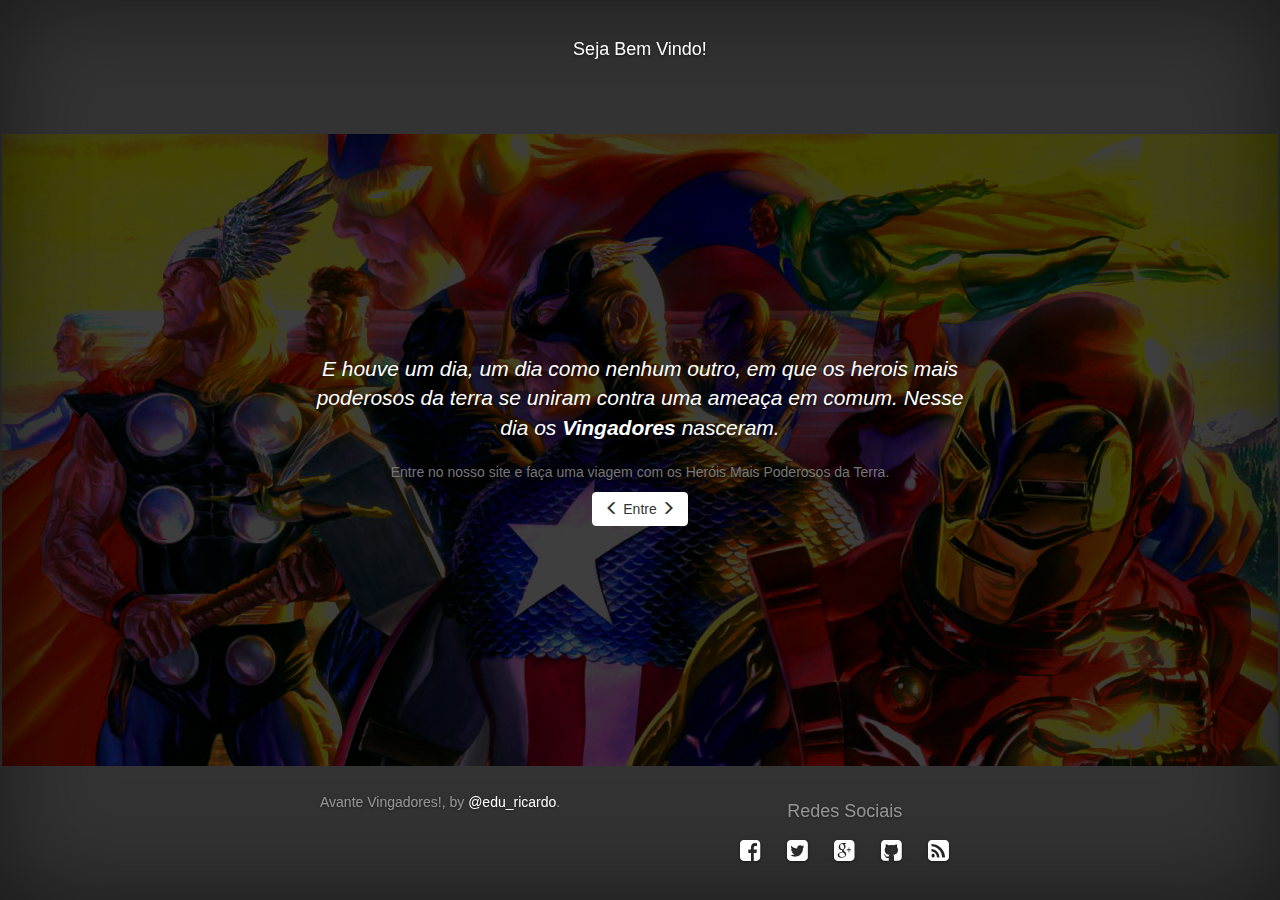
<file: index.html>
<!DOCTYPE html>
<html ng-app="avante">
  <head>
    <meta charset="utf-8">
    <meta http-equiv="X-UA-Compatible" content="IE=edge">
    <meta name="viewport" content="width=device-width, initial-scale=1">
	  <link rel="shortcut icon" href="./img/favicon.ico" />
    <!-- The above 3 meta tags *must* come first in the head; any other head content must come *after* these tags -->
    <title>Avante Vingadores</title>

    <!-- Bootstrap -->
    
    <link href="./bootstrap/css/bootstrap.min.css" rel="stylesheet">
    <link rel="stylesheet" type="text/css" href="./css/cover.css">
    <link rel="stylesheet" type="text/css" href="./css/style_index.css">
    <link rel="stylesheet" type="text/css" href="./font-awesome/css/font-awesome.css">

    <!-- HTML5 shim and Respond.js for IE8 support of HTML5 elements and media queries -->
    <!-- WARNING: Respond.js doesn't work if you view the page via file:// -->
    <!--[if lt IE 9]>
      <script src="https://oss.maxcdn.com/html5shiv/3.7.2/html5shiv.min.js"></script>
      <script src="https://oss.maxcdn.com/respond/1.4.2/respond.min.js"></script>
    <![endif]-->
  </head>
  <body ng-controller="BodyCtrl as corpo">

    <div class="site-wrapper">

      <div class="site-wrapper-inner">

        <div class="cover-container">

          <div class="masthead clearfix">
            <div class="inner">              
              <h4 class="cover-heading">Seja Bem Vindo!</h4>
            </div>
          </div>

          <div class="inner cover">
            
            <p class="lead"><em>E houve um dia, um dia como nenhum outro, em que os herois mais poderosos da terra se uniram contra uma ameaça em comum. Nesse dia os <strong>Vingadores</strong> nasceram.</em></p>
            <p class="text-muted">
              Entre no nosso site e faça uma viagem com os Heróis Mais Poderosos da Terra.
            </p>
            <p class="lead">
              <a href="home.html" class="btn btn-md btn-default"><span class="glyphicon glyphicon-menu-left"></span> Entre <span class="glyphicon glyphicon-menu-right"></span> </a>
            </p>
          </div>

          <div class="mastfoot">          	
            <div class="pull-left inner">
              <p>Avante Vingadores!, by <a href="https://twitter.com/edu_ricardo">@edu_ricardo</a>.</p>
            </div>
            <div class="pull-right inner">
          		<h4>Redes Sociais</h4>           		
          			<a class="btn btn-sm"><span class="fa fa-2x fa-facebook-square"></span></a>
          			<a class="btn btn-sm"><span class="fa fa-2x fa-twitter-square"></span></a>
          			<a class="btn btn-sm"><span class="fa fa-2x fa-google-plus-square"></span></a>
          			<a class="btn btn-sm"><span class="fa fa-2x fa-github-square"></span></a>
          			<a class="btn btn-sm"><span class="fa fa-2x fa-rss-square"></span></a>          			
          	</div>
          </div>

        </div>

      </div>

    </div>

    
    <!-- jQuery (necessary for Bootstrap's JavaScript plugins) -->
    <script type="text/javascript" src="./js/jquery-2.1.3.min.js"></script>
    <!-- Carregamento dos scripts ao final para influenciar menos no carregamento da pagina -->
    <script type="text/javascript" src="./angular/angular.min.js"></script> 
    <script type="text/javascript" src="./angular/angular-cookies.js"></script>
    <script type="text/javascript" src="./js/script.js"></script>

    <!-- Include all compiled plugins (below), or include individual files as needed -->
    <script type="text/javascript" src="./bootstrap/js/bootstrap.min.js"></script>	  

  </body>
</html>
</file>
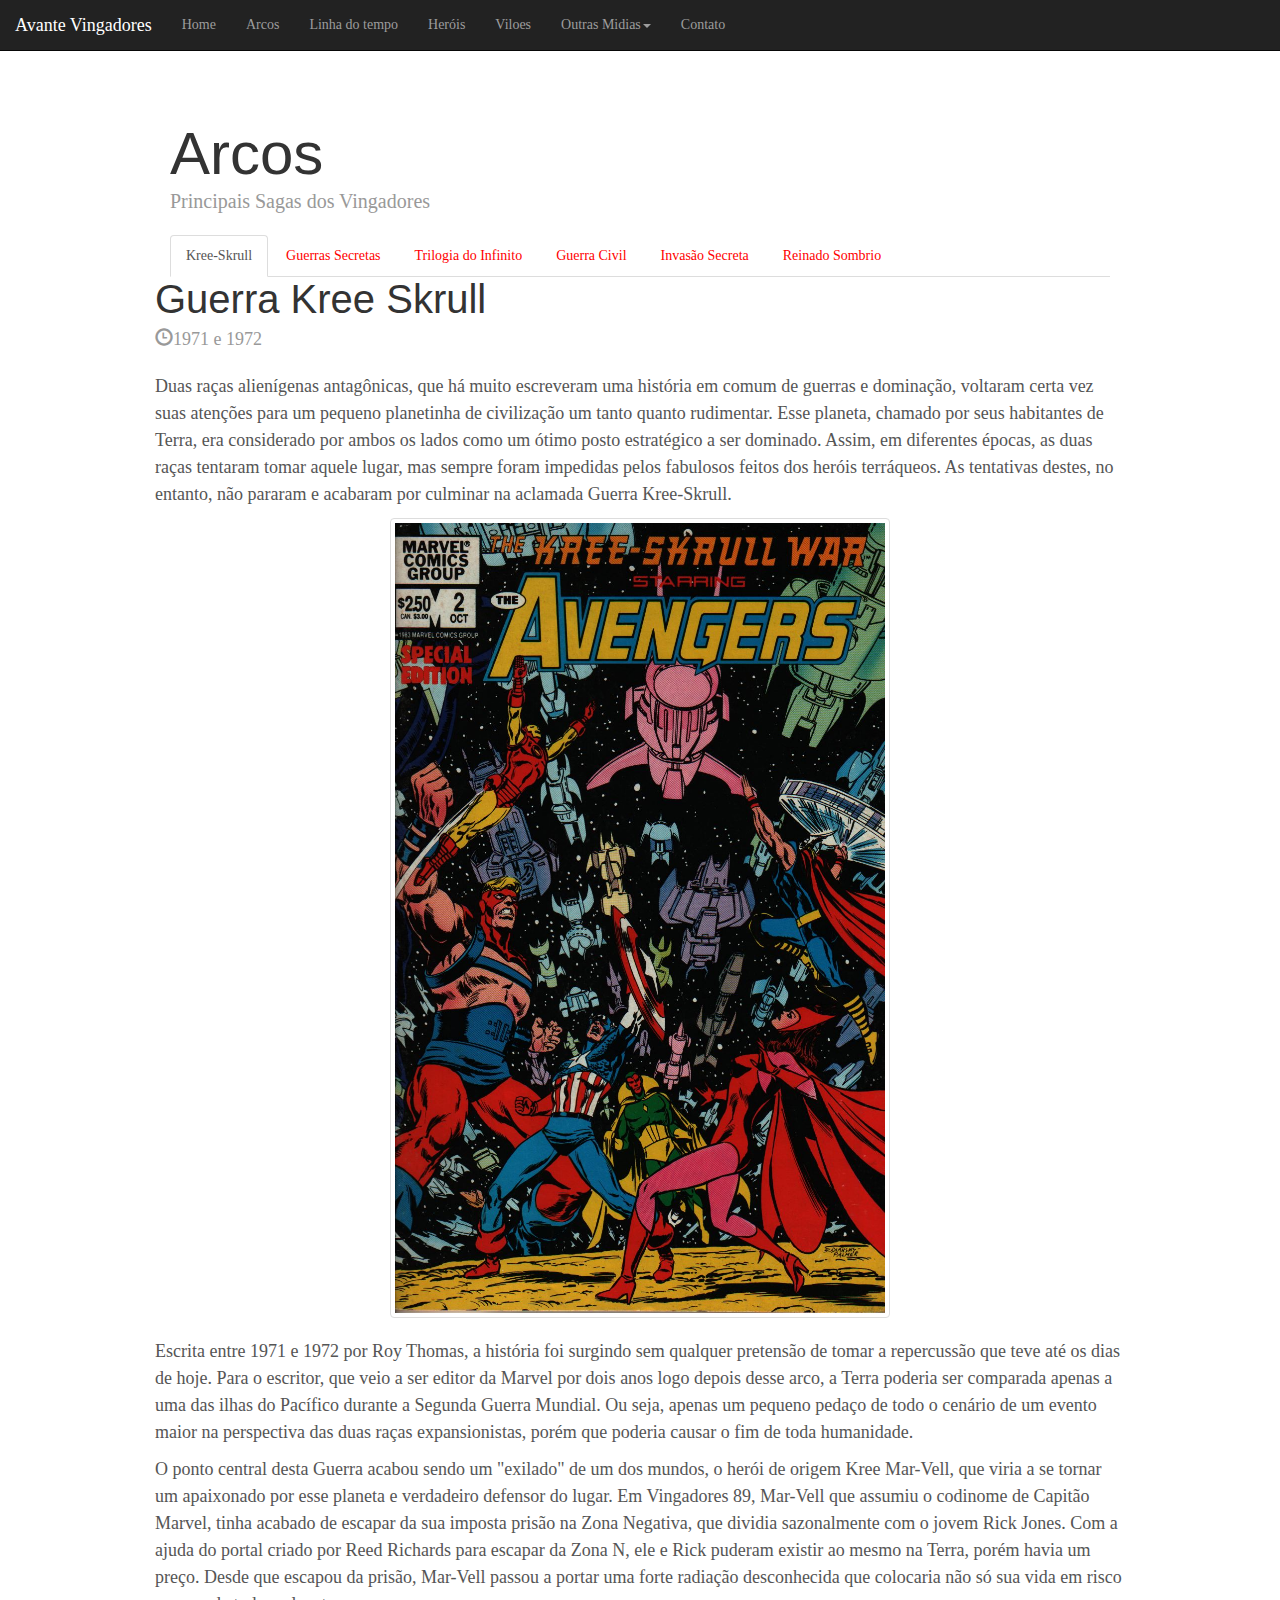
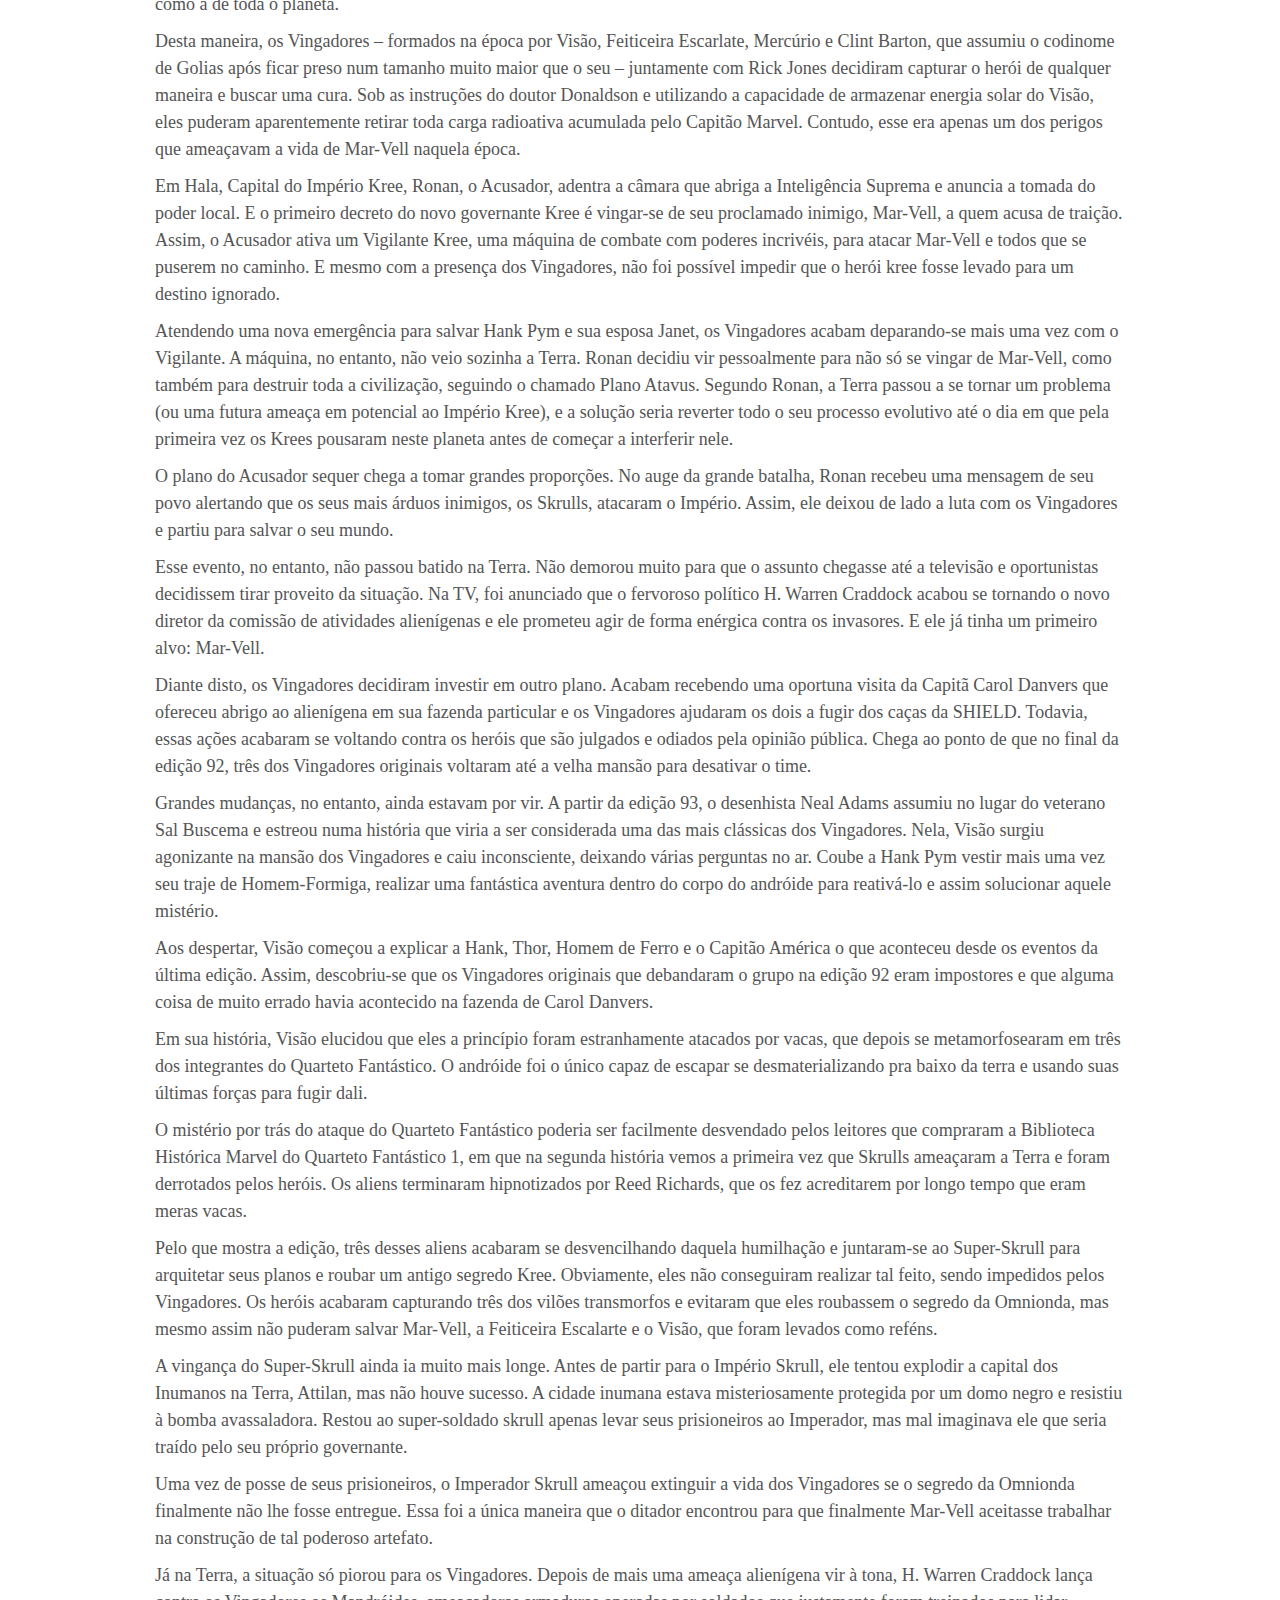
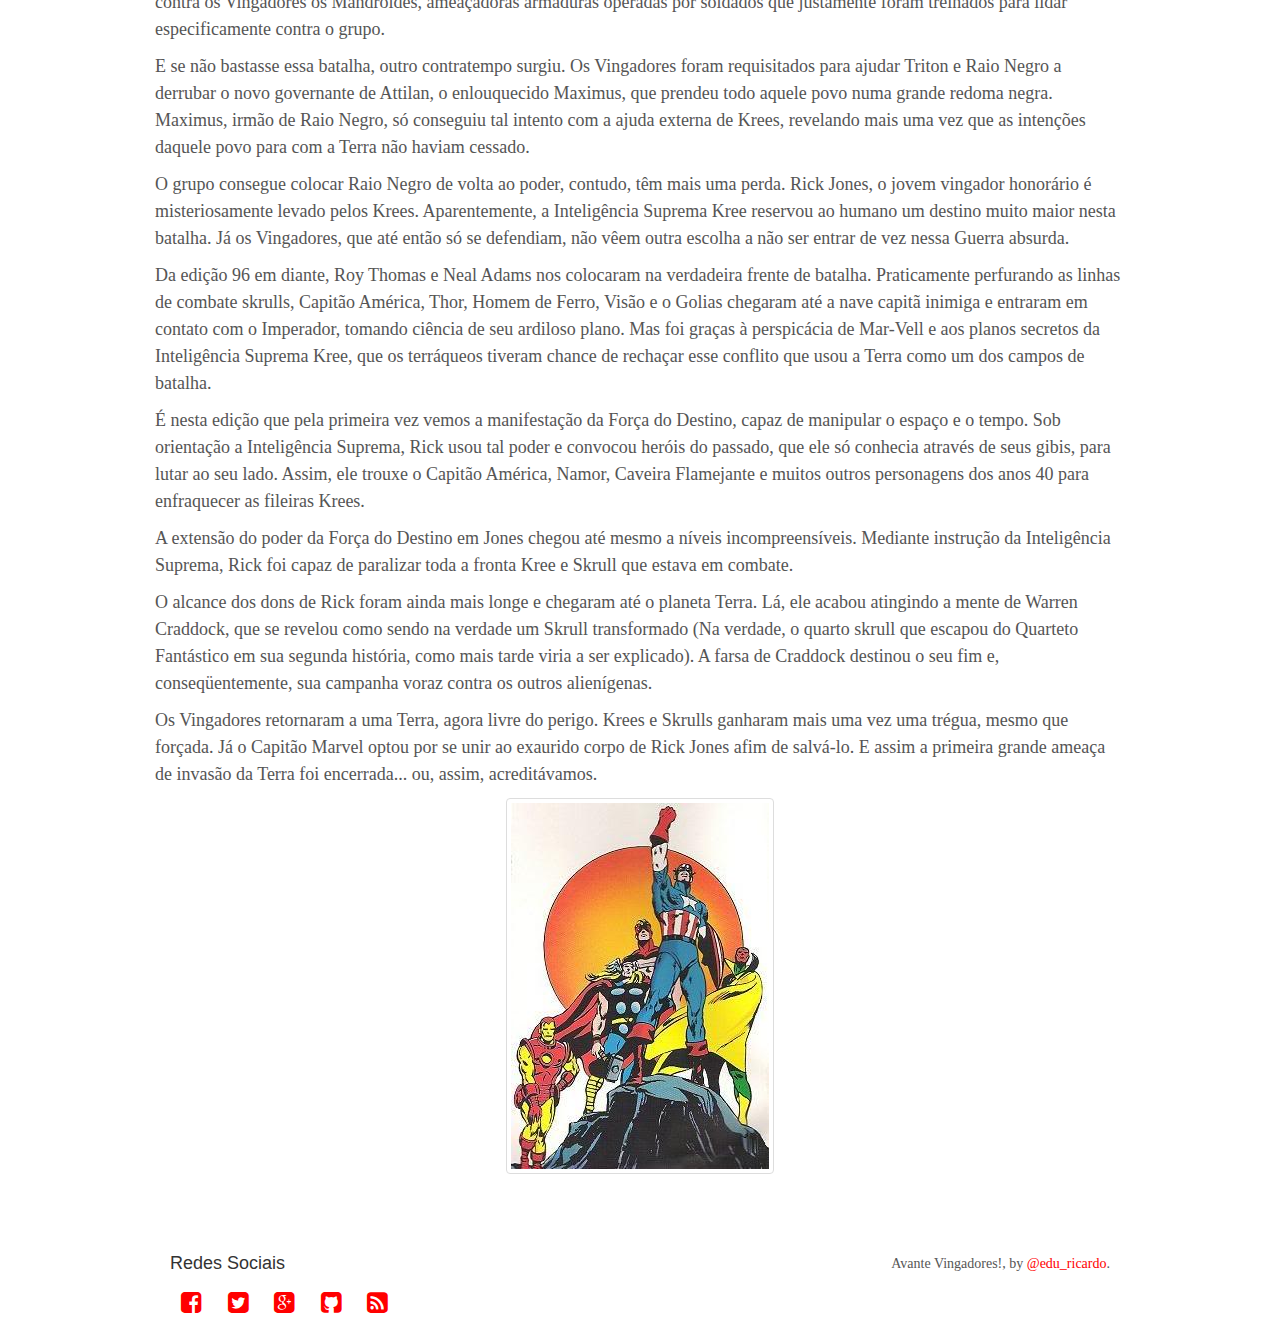
<file: arcos.html>
<!DOCTYPE html>
<html ng-app="avante">
<head>
    <meta charset="utf-8">
    <meta http-equiav="X-UA-Compatible" content="IE=edge">
    <meta name="viewport" content="width=device-width, initial-scale=1">
    <link rel="shortcut icon" href="./img/favicon.ico" />
    <!-- The above 3 meta tags *must* come first in the head; any other head content must come *after* these tags -->
    <title>Avante Vingadores</title>

    <!-- Bootstrap -->

    <link href="./bootstrap/css/bootstrap.css" rel="stylesheet">
    <link rel="stylesheet" type="text/css" href="./css/style.css">
    <link rel="stylesheet" type="text/css" href="./font-awesome/css/font-awesome.css">
    <link rel="stylesheet" type="text/css" href="./css/blog.css">

    <!-- HTML5 shim and Respond.js for IE8 support of HTML5 elements and media queries -->
    <!-- WARNING: Respond.js doesn't work if you view the page via file:// -->
    <!--[if lt IE 9]>
    <script src="https://oss.maxcdn.com/html5shiv/3.7.2/html5shiv.min.js"></script>
    <script src="https://oss.maxcdn.com/respond/1.4.2/respond.min.js"></script>
    <![endif]-->
</head>
<body ng-controller="BodyCtrl as body">

<menu-principal>
</menu-principal>

<div class="container">
    <div class="blog-header">
        <h1 class="blog-title">Arcos</h1>
        <p class="lead blog-description">Principais Sagas dos Vingadores</p>

        <div role="tabpanel">

            <!-- Nav tabs -->
            <ul class="nav nav-tabs" role="tablist">
                <li role="presentation" class="active"><a href="#kreeSkrull" aria-controls="kreeSkrull" role="tab" data-toggle="tab">Kree-Skrull</a></li>
                <li role="presentation"><a href="#secretWars" aria-controls="secretWars" role="tab" data-toggle="tab">Guerras Secretas</a></li>
                <li role="presentation"><a href="#infinityWars" aria-controls="infinityWars" role="tab" data-toggle="tab">Trilogia do Infinito</a></li>
                <li role="presentation"><a href="#civilWar" aria-controls="civilWar" role="tab" data-toggle="tab">Guerra Civil</a></li>
                <li role="presentation"><a href="#secretInvasion" aria-controls="secretInvasion" role="tab" data-toggle="tab">Invasão Secreta</a></li>
                <li role="presentation"><a href="#darkReign" aria-controls="darkReign" role="tab" data-toggle="tab">Reinado Sombrio</a></li>
            </ul>

            <!-- Tab panes -->
            <div class="tab-content">
                <div role="tabpanel" class="tab-pane active" id="kreeSkrull">
                    <div class="row">

                        <div class="blog-main">

                            <div class="blog-post">
                                <h2 class="blog-post-title">Guerra Kree Skrull</h2>
                                <p class="blog-post-meta"><i class="glyphicon glyphicon-time"></i>1971 e 1972</p>
                                <p>
                                    Duas raças alienígenas antagônicas, que há muito escreveram uma história em comum de guerras e dominação, voltaram certa vez
                                    suas atenções para um pequeno planetinha de civilização um tanto quanto rudimentar. Esse planeta, chamado por seus habitantes
                                    de Terra, era considerado por ambos os lados como um ótimo posto estratégico a ser dominado. Assim, em diferentes épocas, as
                                    duas raças tentaram tomar aquele lugar, mas sempre foram impedidas pelos fabulosos feitos dos heróis terráqueos. As tentativas
                                    destes, no entanto, não pararam e acabaram por culminar na aclamada Guerra Kree-Skrull.
                                </p>
                                <img class="thumbnail center-block" width="500px" height="800px" src="img/kree-skrull-1.jpg"/>
                                <p>
                                    Escrita entre 1971 e 1972 por Roy Thomas, a história foi surgindo sem qualquer pretensão de tomar a repercussão que teve até
                                    os dias de hoje. Para o escritor, que veio a ser editor da Marvel por dois anos logo depois desse arco, a Terra poderia ser
                                    comparada apenas a uma das ilhas do Pacífico durante a Segunda Guerra Mundial. Ou seja, apenas um pequeno pedaço de todo o
                                    cenário de um evento maior na perspectiva das duas raças expansionistas, porém que poderia causar o fim de toda humanidade.
                                </p>
                                <p>
                                    O ponto central desta Guerra acabou sendo um "exilado" de um dos mundos, o herói de origem Kree Mar-Vell, que viria a se
                                    tornar um apaixonado por esse planeta e verdadeiro defensor do lugar. Em Vingadores 89, Mar-Vell que assumiu o codinome de
                                    Capitão Marvel, tinha acabado de escapar da sua imposta prisão na Zona Negativa, que dividia sazonalmente com o jovem Rick
                                    Jones. Com a ajuda do portal criado por Reed Richards para escapar da Zona N, ele e Rick puderam existir ao mesmo na Terra,
                                    porém havia um preço. Desde que escapou da prisão, Mar-Vell passou a portar uma forte radiação desconhecida que colocaria não só sua vida em risco como a de toda o planeta.
                                </p>
                                <p>
                                    Desta maneira, os Vingadores – formados na época por Visão, Feiticeira Escarlate, Mercúrio e Clint Barton, que assumiu o
                                    codinome de Golias após ficar preso num tamanho muito maior que o seu – juntamente com Rick Jones decidiram capturar o herói
                                    de qualquer maneira e buscar uma cura. Sob as instruções do doutor Donaldson e utilizando a capacidade de armazenar energia
                                    solar do Visão, eles puderam aparentemente retirar toda carga radioativa acumulada pelo Capitão Marvel. Contudo, esse era
                                    apenas um dos perigos que ameaçavam a vida de Mar-Vell naquela época.
                                </p>
                                <p>
                                    Em Hala, Capital do Império Kree, Ronan, o Acusador, adentra a câmara que abriga a Inteligência Suprema e anuncia a tomada do
                                    poder local. E o primeiro decreto do novo governante Kree é vingar-se de seu proclamado inimigo, Mar-Vell, a quem acusa de
                                    traição. Assim, o Acusador ativa um Vigilante Kree, uma máquina de combate com poderes incrivéis, para atacar Mar-Vell e todos
                                    que se puserem no caminho. E mesmo com a presença dos Vingadores, não foi possível impedir que o herói kree fosse levado para
                                    um destino ignorado.
                                </p>
                                <p>
                                    Atendendo uma nova emergência para salvar Hank Pym e sua esposa Janet, os Vingadores acabam deparando-se mais uma vez com o
                                    Vigilante. A máquina, no entanto, não veio sozinha a Terra. Ronan decidiu vir pessoalmente para não só se vingar de Mar-Vell,
                                    como também para destruir toda a civilização, seguindo o chamado Plano Atavus. Segundo Ronan, a Terra passou a se tornar um
                                    problema (ou uma futura ameaça em potencial ao Império Kree), e a solução seria reverter todo o seu processo evolutivo até o
                                    dia em que pela primeira vez os Krees pousaram neste planeta antes de começar a interferir nele.
                                </p>
                                <p>
                                    O plano do Acusador sequer chega a tomar grandes proporções. No auge da grande batalha, Ronan recebeu uma mensagem de seu povo
                                    alertando que os seus mais árduos inimigos, os Skrulls, atacaram o Império. Assim, ele deixou de lado a luta com os Vingadores
                                    e partiu para salvar o seu mundo.
                                </p>
                                <p>
                                    Esse evento, no entanto, não passou batido na Terra. Não demorou muito para que o assunto chegasse até a televisão e
                                    oportunistas decidissem tirar proveito da situação. Na TV, foi anunciado que o fervoroso político H. Warren Craddock acabou se
                                    tornando o novo diretor da comissão de atividades alienígenas e ele prometeu agir de forma enérgica contra os invasores. E ele
                                    já tinha um primeiro alvo: Mar-Vell.
                                </p>
                                <p>
                                    Diante disto, os Vingadores decidiram investir em outro plano. Acabam recebendo uma oportuna visita da Capitã Carol Danvers
                                    que ofereceu abrigo ao alienígena em sua fazenda particular e os Vingadores ajudaram os dois a fugir dos caças da SHIELD.
                                    Todavia, essas ações acabaram se voltando contra os heróis que são julgados e odiados pela opinião pública. Chega ao ponto de
                                    que no final da edição 92, três dos Vingadores originais voltaram até a velha mansão para desativar o time.
                                </p>
                                <p>
                                    Grandes mudanças, no entanto, ainda estavam por vir. A partir da edição 93, o desenhista Neal Adams assumiu no lugar do
                                    veterano Sal Buscema e estreou numa história que viria a ser considerada uma das mais clássicas dos Vingadores. Nela, Visão
                                    surgiu agonizante na mansão dos Vingadores e caiu inconsciente, deixando várias perguntas no ar. Coube a Hank Pym vestir mais
                                    uma vez seu traje de Homem-Formiga, realizar uma fantástica aventura dentro do corpo do andróide para reativá-lo e assim
                                    solucionar aquele mistério.
                                </p>
                                <p>
                                    Aos despertar, Visão começou a explicar a Hank, Thor, Homem de Ferro e o Capitão América o que aconteceu desde os eventos da
                                    última edição. Assim, descobriu-se que os Vingadores originais que debandaram o grupo na edição 92 eram impostores e que
                                    alguma coisa de muito errado havia acontecido na fazenda de Carol Danvers.
                                </p>
                                <p>
                                    Em sua história, Visão elucidou que eles a princípio foram estranhamente atacados por vacas, que depois se metamorfosearam em
                                    três dos integrantes do Quarteto Fantástico. O andróide foi o único capaz de escapar se desmaterializando pra baixo da terra e
                                    usando suas últimas forças para fugir dali.
                                </p>
                                <p>
                                    O mistério por trás do ataque do Quarteto Fantástico poderia ser facilmente desvendado pelos leitores que compraram a
                                    Biblioteca Histórica Marvel do Quarteto Fantástico 1, em que na segunda história vemos a primeira vez que Skrulls ameaçaram a
                                    Terra e foram derrotados pelos heróis. Os aliens terminaram hipnotizados por Reed Richards, que os fez acreditarem por longo
                                    tempo que eram meras vacas.
                                </p>
                                <p>
                                    Pelo que mostra a edição, três desses aliens acabaram se desvencilhando daquela humilhação e juntaram-se ao Super-Skrull para
                                    arquitetar seus planos e roubar um antigo segredo Kree. Obviamente, eles não conseguiram realizar tal feito, sendo impedidos
                                    pelos Vingadores. Os heróis acabaram capturando três dos vilões transmorfos e evitaram que eles roubassem o segredo da
                                    Omnionda, mas mesmo assim não puderam salvar Mar-Vell, a Feiticeira Escalarte e o Visão, que foram levados como reféns.
                                </p>
                                <p>
                                    A vingança do Super-Skrull ainda ia muito mais longe. Antes de partir para o Império Skrull, ele tentou explodir a capital dos
                                    Inumanos na Terra, Attilan, mas não houve sucesso. A cidade inumana estava misteriosamente protegida por um domo negro e
                                    resistiu à bomba avassaladora. Restou ao super-soldado skrull apenas levar seus prisioneiros ao Imperador, mas mal imaginava
                                    ele que seria traído pelo seu próprio governante.
                                </p>
                                <p>
                                    Uma vez de posse de seus prisioneiros, o Imperador Skrull ameaçou extinguir a vida dos Vingadores se o segredo da Omnionda
                                    finalmente não lhe fosse entregue. Essa foi a única maneira que o ditador encontrou para que finalmente Mar-Vell aceitasse
                                    trabalhar na construção de tal poderoso artefato.
                                </p>
                                <p>
                                    Já na Terra, a situação só piorou para os Vingadores. Depois de mais uma ameaça alienígena vir à tona, H. Warren Craddock
                                    lança contra os Vingadores os Mandróides, ameaçadoras armaduras operadas por soldados que justamente foram treinados para
                                    lidar especificamente contra o grupo.
                                </p><p>
                                    E se não bastasse essa batalha, outro contratempo surgiu. Os Vingadores foram requisitados para ajudar Triton e Raio Negro a
                                    derrubar o novo governante de Attilan, o enlouquecido Maximus, que prendeu todo aquele povo numa grande redoma negra. Maximus,
                                    irmão de Raio Negro, só conseguiu tal intento com a ajuda externa de Krees, revelando mais uma vez que as intenções daquele
                                    povo para com a Terra não haviam cessado.
                                </p>
                                <p>
                                    O grupo consegue colocar Raio Negro de volta ao poder, contudo, têm mais uma perda. Rick Jones, o jovem vingador honorário é
                                    misteriosamente levado pelos Krees. Aparentemente, a Inteligência Suprema Kree reservou ao humano um destino muito maior nesta
                                    batalha. Já os Vingadores, que até então só se defendiam, não vêem outra escolha a não ser entrar de vez nessa Guerra absurda.
                                </p>
                                <p>
                                    Da edição 96 em diante, Roy Thomas e Neal Adams nos colocaram na verdadeira frente de batalha. Praticamente perfurando as
                                    linhas de combate skrulls, Capitão América, Thor, Homem de Ferro, Visão e o Golias chegaram até a nave capitã inimiga e
                                    entraram em contato com o Imperador, tomando ciência de seu ardiloso plano. Mas foi graças à perspicácia de Mar-Vell e aos
                                    planos secretos da Inteligência Suprema Kree, que os terráqueos tiveram chance de rechaçar esse conflito que usou a Terra como
                                    um dos campos de batalha.
                                </p>
                                <p>
                                    É nesta edição que pela primeira vez vemos a manifestação da Força do Destino, capaz de manipular o espaço e o tempo. Sob
                                    orientação a Inteligência Suprema, Rick usou tal poder e convocou heróis do passado, que ele só conhecia através de seus
                                    gibis, para lutar ao seu lado. Assim, ele trouxe o Capitão América, Namor, Caveira Flamejante e muitos outros personagens dos
                                    anos 40 para enfraquecer as fileiras Krees.
                                </p>
                                <p>
                                    A extensão do poder da Força do Destino em Jones chegou até mesmo a níveis incompreensíveis. Mediante instrução da
                                    Inteligência Suprema, Rick foi capaz de paralizar toda a fronta Kree e Skrull que estava em combate.
                                </p>
                                <p>
                                    O alcance dos dons de Rick foram ainda mais longe e chegaram até o planeta Terra. Lá, ele acabou atingindo a mente de Warren
                                    Craddock, que se revelou como sendo na verdade um Skrull transformado (Na verdade, o quarto skrull que escapou do Quarteto
                                    Fantástico em sua segunda história, como mais tarde viria a ser explicado). A farsa de Craddock destinou o seu fim e,
                                    conseqüentemente, sua campanha voraz contra os outros alienígenas.
                                </p>
                                <p>
                                    Os Vingadores retornaram a uma Terra, agora livre do perigo. Krees e Skrulls ganharam mais uma vez uma trégua, mesmo que
                                    forçada. Já o Capitão Marvel optou por se unir ao exaurido corpo de Rick Jones afim de salvá-lo. E assim a primeira grande
                                    ameaça de invasão da Terra foi encerrada... ou, assim, acreditávamos.
                                </p>
                                <img class="thumbnail center-block" src="img/kree-skrull-2.jpg"/>
                            </div>
                        </div>
                    </div>

                </div>

                <div role="tabpanel" class="tab-pane" id="secretWars">
                    <div class="row">

                        <div class="blog-main">

                            <div class="blog-post">
                                <h2 class="blog-post-title">Guerras Secretas</h2>
                                <p class="blog-post-meta"><i class="glyphicon glyphicon-time"></i> 1980</p>
                                <p>
                                    Guerras Secretas é o nome de uma mega série de quadrinhos produzida pela Marvel Comics nos anos 1980 que prometia revolucionar
                                    o universo de heróis da Empresa.
                                </p>
                                <img class="thumbnail center-block" width="800px" height="500px" src="img/secret-wars-3.jpg"/>
                                <p>
                                    A mega saga começa quando a entidade chamada Beyonder promove uma batalha nunca antes vista entre os maiores heróis e vilões
                                    do universo Marvel, oferecendo ao grupo vencedor, como prêmio, a realização de todos os seus desejos.
                                </p>
                                <p>
                                    Poucas séries na cronologia Marvel foram tão importantes como Guerras Secretas, uma imensa história em 12 partes, envolvendo
                                    os principais heróis e vilões do universo. A lista de convocados envolve medalhões do porte de Homen-Aranha, os X-Men e Hulk,
                                    do lado dos heróis, e Doutor Destino, Lagarto, Ultron e Galactus do lado dos vilões.
                                </p>
                                <p>
                                    A premissa é simples: uma entidade cósmica chamada Beyonder cria um planeta e transporta para lá os seres mais poderosos da
                                    Terra, dividindo-os em dois grupos. Sem mais delongas, Beyonder diz : “Destruam seus inimigos e todos os seus sonhos serão
                                    realizados! Nenhum de seus desejos me é impossível de realizar!” Pronto. A confusão está armada e brigas começam a surgir dos
                                    dois lados.
                                </p>
                                <p>
                                    Do lado heróico, o motivo para a discussão é a presença de Magneto, o arquiinimigo dos X-Men, que não é bem recebido para
                                    lutar do lado de Capitão América e companhia, por mais que Charles Xavier, o principal antagonista do mestre do magnetismo,
                                    defenda sua presença no grupo. Do lado do mal, a disputa pelo poder e pela liderança do grupo é o estopim de suas discussões.
                                    Também o fato de Galactus estar colocado ao lado dos vilões é discutível, uma vez que o personagem é uma entidade cósmica,
                                    longe das definições de “bem” e “mal”.
                                </p>
                                <p>
                                    Esta série é famosa, principalmente pelas repercussões que teve na cronologia dos personagens. A mais afetada foi, sem dúvida,
                                    a do Homem-Aranha, que encontrou, no planeta criado por Beyonder, o simbionte que se tornaria o seu famoso uniforme negro.
                                    Empolgado com uma roupa nova que não rasgava, que se tornava qualquer tipo de roupa civil e que, principalmente, produzia sua
                                    própria teia, o Homem-Aranha traz este uniforme de volta à Terra e continua a usá-lo em suas aventuras, mesmo após o fim da
                                    guerra de Beyonder, culminando com a criação do personagem Venom.
                                </p>
                                <img class="thumbnail center-block" src="img/guerras-secretas-2.jpg"/>
                                <h3>Publicação no Brasil</h3>
                                <p>
                                    Conhecida também pelo título original americano, Secret Wars, foi lançada no Brasil em 1986 pela Abril Jovem. Fazia parte de
                                    uma campanha publicitária mundial da Marvel, com o licenciamento de brinquedos da série. Como os direitos de licenciamento da
                                    linha de brinquedos no Brasil já havia sido concedida à Gulliver, empresa famosa no país por ter sido fabricante de brinquedos
                                    Marvel e DC nos anos 70 e 80, a série em quadrinhos precisava ser lançada no Brasil. No entanto, a cronologia de vários heróis
                                    no Brasil estava defasada em relação à cronologia americana. A solução da Abril foi alterar partes da história, suprimindo
                                    inclusive personagens como Vampira e Capitã Marvel, e também modificando o final da saga, para que tudo se encaixasse no
                                    momento em que a Marvel estava situada no Brasil.
                                </p>
                                <p>
                                    Anos depois, já na época onde a história se encaixaria na cronologia, a Abril lançaria um resumo dessa história, na revista
                                    Capitão América nº 119, na forma como ela foi originalmente concebida. Anos mais tarde, na revista A Teia do Aranha, a Abril
                                    relançaria na íntegra as Guerras Secretas originais. Mais recentemente lançada também pela Editora Panini
                                </p>
                                <img class="thumbnail center-block" src="img/guerras-secretas-1.jpg"/>
                            </div>
                        </div>
                    </div>
                </div>

                <div role="tabpanel" class="tab-pane" id="infinityWars">
                    <div class="row">

                        <div class="blog-main">

                            <div class="blog-post">
                                <h2 class="blog-post-title">Trilogia do Infinito</h2>
                                <p class="blog-post-meta"><i class="glyphicon glyphicon-time"></i>Década de 90</p>
                                <p>
                                    "Desafio Infinito" é uma minissérie em três partes do (então) expert em histórias cósmicas Jim Starlin, àquela minissérie se
                                    seguiram outras duas, chamadas, em ordem cronológica, "Guerra Infinita" e "Cruzada Infinita". Juntas, as três obras formaram a
                                    "Trilogia do Infinito", e contavam a saga do titã louco Thanos e seu amor pela Morte e os esforços dos herois em detê-lo (e
                                    depois, em deter as consequências das suas declarações de amor.)
                                </p>
                                <img class="thumbnail center-block" src="img/infinito.jpg"/>
                                <p>
                                    Mas a verdade é que, colocada de lado toda a questão cósmica e fantástica, algo se pode aprender dessa série, algo relevante
                                    para a vida. É disso que quero falar.
                                </p>
                                <p>
                                    Como disse anteriormente, a primeira fase da "Trilogia do Infinito" chama-se "Desafio Infinito". Nela, ficamos sabendo do amor
                                    (amor mesmo) de Thanos pela Morte e do seu plano para conquistar a atenção e o amor de sua amada: matar metade da população do
                                    Universo. Para executar tão hercúlea tarefa, ele precisa reunir as seis Jóias do Infinito (Espaço, Mente, Alma, Realidade,
                                    Tempo e Poder), artefatos poderosíssimos que, juntos, tornam o portador onipotente. Durante a trama, Thanos consegue alcançar
                                    seus objetivos: une as Jóias na chamada "Manopla do Infinito" e, com elas, dissipa metade da população do Universo. Isso faz
                                    com que os heróis da Terra sobreviventes, bem como os campeões de outros mundos (como o Starfox, irmão de Thanos, ou Adam
                                    Warlock) se empenhem em deter o vilão e reorganizar tudo.
                                </p>
                                <p>
                                    Naturalmente, depois das mais dramáticas batalhas, os heróis, tendo sido ajudados pelo acaso (a traição da neta de Thanos,
                                    Nebula), conseguem se apossar da Manopla e, em poder de Adam Warlock, ele a usa para consertar o caos gerado pelo titã louco,
                                    que acaba exilado.
                                </p>
                                <p>
                                    Para evitar que tamanho caos se repita, Warlock toma duas decisões: primeiro, desfaz a manopla, e distribui as Jóias entre um
                                    grupo intergalático conhecido como "Guarda do Infinito", ficando cada membro com uma jóia (Gamora com a jóia do Tempo; Pip com
                                    a jóia do Espaço; Drax, o destruidor, com a jóia do Poder; Serpente da Lua com a jóia da Mente e o próprio Warlock com a jóia
                                    da Alma. A última jóia, da Realidade, foi entregue a um sexto e secreto membro, para que não fosse retomada). Já na segunda
                                    decisão, Warlock decide expurgar de si todo o bem e todo o mal, restando a plena neutralidade. Das duas decisões, esta é a que
                                    acarretará os maiores danos.
                                </p>
                                <p>
                                    Pois então, ao "Desafio Infinito" se seguiu a "Guerra Infinita". Nela, vários heróis e vilões começam a ser atacadados por
                                    clones deturpados e malignos de si mesmos, as "contrapartes" (a mais famosa é a do Aranha, com seis braços e duas pernas).
                                    Inclusive Thanos (que vivia uma vida de fazendeiro no exílio pós-Desafio).
                                </p>
                                <p>
                                    A verdade é que a parte má de Warlock, chamada Magus, intentava contra o universo, e só a improvável união dos heróis, da
                                    Guarda do Infinito e de Thanos poderiam (e fatalmente conseguiuram) vencê-lo.
                                </p>
                                <p>
                                    Como se trata de uma trilogia, a terceira parte é um tanto óbvia: trata do embate dos heróis contra o lado bom de Warlock,
                                    chamada Deusa. Mas peraí: porque os heróis enfrentariam a parte boa de Warlock ainda se achando certos?
                                </p>
                                <p>
                                    Em "Cruzada Infinita" descobrimos que a bondade de Warlock se personificou na Deusa que, criando o Ovo Cósmico (uma arma de
                                    poder imenso, quase equivalente à Manopla do Infinito) e convocando para seu exército todos os heróis que tinham alguma
                                    relação com o divino (Tempestade dos X-men e Thor, por exemplo) pretendia expurgar todo o mal do universo, iniciando uma
                                    verdadeira cruzada.
                                </p>
                                <p>
                                    O problema, conforme descobrem os heróis sob o comando de Warlock, é que ao fazer isso a Deusa dizimaria toda a realidade. Era
                                    preciso evitá-la, claro.
                                </p>
                                <p>
                                    Provavelmente (ou melhor, muito provavelmente) o que vou falar agora passe longe de ser o objetivo de Jim Starlin quando
                                    escreveu "A Trilogia do Infinito", mas o que é uma obra senão um suporte para múltiplas interpretações?
                                </p>
                                <p>
                                    Diferente da primeira minissérie, as continuações ("Guerra" e "Cruzada" que são a mesma coisa em termos, com a diferença que a
                                    cruzada é uma guerra que se supõe santa) deixam de lado o niilismo de Thanos e seu amor impossível para se focarem no drama de
                                    Warlock, tendo de arcar com a decisão mais errada de sua vida, ainda que não menos bem intencionada. Onipontente, ao expurgar
                                    de si o bem e o mal, Adam esperava ter clareza em todas as decisões que, como Guardião da Jóia da Alma, teria de tomar dali em
                                    diante.
                                </p>
                                <p>
                                    Mas a pergunta é: retirada a essência dual do homem, o que sobra? E mais, descompensada pelo reflexo invertido, o bem ainda é
                                    bom e o mal ainda é mau?
                                </p>
                                <p>
                                    Assunto tangente no grande arco de Starlin, a conclusão que se chega é que, mesmo um sujeito que é considerado o homem
                                    perfeito (assim Warlock, que já se chamou simplesmente "Ele", é descrito) não pode existir de forma neutra. Afinal de contas,
                                    uma neutralidade humana (ou super humana) é impossível pois destrói a base: neutralizado, o homem se desumaniza. Vira uma
                                    pedra ou um metal, qualquer coisa que não um homem.
                                </p>
                                <p>
                                    Esse dilema já estava presente lá nos estudos de Husserl, lá nos meados do século XIX, já apontavam: pode-se procurar (e
                                    imprimir) neutralidade em tudo, desde que o homem não esteja no meio. Perceba que Husserl, ao fundar sua fenomenologia, não
                                    pregava a dualidade bem/mal no homem (isso é coisa do Jung), mas a não neutralidade. Toda consciência escolhe, impõe
                                    significado próprio, altera e modifica. O mundo só pode ser neutro se não estivermos nele ou se considerarmos que, parte do
                                    mundo, nossa capacidade de "desneutralizar" as coisas é tão natural que só considerando-a é que podemos chegar a um estado
                                    "neutro".
                                </p>
                                <p>
                                    Ao isolar o bem e o mal, Adam Warlock queria sempre decidir pelo "certo". Sem a noção de "errado" (provavelmente oriunda do
                                    bem e do mal conforme o cria) é possível ter certeza do certo?
                                </p>
                                <p>
                                    Pode ser que você pense toda essa discussão como inútil, por dois motivos: o primeiro, porque Adam Warlock é um personagem
                                    ficcional. Segundo porque, mesmo sendo ficcional, ele sequer é humano!
                                    Bem, para a primeira questão, vou sim a Carl Gustav Jung e Joseph Campbell, este especialista em mitologia.
                                </p>
                                <p>
                                    Na opinião de ambos, um mito, uma história ficcional, fantástica e que encerra em si uma explicação para algo do mundo, serve
                                    também como tradutora de um conflito humano. Algo indiretamente indizível pode ser traduzido, representado num mito.
                                </p>
                                <p>
                                    Sim, você não é bobo e percebeu que eu vou tomar a série de Jim Starlin como um mito. Sendo um, que questão humana ele encerra
                                    em si?
                                </p>
                                <p>
                                    Justamente a dualidade bem e mal. Quem não se angustia quando, querendo fazer o bem, acaba causando o mal? Ou, quando se
                                    percebe desejando realmente o mal a outrem? Quem não desejou conseguir ser simplesmente justo? Quem nunca quis para si a
                                    neutralidade plena? Jim Starlin encerra o caráter mítico de seu trabalho justamente ao colocar essas dúvidas no coração de
                                    Adam Warlock. Se no "Desafio..." Thanos fez tudo o que fez apenas por uma paixão, por amor, Warlock não quer repetir nada
                                    disso e se desumaniza.
                                </p>
                                <p>
                                    Engraçado é que essa desumanização inverte as posições: nas séries subsequentes ao "Desafio...", Thanos (que conservara sua
                                    humanidade) deixa de ser o vilão e, redimido, é peça fundamental para o sucesso dos heróis (inclusive, é ele o depositário
                                    secreto da Jóia da Realidade), enquanto que o todo o problema foi gerado pelo próprio (e deseumanizado) Adam Warlock! E,
                                    ironia das ironias, Jim Starlin põe essa coisa não humana que Adam Warlock se tornou pra cuidar de qual jóia? A da Alma, oras!
                                </p>
                                <p>
                                    Mas vamos inverter um pouco as posições. Quem nunca se percebeu querendo "corrigir" os defeitos de alguém? Lhe retirar o mau e
                                    usufruir apenas do que há de bom a se oferecer? Quantas vezes a gente não quis isso de nós mesmos?
                                </p>
                                <p>
                                    O problema é que o ser humano, como disse Sartre, é um todo, e não uma coleção. Não se pode tirar uma parte ou outra, nem
                                    acrescentar nada. Cada sujeito é uma pessoa completa e bem acabada, seja nos defeitos ou nas qualidades.
                                </p>
                                <p>
                                    Daí, pra se viver com uma pessoa, é preciso aceitar o "pacote completo": numa visão bem mercadológica, é preciso aceitar os
                                    defeitos (o mal) como sendo um preço a ser pago em prol das qualidades (o bem), sabendo que, sem essas coisas, não teríamos
                                    uma pessoa.
                                </p>
                                <p>
                                    Teríamos uma pedra ou um metal.
                                </p>
                                <p>
                                    E quem quer conviver com uma pedra ou um metal?
                                </p>
                                <p>
                                    Nem Adam Warlock quis...
                                </p>
                                <img class="thumbnail center-block" width="900px" height="600px" src="img/infinito2.jpg"/>
                            </div>
                        </div>
                    </div>
                </div>

                <div role="tabpanel" class="tab-pane" id="civilWar">
                    <div class="row">

                        <div class="blog-main">

                            <div class="blog-post">
                                <h2 class="blog-post-title">Guerra Civil</h2>
                                <p class="blog-post-meta"><i class="glyphicon glyphicon-time"></i>2007</p>
                                <p>
                                    A Guerra Civil da Marvel foi uma série de quadrinhos escrita por Mark Millar e lançada em 2006-2007. Nesse arco, os
                                    norte-americanos começam a ver os supers como uma ameaça e resolvem que eles precisam começar a prestar contas para o governo.
                                </p>
                                <img class="thumbnail center-block" width="900px" height="400px" src="img/civil-war-1.jpg"/>
                                <p>
                                    As coisas ficam tensas depois de que um grupo de heróis, chamado New Warriors, explode uma escola e mata diversas crianças ao
                                    enfrentar um grupo de super vilões. O governo então passa uma lei chamada de “Super Hero Registration Act”, que obriga os
                                    supers a se registrarem, tornando-se funcionários pagos do governo, tendo que prestar contas e dar satisfações. Os heróis que
                                    não se registrarem serão considerados criminosos e serão caçados pelos heróis registrados.
                                </p>
                                <p>
                                    Isso divide o universo dos heróis Marvel essencialmente em dois. O Capitão América afirma que aquilo é loucura, e se nega  a
                                    caçar heróis que arriscam suas vidas todos os dias pelo bem dos civis e que precisam manter suas identidades secretar para
                                    proteger seus entes queridos. Ele então recruta Luke Cage, Falcon e vários outros heróis para o seu lado. Eles passam   viver
                                    com fugitivos, tendo que se esconder e usar disfarces.
                                </p>
                                <p>
                                    Enquanto isso, Tony Stark percebe que é inútil resistir à lei. Ela VAI passar e o governo vai tentar aplica-la e, resistir a
                                    ela só iria criar conflito e fazer com que os vilões pudessem se aproveitar do caos. Ele tenta influenciar os outros heróis
                                    para que eles cooperem pacificamente, evitando conflito e dando um exemplo para os heróis menores, mas é só parcialmente
                                    sucedido, conseguindo levar heróis como o sr. Fantástico e Hank Pym para o lado da lei.
                                </p>
                                <p>
                                    O problema é que o Capitão América é, bem, ele é o CAPITÃO AMÉRICA. Por mais que o governo, e o Homem de Ferro, e meio mundo
                                    de autoridades pregue que a lei de registro é a coisa certa, o Capitão América é contra ela e, por sabe-se lá quantos anos, o
                                    Capitão América tem sido um símbolo do ideal norte-americano. Ele representa o bem e a liberdade e mais um bando de coisas. E,
                                    se ele é contra a lei, será que é possível que ele esteja realmente errado?
                                </p>
                                <p>
                                    O quebra-pau entre super-heróis dura um bom tempo e tem algumas casualidades. É muito interessante ver o lado que cada um dos
                                    heróis toma nesse conflito e os motivos de cada um. Quem fica do lado de Tony Stark? Quem fica do lado do Capitão America? E
                                    quem foge do país? Existem momentos verdadeiramente reveladores e os nossos personagens favoritos da Marvel (Homem de Ferro,
                                    Capitão América, Wolverine e Homem-Aranha, etc) têm suas chances de brilhar.
                                </p>
                                <p>
                                    É uma leitura muito boa, onde os super-heróis precisam fazer escolhas difíceis, que nos lembra que, apesar de terem super
                                    poderes, eles ainda são (em sua maioria) humanos.
                                </p>
                                <img class="thumbnail center-block" width="950px" height="600px" src="img/civil-war-2.jpg"/>
                            </div>
                        </div>
                    </div>
                </div>

                <div role="tabpanel" class="tab-pane" id="secretInvasion">
                    <div class="row">

                        <div class="blog-main">

                            <div class="blog-post">
                                <h2 class="blog-post-title">Invasão Secreta</h2>
                                <p class="blog-post-meta"><i class="glyphicon glyphicon-time"></i>2008</p>
                                <p>
                                    Após a clássica história: Guerra Kree-Skrull, um grupo muito especial de super-seres – Homem de Ferro, Senhor Fantástico,
                                    Namor, Raio Negro, Professor Charles Xavier e o Doutor Estranho – uniram-se em um grupo chamado: Illuminati para secretamente
                                    enfrentar os Skrulls, sem evolver a comunidade heroica ou as forças da Terra.
                                </p>
                                <img class="thumbnail center-block" src="img/secret-invasion-2.jpg"/>
                                <p>
                                    Eles atacaram o império dos transmorfos e deixaram claro que qualquer futura tentativa de invasão ao seu planeta iria provocar
                                    mais represálias, ainda mais agressivas das que esse poderoso grupo infringiu aos alienígenas. Entretanto nem tudo saiu como
                                    combinado, apesar da imensa concentração de gênios ali reunida. Eles foram capturados e intensamente estudados antes que
                                    conseguissem escapar.
                                </p>
                                <p>
                                    Tempos depois, a Princesa Veranke, atual sucessora ao trono Skrull, clama a existência de uma profesia que fala da futura
                                    aniquilação do planeta natal de sua espécie. No entanto,Dorrek, o atual imperador, ordena que ela fosse exilada em um “mundo
                                    prisão”, sob a acusação de incitar extremismo religioso.
                                </p>
                                <p>
                                    Mas após a destruição do planeta natal dos Skrulls pela entidade cósmica Galactus, Veranke se tornou imperatriz por linhagem
                                    sanguínea e imediatamente guia uma invasão à Terra, sob o pretexto de que o planeta é por direito território do império. Só
                                    que agora armados de intenso conhecimento sobre os super-humanos, ganhado através do estudo dos Illuminati no passado.
                                </p>
                                <p>
                                    Assim os Skrulls capturam vários heróis e se infiltram nas defesas do planeta, com a própria imperatriz Veranke tomando o
                                    lugar da heroína Mulher-Aranha. E após os fatos que levaram à fuga de dezenas de super-vilões da prisão de segurança máxima
                                    chamada Balsa, ela se torna uma Nova Vingadora.
                                </p>
                                <p>
                                    Elektra, a líder da organização ninja Tentáculo, é revelada como uma Skrull chamada Pegon, após morrer em uma batalha com os
                                    Novos Vingadores. Veranke leva o corpo para Tony Stark – líder do grupo oficial dos Maiores Heróis da Terra – com o intuito de
                                    incitar desconfiança entre a comunidade super-humana e as duas equipes. E os Illuminati enfrentam um impostor que se fazia
                                    passar pelo líder dos Inumanos, Raio negro.
                                </p>
                                <p>
                                    Após várias batalhas entre os heróis da Terra e os Skrulls em Manhattan e na Terra Selvagem, o Senhor Fantástico finalmente
                                    consegue desenvolver um equipamento capaz de detectar os alienígenas que se fazem passar por humanos e heróis. Veranke
                                    eventualmente reagrupa suas tropas em Nova York e as forças combinadas dos dois grupos de Vingadores, há muitos separados em
                                    duas facções de ideologias diferentes – além de outros famosos personagens Marvel – se reúnem novamente em uma imensa força
                                    que derrota a armada invasora.
                                </p>
                                <p>
                                    Na batalha final, Veranke é seriamente ferida pelo vingador Gavião Arqueiro e uma “bomba genética” implantada na heroína Vespa
                                    há muito tempo, é ativada. A explosão que visava destruir toda a ilha é contida pelo recém reaparecido Thor, mas ao custo da
                                    vida de Janet Van Dine.
                                </p>
                                <p>
                                    Veranke é atingida e morta por Norman Osborn,o ex vilão anteriormente conhecido como Duende Verde, com uma arma criada através
                                    de conhecimento sob a fisiologia Skrull roubado pelo mercenário Deadpoll. Os últimos remanescentes da armada alien são
                                    destruídos ou capturados. A S.H.I.E.L.D. é dissolvida por ordem presidencial e Orborn é eleito pelo governo americano como o
                                    novo diretor da organização que iria substituí-la, a H.A.M.M.E.R., dando início a uma fase da editora que viria a ser
                                    conhecida como: Reino Sombrio.
                                </p>
                                <img class="thumbnail center-block" width="900px" height="668px" src="img/secret-invasion-1.jpg"/>
                            </div>
                        </div>
                    </div>
                </div>

                <div role="tabpanel" class="tab-pane" id="darkReign">
                    <div class="row">

                        <div class="blog-main">

                            <div class="blog-post">
                                <h2 class="blog-post-title">Reinado Sombrio</h2>
                                <p class="blog-post-meta"><i class="glyphicon glyphicon-time"></i>2009</p>
                                <p>
                                    Osborn ganha as chaves do “reino”, ou seja, a Iniciativa. Tudo aquilo que o Homem de Ferro criou – forçar os super-heróis a
                                    serem registrados com o governo e estarem sobre comando de um departamento chamado Iniciativa – agora passou pras mãos de um
                                    dos maiores super-vilões da história da Marvel.
                                </p>
                                <img class="thumbnail center-block" src="img/dark-reign-1.jpg"/>
                                <p>
                                    O Capitão avisou. Stark fez toda essa lambança achando que não teria problema, porque ele, um sujeito de “boas
                                    intenções” estava no poder. Mas conforme disse Rogers em determinado momento de Guerra Civil: “Um dia tanto poder vai cair em
                                    mãos erradas”.
                                </p>
                                <p>
                                    Pois caiu. Tony Stark preparou a cama, e agora Norman Osborn deitou nela. Ele comanda todos os super-heróis da América. Mas
                                    continua sendo o vilão de sempre. De imediato, ele reúne as figuras de maior poder do mundo superhumano e reconhecidamente sem
                                    muitos escrúpulos: Doutor Destino, monarca da Latvéria; Capuz, o novo rei do crime; Loki, deus(a) de Asgard e inimigo de Thor;
                                    Namor, o príncipe submarino; e Emma Frost, a co-líder dos X-Men!
                                </p>
                                <p>
                                    Namor e a Rainha Branca estarem na “Cabala” (como a sociedade secreta é conhecida) não é tão estranho quanto parece: Namor
                                    começou sua carreira como inimigo da humanidade, e nessas décadas todas o “mundo da superfície” apenas piorou sua relação com
                                    os atlantes. Já os X-Men deixaram de acreditar na integração entre humanos e mutantes, e tem a sua própria sobrevivência como
                                    prioridade. Emma Frost, mais uma vez, irá fazer o que for preciso para garantir a sobrevivência dos mutantes. Inclusive
                                    compactuar com os vilões, como na sua época de Clube do Inferno.
                                </p>
                                <p>
                                    O pacto que Norman propõe é de auto-ajuda. Ao invés de combater as grandes ameaças a humanidade – Doutor Destino, um
                                    terrorista conhecido; Capuz, líder do crime organizado; Loki, dos deuses asgardianos que estão vivendo nos EUA; Namor, líder
                                    dos atlantes, nação belicosa a América; e Emma Frost, da tão temida “ameaça” mutante – Osborn INTELIGENTEMENTE pensou em fazer
                                    o que Stark nunca fez, ou seja propor um acordo: ele vai dar o que eles querem, e assim as coisas vão parecer em paz, os EUA
                                    vão ficar feliz, e Norman vai continuar sendo o herói do dia.
                                </p>
                                <p>
                                    Por isso, ele devolve o Doutor Destino ao seu país e ao seu trono (ele tinha sido preso pelos vingadores do Homem de Ferro);
                                    promete ao Capuz que vai olhar pro lado enquanto sua quadrilha pratica crimes; promete a Loki que vai ajudá-la a derrubar Thor
                                    e colocar Asgard de volta nos céus (e longe da América, como o governo e o povo quer); Promete a Namor que os atlantes não
                                    serão mais perseguidos; e a mesma coisa para Emma Frost, em relação aos mutantes, desde que eles não causem mais problemas aos
                                    EUA.
                                </p>
                                <p>
                                    Politicamente, Reinado Sombrio é um salto de qualidade da Marvel e do próprio Brian Michael Bendis, que tinha demonstrado
                                    alguma ingenuidade política em Invasão Secreta, mais aqui parece estar mais antenado, quase tanto como um Mark Millar (o
                                    escritor da Marvel que mais entende de política hoje em dia).
                                </p>
                                <p>
                                    A Marvel deu uma bola dentro quando permitiu Reinado Sombrio: imagine a vida dos super-heróis se os vilões fossem os reis da
                                    cocada preta e isso fosse a coisa mais normal do mundo? Pois foi isso que aconteceu, os caras maus venceram, e a vida dos
                                    heróis vai se transformar num inferno. Toda aquela estrutura que o homem de ferro (mui amigo) montou pra perseguir
                                    super-heróis não registrados, agora está nas mãos do Duende Verde. E enquanto os vilões agora se travestem de super-heróis, os
                                    verdadeiros heróis (inclusive os anteriormente registrados) agora são inimigos públicos e perseguidos pelas forças da Hammer
                                    (a substituta da Shield, que foi desmantelada pela ONU).
                                </p>
                                <p>
                                    Chega a ser irônico ver o Facista de Ferro, Tony Stark, de repente se tornar o Homem mais procurado do mundo, no excelente
                                    arco de histórias da série do Homem de Ferro (publicada na revista Avante Vingadores), e sentir na pele o que o Capitão
                                    América sentiu. Bom, Latinha, aqui se faz, aqui se paga. E a vendida da Miss Marvel, agora vive a vida dos Novos Vingadores
                                    que tanto perseguiu.
                                </p>
                                <p>
                                    O grupo de Vingadores do governo que era do Homem de Ferro e da Miss Marvel não existe mais como os conhecíamos. No lugar
                                    deles, Norman Osborn colocou antigos super-vilões, mal carateres da mais fina estirpe, disfarçados inclusive de super-heróis
                                    conhecidos: a sociopata Rocha Lunar assume a identidade de Miss Marvel; o psicótico Mercenário se veste como o Gavião
                                    Arqueiro; Venon se disfarça como o Homem-Aranha; Daken, o filho rebelde do Wolverine, encarna o próprio pai. Completando o
                                    time, o “superman esquizofrênico” da Marvel, Sentinela, e Ares, o meio-irmão e arqui-inimigo de Hércules. O próprio Norman
                                    adapta as armaduras deixadas por Tony Stark, e se torna o “Patriota de Ferro”.
                                </p>
                                <img class="thumbnail center-block" width="900px" height="600px" src="img/dark-reign-2.jpg"/>
                            </div>
                        </div>
                    </div>
                </div>
            </div>

        </div>
    </div>

    <!-- FOOTER -->
    <footer-principal>
    </footer-principal>
</div><!-- /.container -->


<!-- jQuery (necessary for Bootstrap's JavaScript plugins) -->
<script type="text/javascript" src="./js/jquery-2.1.3.min.js"></script>
<!-- Carregamento dos scripts ao final para influenciar menos no carregamento da pagina -->
<script type="text/javascript" src="./angular/angular.min.js"></script>
<script type="text/javascript" src="./angular/angular-cookies.js"></script>
<script type="text/javascript" src="./js/script.js"></script>

<!-- Include all compiled plugins (below), or include individual files as needed -->
<script type="text/javascript" src="./bootstrap/js/bootstrap.min.js"></script>
<script type="text/javascript" src="./js/holder.js"></script>
</body>
</html>
</file>
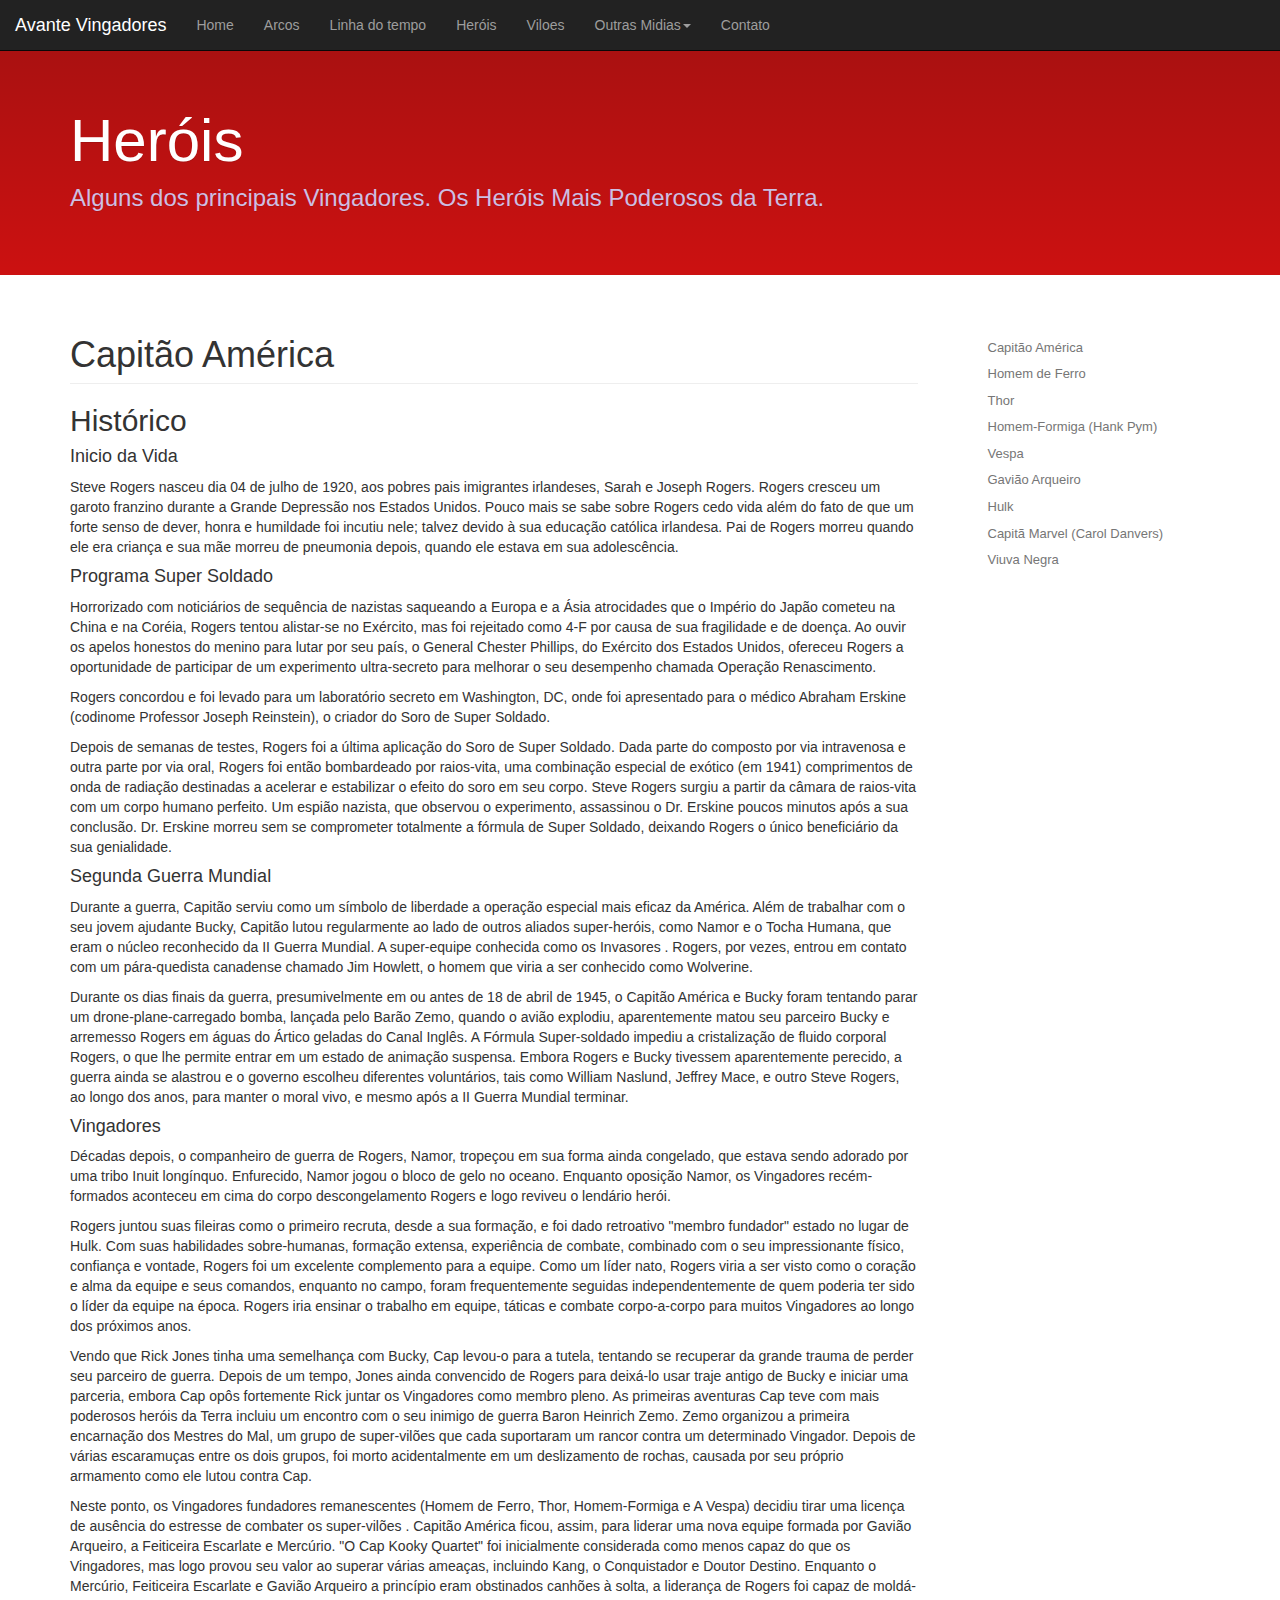
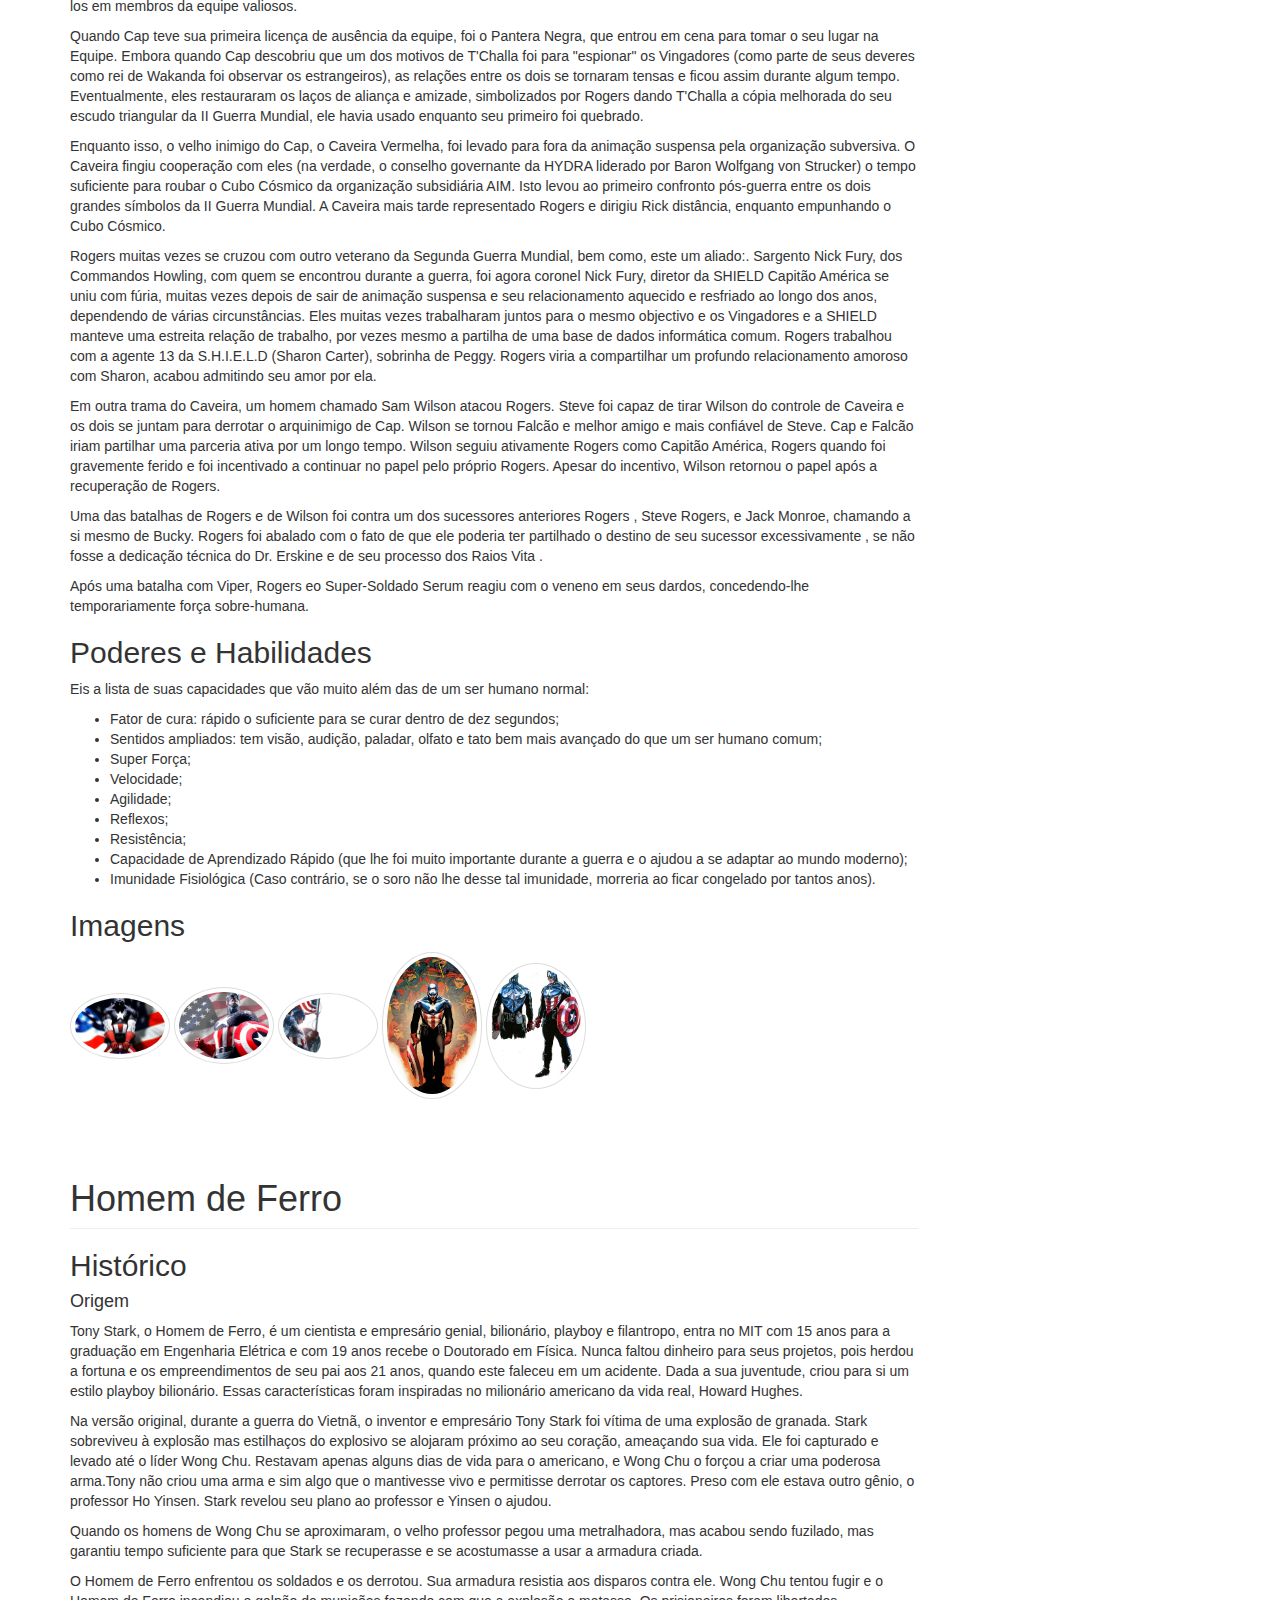
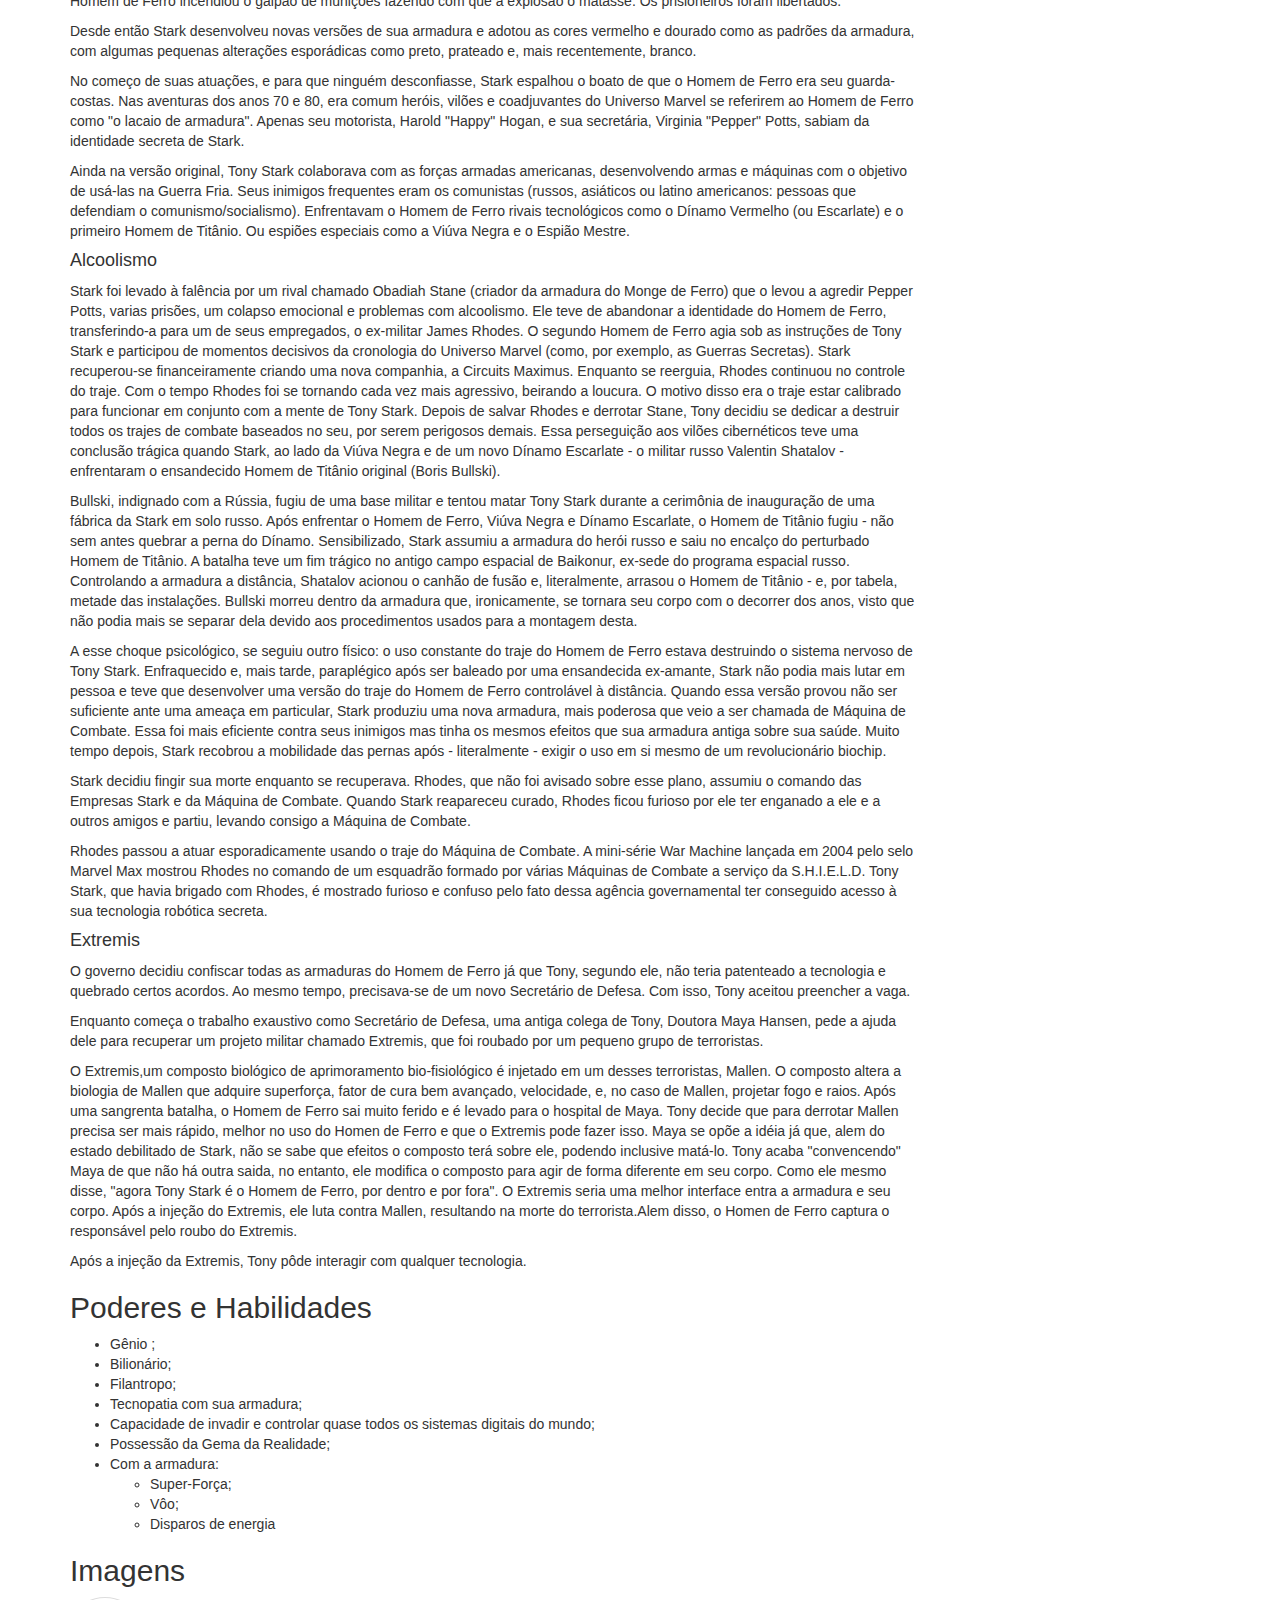
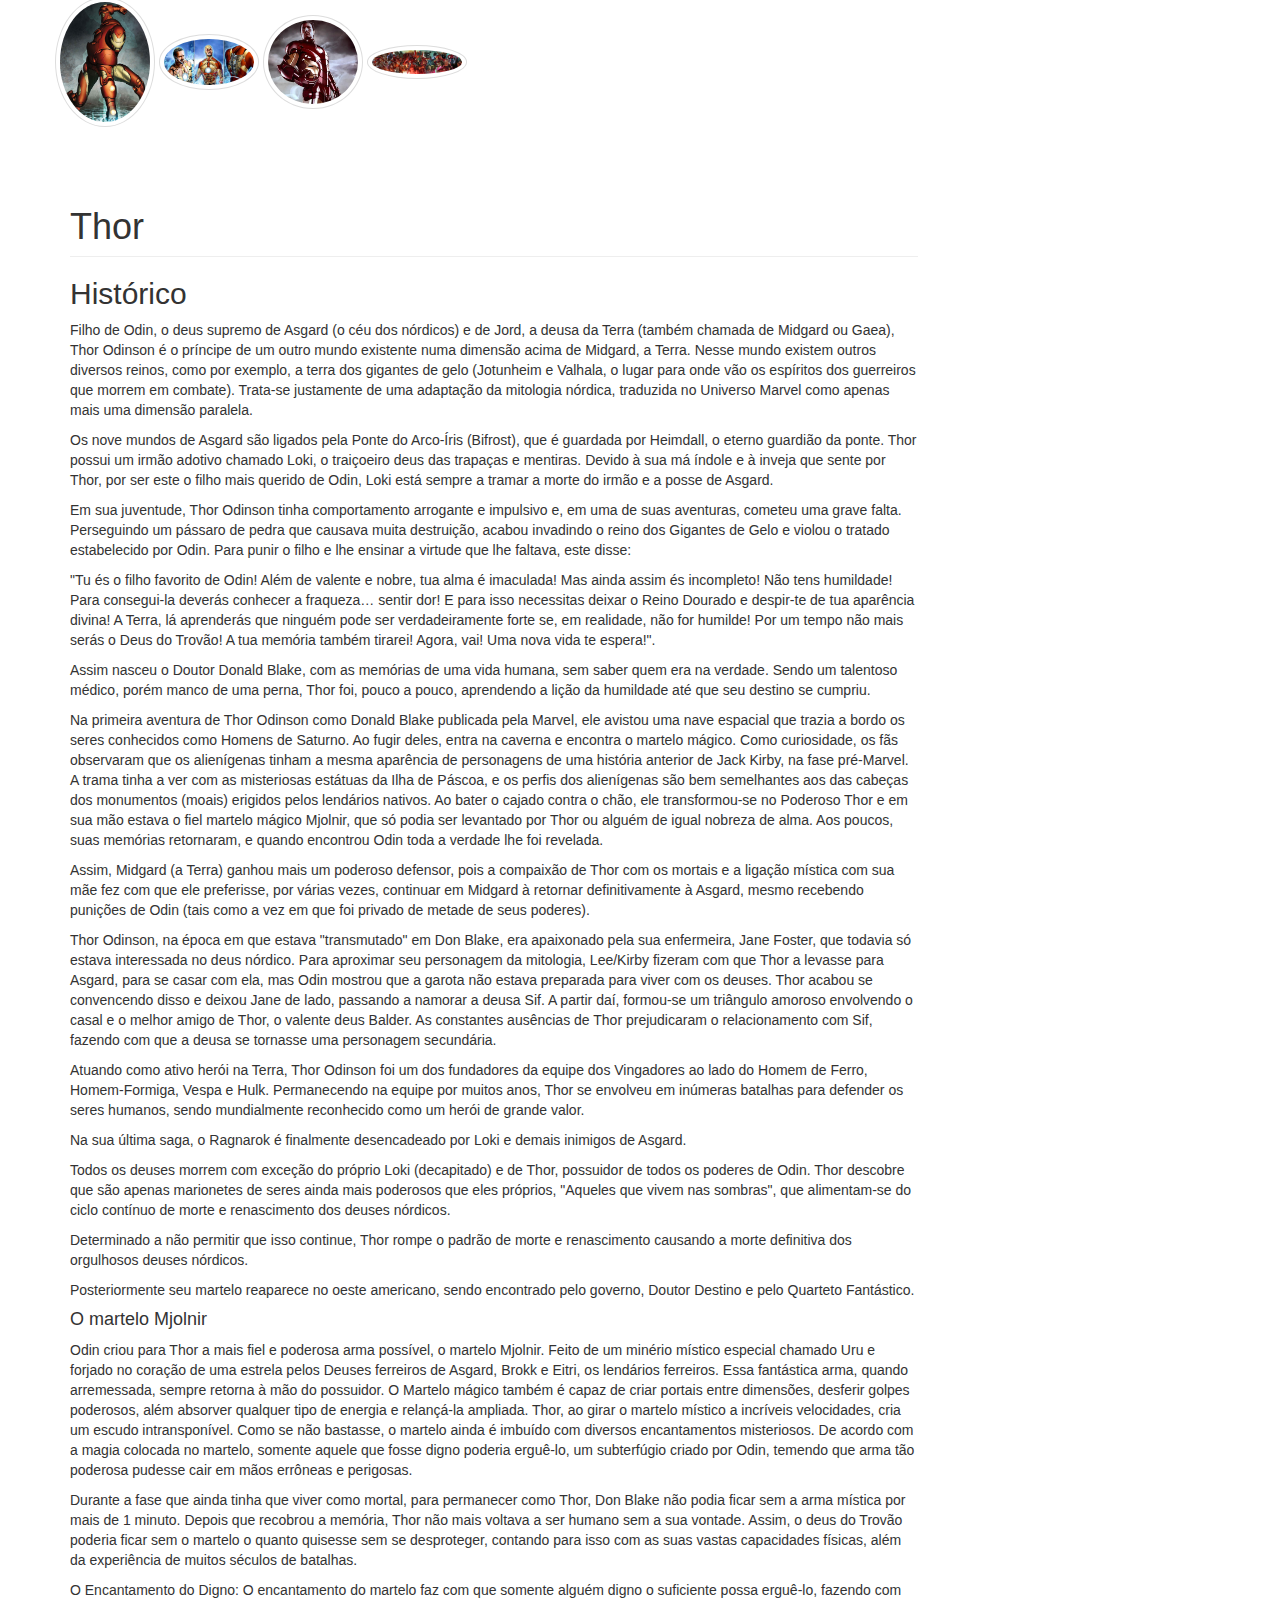
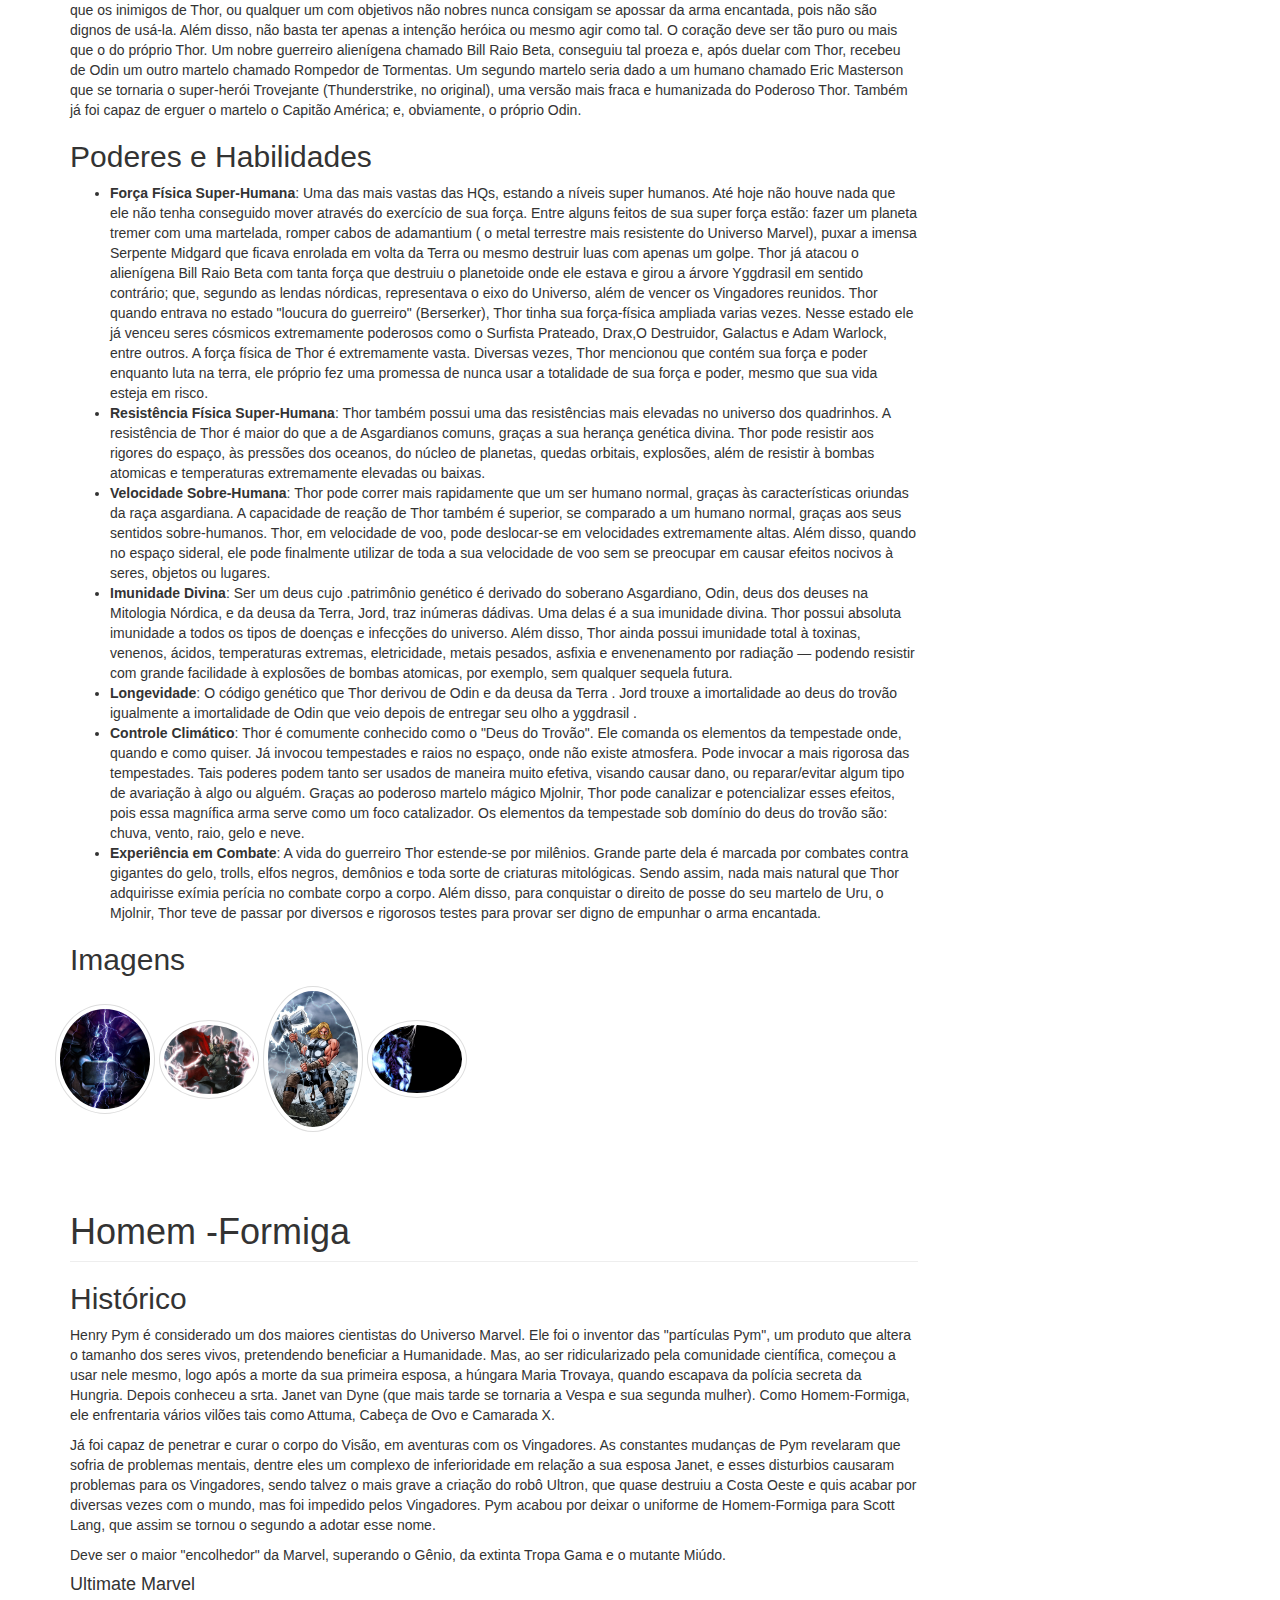
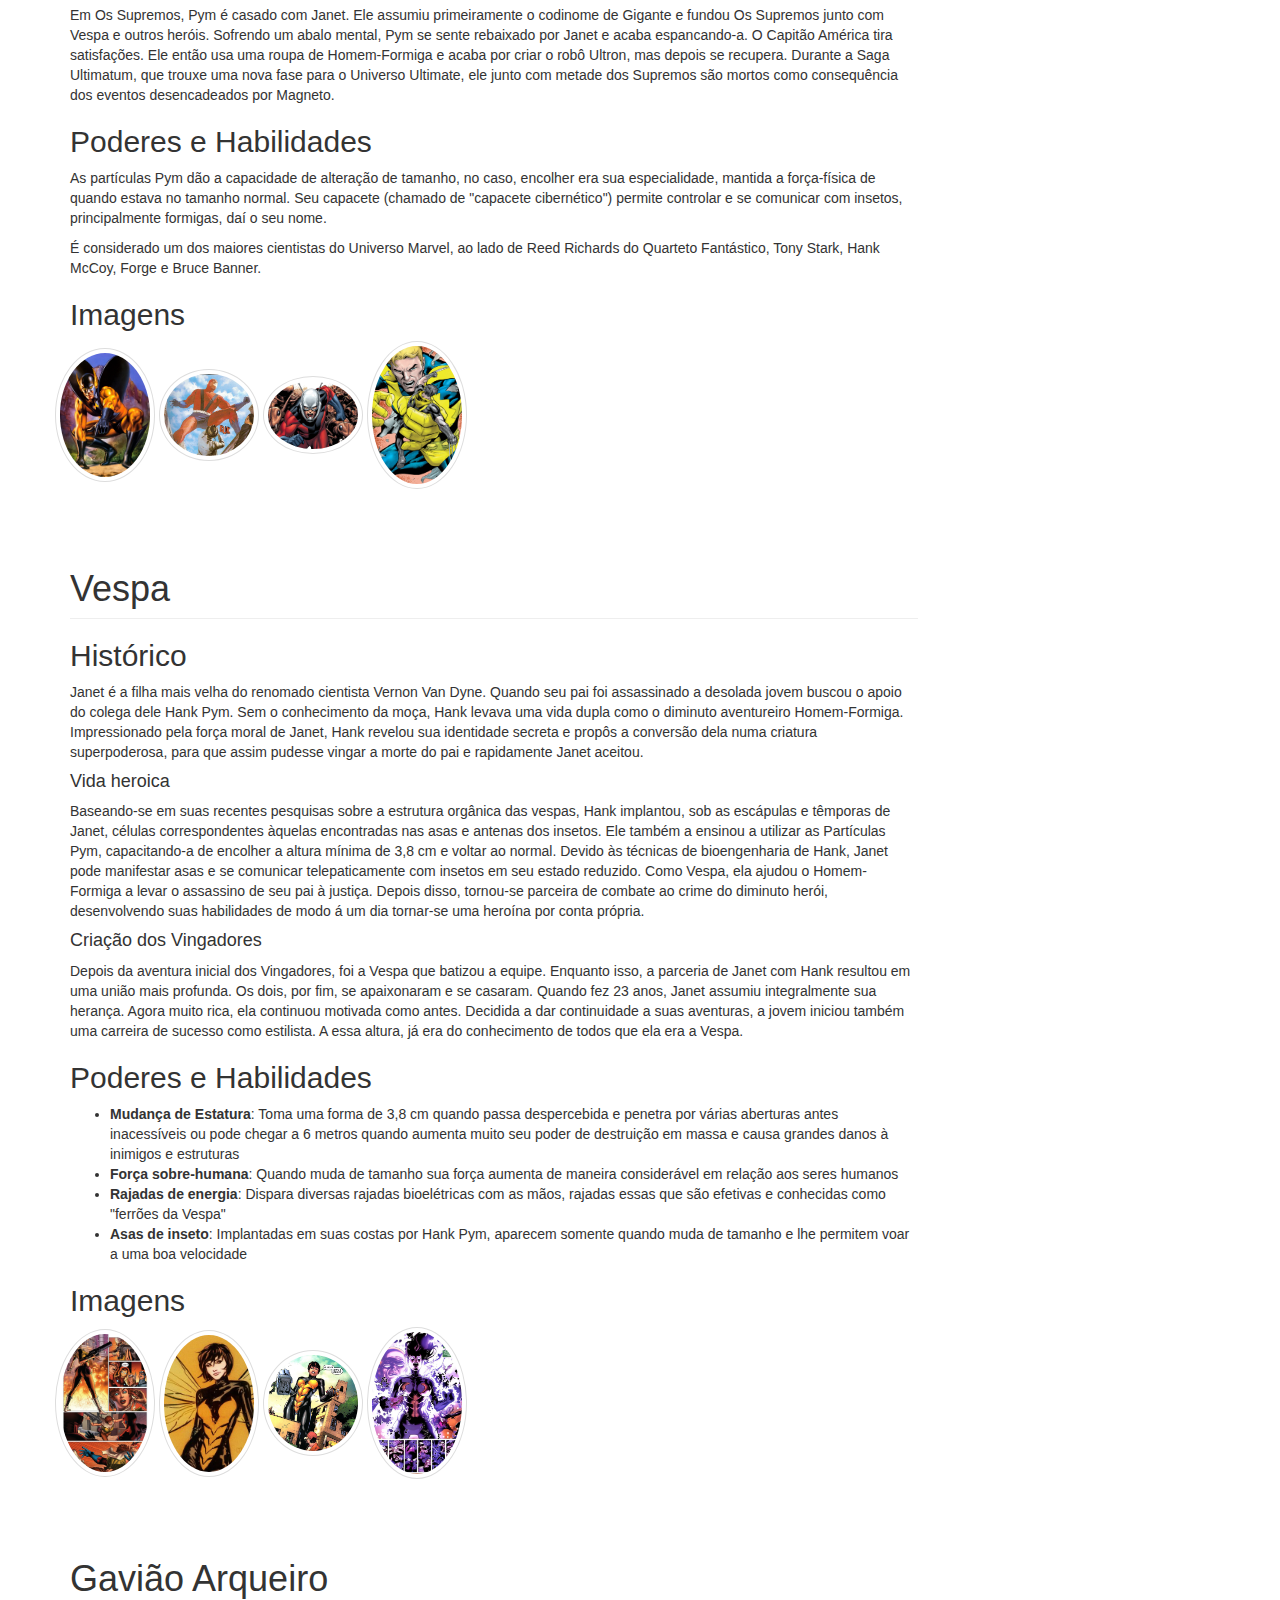
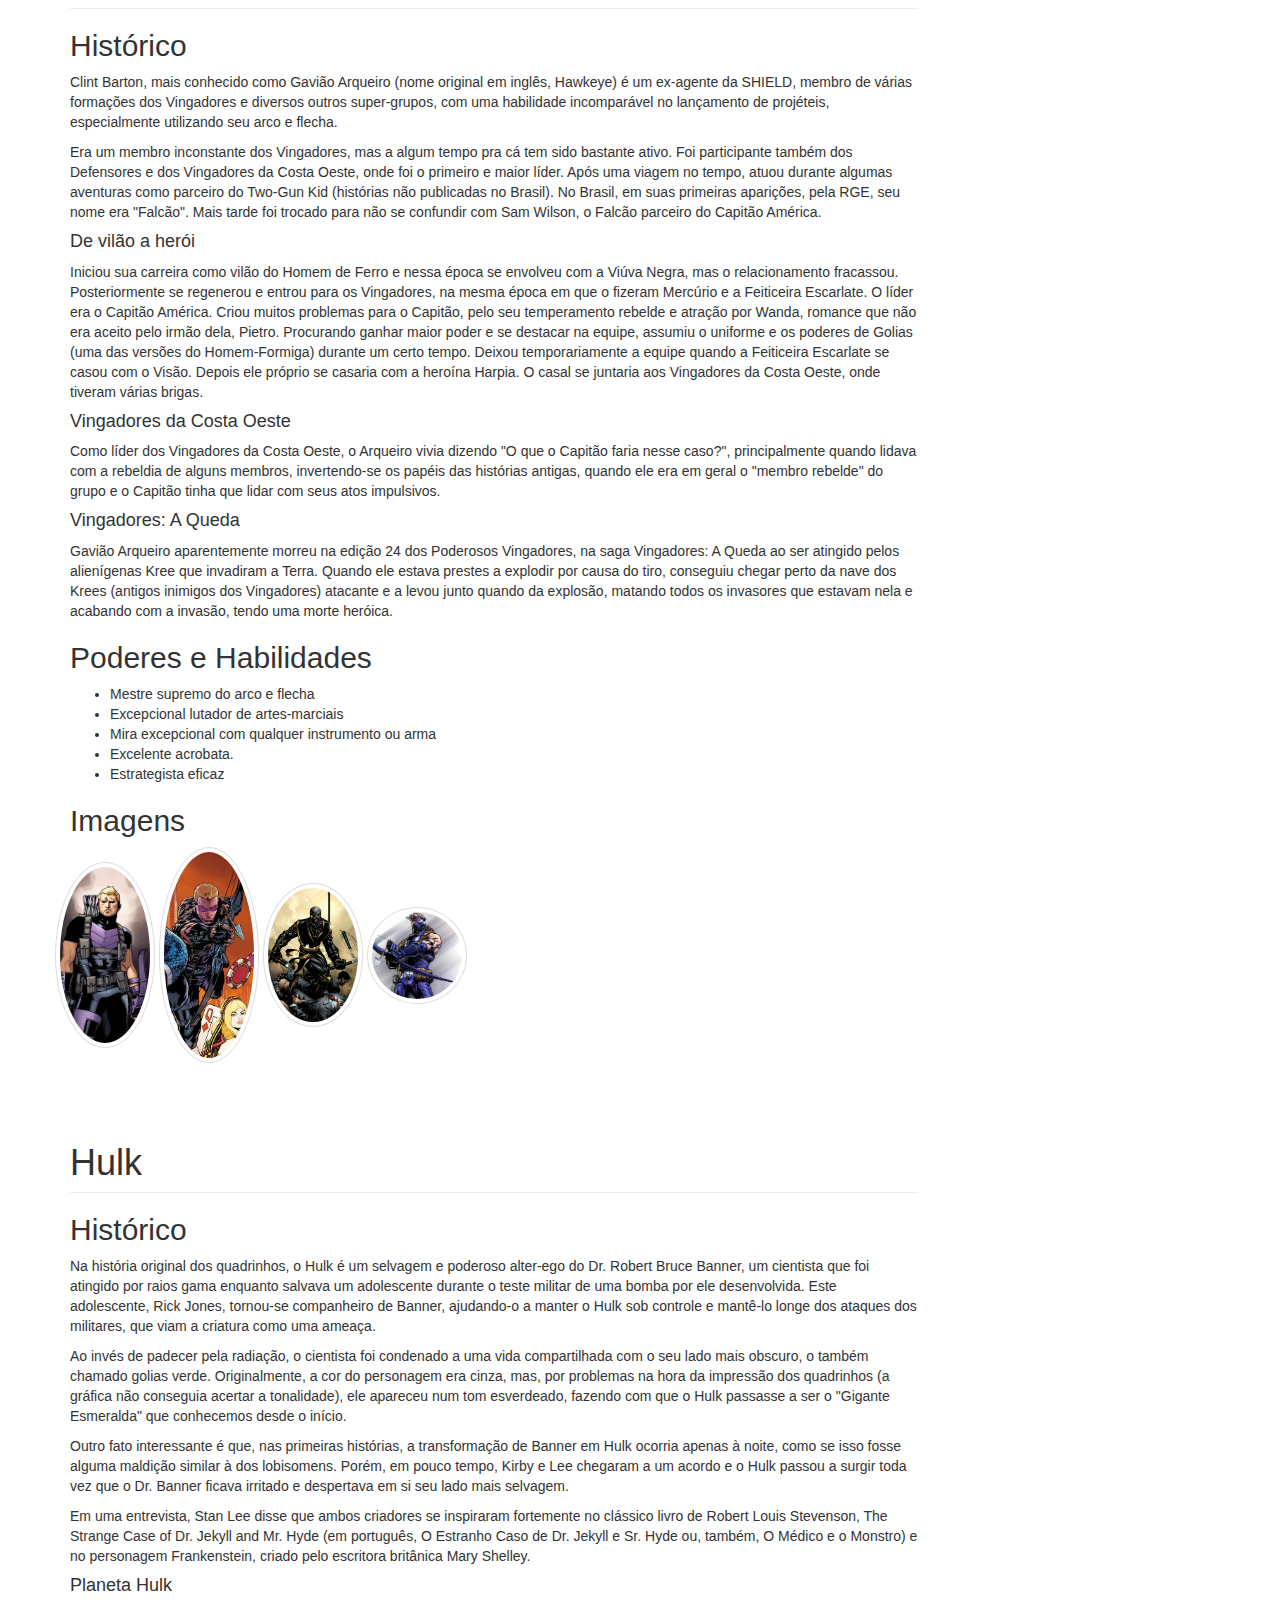
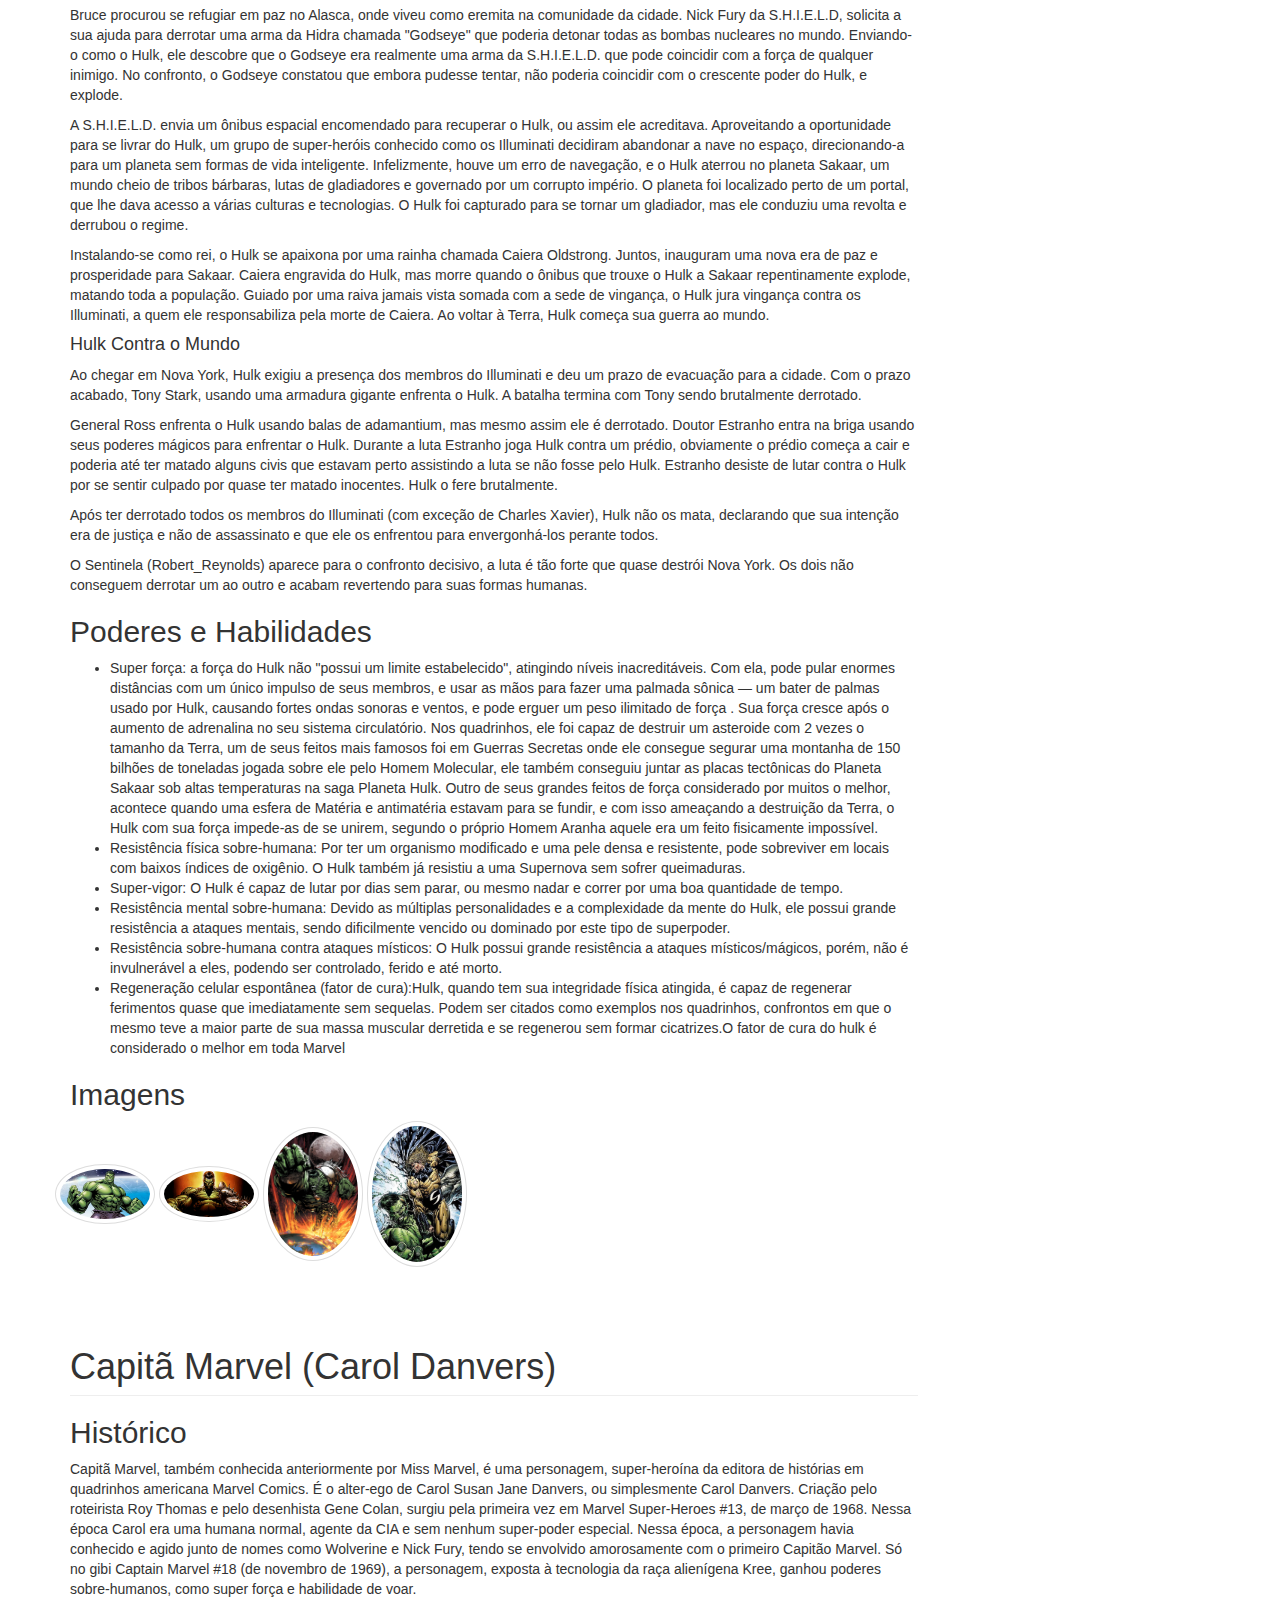
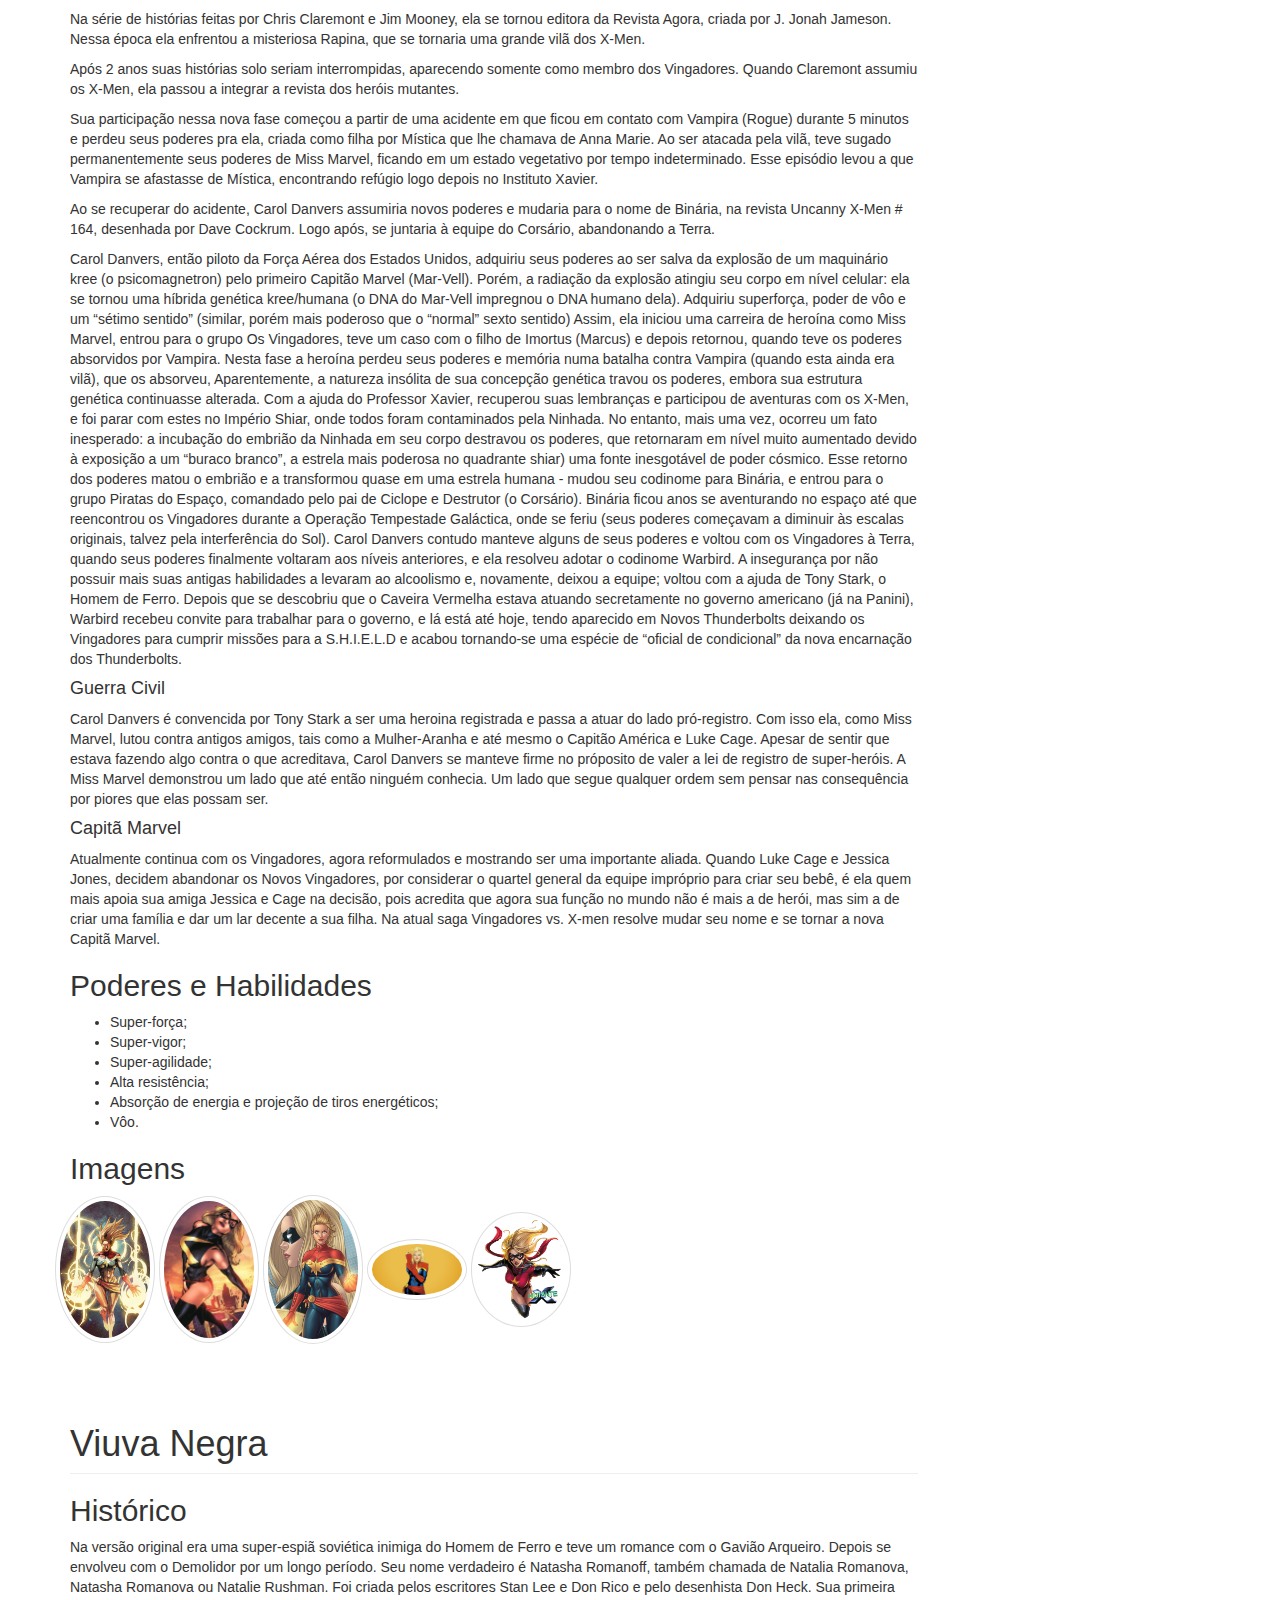
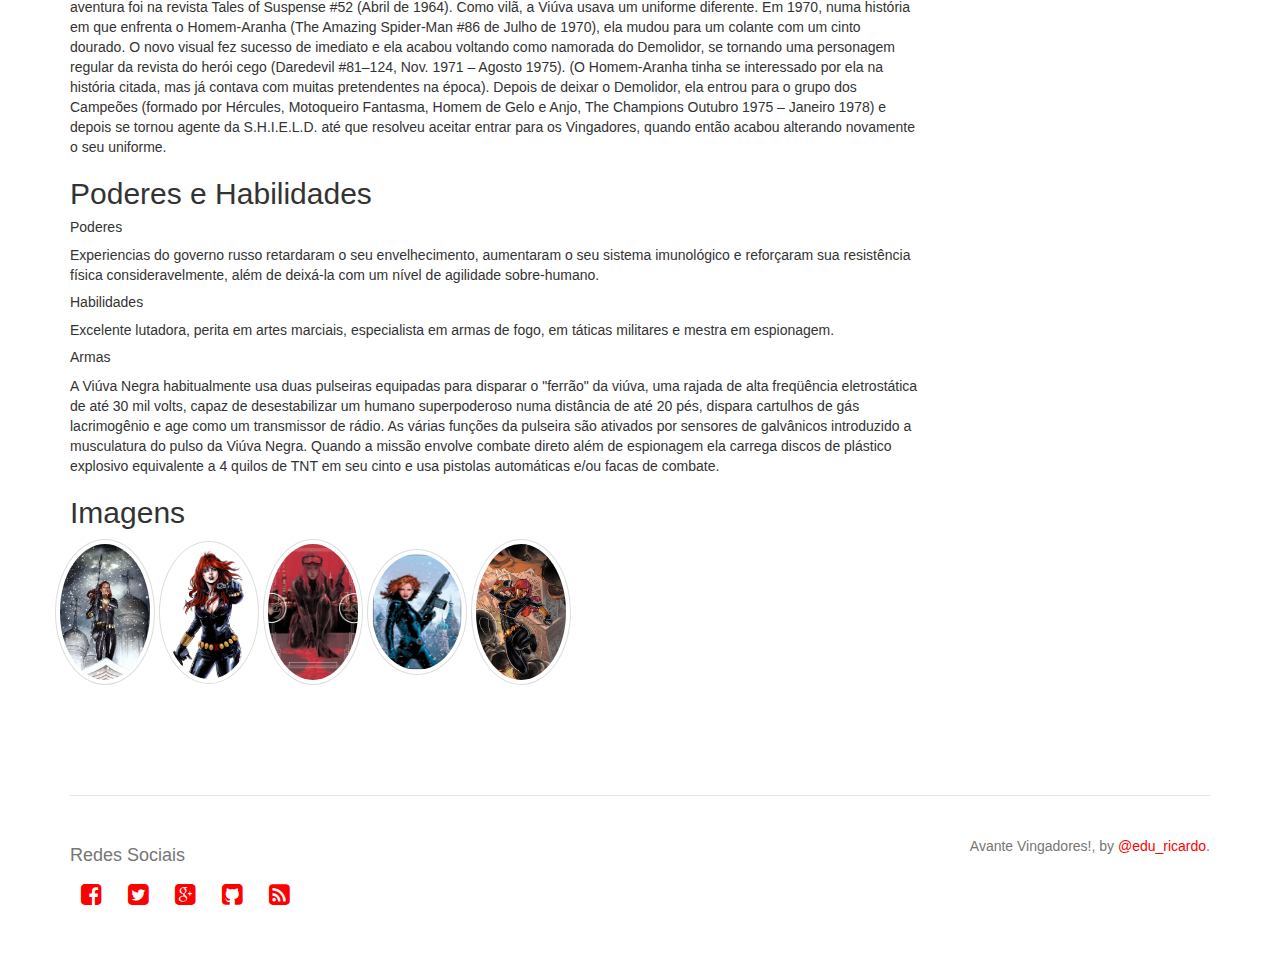
<file: heroes.html>
<!DOCTYPE html>
<html ng-app="avante">
<head>
    <meta charset="utf-8">
    <meta http-equiav="X-UA-Compatible" content="IE=edge">
    <meta name="viewport" content="width=device-width, initial-scale=1">
    <link rel="shortcut icon" href="./img/favicon.ico" />
    <!-- The above 3 meta tags *must* come first in the head; any other head content must come *after* these tags -->
    <title>Avante Vingadores</title>

    <!-- Bootstrap -->

    <link rel="stylesheet" type="text/css" href="./bootstrap/css/bootstrap.css">
    <link rel="stylesheet" type="text/css" href="./css/style.css">
    <link rel="stylesheet" type="text/css" href="./font-awesome/css/font-awesome.css">
    <link rel="stylesheet" type="text/css" href="./css/docs.min.css">
    <link rel="stylesheet" href="css/blueimp-gallery.min.css">
    <link rel="stylesheet" href="css/bootstrap-image-gallery.min.css">
    <!-- HTML5 shim and Respond.js for IE8 support of HTML5 elements and media queries -->
    <!-- WARNING: Respond.js doesn't work if you view the page via file:// -->
    <!--[if lt IE 9]>
    <script src="https://oss.maxcdn.com/html5shiv/3.7.2/html5shiv.min.js"></script>
    <script src="https://oss.maxcdn.com/respond/1.4.2/respond.min.js"></script>
    <![endif]-->
</head>
<body ng-controller="BodyCtrl as body">

<!-- The Bootstrap Image Gallery lightbox, should be a child element of the document body -->
<div id="blueimp-gallery" class="blueimp-gallery">
    <!-- The container for the modal slides -->
    <div class="slides"></div>
    <!-- Controls for the borderless lightbox -->
    <h3 class="title"></h3>
    <a class="prev">‹</a>
    <a class="next">›</a>
    <a class="close">×</a>
    <a class="play-pause"></a>
    <ol class="indicator"></ol>
    <!-- The modal dialog, which will be used to wrap the lightbox content -->
    <div class="modal fade">
        <div class="modal-dialog">
            <div class="modal-content">
                <div class="modal-header">
                    <button type="button" class="close" aria-hidden="true">&times;</button>
                    <h4 class="modal-title"></h4>
                </div>
                <div class="modal-body next"></div>
                <div class="modal-footer">
                    <button type="button" class="btn btn-default pull-left prev">
                        <i class="glyphicon glyphicon-chevron-left"></i>
                        Previous
                    </button>
                    <button type="button" class="btn btn-primary next">
                        Next
                        <i class="glyphicon glyphicon-chevron-right"></i>
                    </button>
                </div>
            </div>
        </div>
    </div>
</div>

<menu-principal>
</menu-principal>

<div class="bs-docs-header" id="content" tabindex="-1">
    <div class="container">
        <h1>Heróis</h1>
        <p>Alguns dos principais Vingadores. Os Heróis Mais Poderosos da Terra.</p>
    </div>
</div>

<div class="container bs-docs-container">
    <div class="row">
        <div class="col-md-9" role="main">
            <!-- Capitão América -->
            <div class="bs-docs-section">
                <h1 id="cap" class="page-header">Capitão América</h1>
                <h2 id="cap-hist">Histórico</h2>
                <h4>Inicio da Vida</h4>
                <p>
                    Steve Rogers nasceu dia 04 de julho de 1920, aos pobres pais imigrantes irlandeses, Sarah e Joseph Rogers. Rogers cresceu um
                    garoto franzino durante a Grande Depressão nos Estados Unidos. Pouco mais se sabe sobre Rogers cedo vida além do fato de que um
                    forte senso de dever, honra e humildade foi incutiu nele; talvez devido à sua educação católica irlandesa. Pai de Rogers morreu
                    quando ele era criança e sua mãe morreu de pneumonia depois, quando ele estava em sua adolescência.
                </p>
                <h4>Programa Super Soldado</h4>
                <p>
                    Horrorizado com noticiários de sequência de nazistas saqueando a Europa e a Ásia atrocidades que o Império do Japão cometeu na
                    China e na Coréia, Rogers tentou alistar-se no Exército, mas foi rejeitado como 4-F por causa de sua fragilidade e de doença. Ao
                    ouvir os apelos honestos do menino para lutar por seu país, o General Chester Phillips, do Exército dos Estados Unidos, ofereceu
                    Rogers a oportunidade de participar de um experimento ultra-secreto para melhorar o seu desempenho chamada Operação Renascimento.
                </p>
                <p>
                    Rogers concordou e foi levado para um laboratório secreto em Washington, DC, onde foi apresentado para o médico Abraham Erskine
                    (codinome Professor Joseph Reinstein), o criador do Soro de Super Soldado.
                </p>
                <p>
                    Depois de semanas de testes, Rogers foi a última aplicação do Soro de Super Soldado. Dada parte do composto por via intravenosa
                    e outra parte por via oral, Rogers foi então bombardeado por raios-vita, uma combinação especial de exótico (em 1941)
                    comprimentos de onda de radiação destinadas a acelerar e estabilizar o efeito do soro em seu corpo. Steve Rogers surgiu a partir
                    da câmara de raios-vita com um corpo humano perfeito. Um espião nazista, que observou o experimento, assassinou o Dr. Erskine
                    poucos minutos após a sua conclusão. Dr. Erskine morreu sem se comprometer totalmente a fórmula de Super Soldado, deixando
                    Rogers o único beneficiário da sua genialidade.
                </p>
                <h4>Segunda Guerra Mundial</h4>
                <p>
                    Durante a guerra, Capitão serviu como um símbolo de liberdade a operação especial mais eficaz da América. Além de trabalhar com
                    o seu jovem ajudante Bucky, Capitão lutou regularmente ao lado de outros aliados super-heróis, como Namor e o Tocha Humana, que
                    eram o núcleo reconhecido da II Guerra Mundial. A super-equipe conhecida como os Invasores . Rogers, por vezes, entrou em
                    contato com um pára-quedista canadense chamado Jim Howlett, o homem que viria a ser conhecido como Wolverine.
                </p>
                <p>
                    Durante os dias finais da guerra, presumivelmente em ou antes de 18 de abril de 1945, o Capitão América e Bucky foram tentando
                    parar um drone-plane-carregado bomba, lançada pelo Barão Zemo, quando o avião explodiu, aparentemente matou seu parceiro Bucky e
                    arremesso Rogers em águas do Ártico geladas do Canal Inglês. A Fórmula Super-soldado impediu a cristalização de fluido corporal
                    Rogers, o que lhe permite entrar em um estado de animação suspensa. Embora Rogers e Bucky tivessem aparentemente perecido, a
                    guerra ainda se alastrou e o governo escolheu diferentes voluntários, tais como William Naslund, Jeffrey Mace, e outro Steve
                    Rogers, ao longo dos anos, para manter o moral vivo, e mesmo após a II Guerra Mundial terminar.
                </p>
                <h4>Vingadores</h4>
                <p>
                    Décadas depois, o companheiro de guerra de Rogers, Namor, tropeçou em sua forma ainda congelado, que estava sendo adorado por
                    uma tribo Inuit longínquo. Enfurecido, Namor jogou o bloco de gelo no oceano. Enquanto oposição Namor, os Vingadores
                    recém-formados aconteceu em cima do corpo descongelamento Rogers e logo reviveu o lendário herói.
                </p>
                <p>
                    Rogers juntou suas fileiras como o primeiro recruta, desde a sua formação, e foi dado retroativo "membro fundador" estado no
                    lugar de Hulk. Com suas habilidades sobre-humanas, formação extensa, experiência de combate, combinado com o seu
                    impressionante físico, confiança e vontade, Rogers foi um excelente complemento para a equipe. Como um líder nato, Rogers
                    viria a ser visto como o coração e alma da equipe e seus comandos, enquanto no campo, foram frequentemente seguidas
                    independentemente de quem poderia ter sido o líder da equipe na época. Rogers iria ensinar o trabalho em equipe, táticas e
                    combate corpo-a-corpo para muitos Vingadores ao longo dos próximos anos.
                </p>
                <p>
                    Vendo que Rick Jones tinha uma semelhança com Bucky, Cap levou-o para a tutela, tentando se recuperar da grande trauma de
                    perder seu parceiro de guerra. Depois de um tempo, Jones ainda convencido de Rogers para deixá-lo usar traje antigo de Bucky e
                    iniciar uma parceria, embora Cap opôs fortemente Rick juntar os Vingadores como membro pleno. As primeiras aventuras Cap teve
                    com mais poderosos heróis da Terra incluiu um encontro com o seu inimigo de guerra Baron Heinrich Zemo. Zemo organizou a
                    primeira encarnação dos Mestres do Mal, um grupo de super-vilões que cada suportaram um rancor contra um determinado Vingador.
                    Depois de várias escaramuças entre os dois grupos, foi morto acidentalmente em um deslizamento de rochas, causada por seu
                    próprio armamento como ele lutou contra Cap.
                </p>
                <p>
                    Neste ponto, os Vingadores fundadores remanescentes (Homem de Ferro, Thor, Homem-Formiga e A Vespa) decidiu tirar uma licença
                    de ausência do estresse de combater os super-vilões . Capitão América ficou, assim, para liderar uma nova equipe formada por
                    Gavião Arqueiro, a Feiticeira Escarlate e Mercúrio. "O Cap Kooky Quartet" foi inicialmente considerada como menos capaz do que
                    os Vingadores, mas logo provou seu valor ao superar várias ameaças, incluindo Kang, o Conquistador e Doutor Destino. Enquanto
                    o Mercúrio, Feiticeira Escarlate e Gavião Arqueiro a princípio eram obstinados canhões à solta, a liderança de Rogers foi
                    capaz de moldá-los em membros da equipe valiosos.
                </p>
                <p>
                    Quando Cap teve sua primeira licença de ausência da equipe, foi o Pantera Negra, que entrou em cena para tomar o seu lugar na
                    Equipe. Embora quando Cap descobriu que um dos motivos de T'Challa foi para "espionar" os Vingadores (como parte de seus
                    deveres como rei de Wakanda foi observar os estrangeiros), as relações entre os dois se tornaram tensas e ficou assim durante
                    algum tempo. Eventualmente, eles restauraram os laços de aliança e amizade, simbolizados por Rogers dando T'Challa a cópia
                    melhorada do seu escudo triangular da II Guerra Mundial, ele havia usado enquanto seu primeiro foi quebrado.
                </p>
                <p>
                    Enquanto isso, o velho inimigo do Cap, o Caveira Vermelha, foi levado para fora da animação suspensa pela organização
                    subversiva. O Caveira fingiu cooperação com eles (na verdade, o conselho governante da HYDRA liderado por Baron Wolfgang von
                    Strucker) o tempo suficiente para roubar o Cubo Cósmico da organização subsidiária AIM. Isto levou ao primeiro confronto
                    pós-guerra entre os dois grandes símbolos da II Guerra Mundial. A Caveira mais tarde representado Rogers e dirigiu Rick
                    distância, enquanto empunhando o Cubo Cósmico.
                </p>
                <p>
                    Rogers muitas vezes se cruzou com outro veterano da Segunda Guerra Mundial, bem como, este um aliado:. Sargento Nick Fury, dos
                    Commandos Howling, com quem se encontrou durante a guerra, foi agora coronel Nick Fury, diretor da SHIELD Capitão América se
                    uniu com fúria, muitas vezes depois de sair de animação suspensa e seu relacionamento aquecido e resfriado ao longo dos anos,
                    dependendo de várias circunstâncias. Eles muitas vezes trabalharam juntos para o mesmo objectivo e os Vingadores e a SHIELD
                    manteve uma estreita relação de trabalho, por vezes mesmo a partilha de uma base de dados informática comum. Rogers trabalhou
                    com a agente 13 da S.H.I.E.L.D (Sharon Carter), sobrinha de Peggy. Rogers viria a compartilhar um profundo relacionamento
                    amoroso com Sharon, acabou admitindo seu amor por ela.
                </p>
                <p>
                    Em outra trama do Caveira, um homem chamado Sam Wilson atacou Rogers. Steve foi capaz de tirar Wilson do
                    controle de Caveira e os dois se juntam para derrotar o arquinimigo de Cap. Wilson se tornou Falcão e melhor amigo e mais
                    confiável de Steve. Cap e Falcão iriam partilhar uma parceria ativa por um longo tempo. Wilson seguiu ativamente Rogers como
                    Capitão América, Rogers quando foi gravemente ferido e foi incentivado a continuar no papel pelo próprio Rogers. Apesar do
                    incentivo, Wilson retornou o papel após a recuperação de Rogers.
                </p>
                <p>
                    Uma das batalhas de Rogers e de Wilson foi contra um dos sucessores anteriores Rogers , Steve Rogers, e Jack Monroe, chamando
                    a si mesmo de Bucky. Rogers foi abalado com o fato de que ele poderia ter partilhado o destino de seu sucessor excessivamente
                    , se não fosse a dedicação técnica do Dr. Erskine e de seu processo dos Raios Vita .
                </p>
                <p>
                    Após uma batalha com Viper, Rogers eo Super-Soldado Serum reagiu com o veneno em seus dardos, concedendo-lhe temporariamente
                    força sobre-humana.
                </p>
                <h2 id="cap-powers">Poderes e Habilidades</h2>
                <p>
                    Eis a lista de suas capacidades que vão muito além das de um ser humano normal:
                    <ul>
                        <li>
                            Fator de cura: rápido o suficiente para se curar dentro de dez segundos;
                        </li>
                        <li>
                            Sentidos ampliados: tem visão, audição, paladar, olfato e tato bem mais avançado do que um ser humano comum;
                        </li>
                        <li>
                            Super Força;
                        </li>
                        <li>
                            Velocidade;
                        </li>
                        <li>
                            Agilidade;
                        </li>
                        <li>
                            Reflexos;
                        </li>
                        <li>
                            Resistência;
                        </li>
                        <li>
                            Capacidade de Aprendizado Rápido (que lhe foi muito importante durante a guerra e o ajudou a se adaptar ao mundo moderno);
                        </li>
                        <li>
                            Imunidade Fisiológica (Caso contrário, se o soro não lhe desse tal imunidade, morreria ao ficar congelado por tantos anos).
                        </li>
                    </ul>
                </p>
                <h2 id="cap-img">Imagens</h2>
                <p>
                    <div id="cap">
                        <a href="img/cap/cap01.jpg" title="Capitão América" data-gallery="#blueimp-gallery-cap">
                            <img src="img/cap/cap01.jpg" class="img-responsive img-circle img-thumbnail" width="100px" height="100px" alt="Capitão América">
                        </a>
                        <a href="img/cap/cap02.jpg" title="Capitão América" data-gallery="#blueimp-gallery-cap">
                            <img src="img/cap/cap02.jpg" class="img-responsive img-circle img-thumbnail" width="100px" height="100px" alt="Capitão América">
                        </a>
                        <a href="img/cap/cap03.jpg" title="Capitão América" data-gallery="#blueimp-gallery-cap">
                            <img src="img/cap/cap03.jpg" class="img-responsive img-circle img-thumbnail" width="100px" height="100px"  alt="Capitão América">
                        </a>
                        <a href="img/cap/cap04.jpg" title="Capitão América - Bucky" data-gallery="#blueimp-gallery-cap">
                            <img src="img/cap/cap04.jpg" class="img-responsive img-circle img-thumbnail" width="100px" height="100px"  alt="Capitão América - Bucky">
                        </a>
                        <a href="img/cap/cap05.jpg" title="Capitão América - Bucky" data-gallery="#blueimp-gallery-cap">
                            <img src="img/cap/cap05.jpg" class="img-responsive img-circle img-thumbnail" width="100px" height="100px"  alt="Capitão América - Bucky">
                        </a>
                    </div>
                </p>
            </div>

            <!-- Homem de Ferro -->
            <div class="bs-docs-section">
                <h1 id="iron" class="page-header">Homem de Ferro</h1>
                <h2 id="iron-hist">Histórico</h2>
                <h4>Origem</h4>
                <p>
                    Tony Stark, o Homem de Ferro, é um cientista e empresário genial, bilionário, playboy e filantropo, entra no MIT com 15 anos
                    para a graduação em Engenharia Elétrica e com 19 anos recebe o Doutorado em Física. Nunca faltou dinheiro para seus projetos,
                    pois herdou a fortuna e os empreendimentos de seu pai aos 21 anos, quando este faleceu em um acidente. Dada a sua juventude,
                    criou para si um estilo playboy bilionário. Essas características foram inspiradas no milionário americano da vida real, Howard
                    Hughes.
                </p>
                <p>
                    Na versão original, durante a guerra do Vietnã, o inventor e empresário Tony Stark foi vítima de uma explosão de granada. Stark
                    sobreviveu à explosão mas estilhaços do explosivo se alojaram próximo ao seu coração, ameaçando sua vida. Ele foi capturado e
                    levado até o líder Wong Chu. Restavam apenas alguns dias de vida para o americano, e Wong Chu o forçou a criar uma poderosa
                    arma.Tony não criou uma arma e sim algo que o mantivesse vivo e permitisse derrotar os captores. Preso com ele estava outro
                    gênio, o professor Ho Yinsen. Stark revelou seu plano ao professor e Yinsen o ajudou.
                </p>
                <p>
                    Quando os homens de Wong Chu se aproximaram, o velho professor pegou uma metralhadora, mas acabou sendo fuzilado, mas garantiu
                    tempo suficiente para que Stark se recuperasse e se acostumasse a usar a armadura criada.
                </p>
                <p>
                    O Homem de Ferro enfrentou os soldados e os derrotou. Sua armadura resistia aos disparos contra ele. Wong Chu tentou fugir e o
                    Homem de Ferro incendiou o galpão de munições fazendo com que a explosão o matasse. Os prisioneiros foram libertados.
                </p>
                <p>
                    Desde então Stark desenvolveu novas versões de sua armadura e adotou as cores vermelho e dourado como as padrões da armadura,
                    com algumas pequenas alterações esporádicas como preto, prateado e, mais recentemente, branco.
                </p>
                <p>
                    No começo de suas atuações, e para que ninguém desconfiasse, Stark espalhou o boato de que o Homem de Ferro era seu
                    guarda-costas. Nas aventuras dos anos 70 e 80, era comum heróis, vilões e coadjuvantes do Universo Marvel se referirem ao Homem
                    de Ferro como "o lacaio de armadura". Apenas seu motorista, Harold "Happy" Hogan, e sua secretária, Virginia "Pepper" Potts,
                    sabiam da identidade secreta de Stark.
                </p>
                <p>
                    Ainda na versão original, Tony Stark colaborava com as forças armadas americanas, desenvolvendo armas e máquinas com o objetivo
                    de usá-las na Guerra Fria. Seus inimigos frequentes eram os comunistas (russos, asiáticos ou latino americanos: pessoas que
                    defendiam o comunismo/socialismo). Enfrentavam o Homem de Ferro rivais tecnológicos como o Dínamo Vermelho (ou Escarlate) e o
                    primeiro Homem de Titânio. Ou espiões especiais como a Viúva Negra e o Espião Mestre.
                </p>
                <h4>Alcoolismo</h4>
                <p>
                    Stark foi levado à falência por um rival chamado Obadiah Stane (criador da armadura do Monge de Ferro) que o levou a agredir
                    Pepper Potts, varias prisões, um colapso emocional e problemas com alcoolismo. Ele teve de abandonar a identidade do Homem de
                    Ferro, transferindo-a para um de seus empregados, o ex-militar James Rhodes. O segundo Homem de Ferro agia sob as instruções
                    de Tony Stark e participou de momentos decisivos da cronologia do Universo Marvel (como, por exemplo, as Guerras Secretas).
                    Stark recuperou-se financeiramente criando uma nova companhia, a Circuits Maximus. Enquanto se reerguia, Rhodes continuou no
                    controle do traje. Com o tempo Rhodes foi se tornando cada vez mais agressivo, beirando a loucura. O motivo disso era o traje
                    estar calibrado para funcionar em conjunto com a mente de Tony Stark. Depois de salvar Rhodes e derrotar Stane, Tony decidiu
                    se dedicar a destruir todos os trajes de combate baseados no seu, por serem perigosos demais. Essa perseguição aos vilões
                    cibernéticos teve uma conclusão trágica quando Stark, ao lado da Viúva Negra e de um novo Dínamo Escarlate - o militar russo
                    Valentin Shatalov - enfrentaram o ensandecido Homem de Titânio original (Boris Bullski).
                </p>
                <p>
                    Bullski, indignado com a Rússia, fugiu de uma base militar e tentou matar Tony Stark durante a cerimônia de inauguração de uma
                    fábrica da Stark em solo russo. Após enfrentar o Homem de Ferro, Viúva Negra e Dínamo Escarlate, o Homem de Titânio fugiu -
                    não sem antes quebrar a perna do Dínamo. Sensibilizado, Stark assumiu a armadura do herói russo e saiu no encalço do
                    perturbado Homem de Titânio. A batalha teve um fim trágico no antigo campo espacial de Baikonur, ex-sede do programa espacial
                    russo. Controlando a armadura a distância, Shatalov acionou o canhão de fusão e, literalmente, arrasou o Homem de Titânio - e,
                    por tabela, metade das instalações. Bullski morreu dentro da armadura que, ironicamente, se tornara seu corpo com o decorrer
                    dos anos, visto que não podia mais se separar dela devido aos procedimentos usados para a montagem desta.
                </p>
                <p>
                    A esse choque psicológico, se seguiu outro físico: o uso constante do traje do Homem de Ferro estava destruindo o sistema
                    nervoso de Tony Stark. Enfraquecido e, mais tarde, paraplégico após ser baleado por uma ensandecida ex-amante, Stark não podia
                    mais lutar em pessoa e teve que desenvolver uma versão do traje do Homem de Ferro controlável à distância. Quando essa versão
                    provou não ser suficiente ante uma ameaça em particular, Stark produziu uma nova armadura, mais poderosa que veio a ser
                    chamada de Máquina de Combate. Essa foi mais eficiente contra seus inimigos mas tinha os mesmos efeitos que sua armadura
                    antiga sobre sua saúde. Muito tempo depois, Stark recobrou a mobilidade das pernas após - literalmente - exigir o uso em si
                    mesmo de um revolucionário biochip.
                </p>
                <p>
                    Stark decidiu fingir sua morte enquanto se recuperava. Rhodes, que não foi avisado sobre esse plano, assumiu o comando das
                    Empresas Stark e da Máquina de Combate. Quando Stark reapareceu curado, Rhodes ficou furioso por ele ter enganado a ele e a
                    outros amigos e partiu, levando consigo a Máquina de Combate.
                </p>
                <p>
                    Rhodes passou a atuar esporadicamente usando o traje do Máquina de Combate. A mini-série War Machine lançada em 2004 pelo selo
                    Marvel Max mostrou Rhodes no comando de um esquadrão formado por várias Máquinas de Combate a serviço da S.H.I.E.L.D. Tony
                    Stark, que havia brigado com Rhodes, é mostrado furioso e confuso pelo fato dessa agência governamental ter conseguido acesso
                    à sua tecnologia robótica secreta.
                </p>
                <h4>Extremis</h4>
                <p>
                    O governo decidiu confiscar todas as armaduras do Homem de Ferro já que Tony, segundo ele, não teria patenteado a tecnologia e
                    quebrado certos acordos. Ao mesmo tempo, precisava-se de um novo Secretário de Defesa. Com isso, Tony aceitou preencher a vaga.
                </p>
                <p>
                    Enquanto começa o trabalho exaustivo como Secretário de Defesa, uma antiga colega de Tony, Doutora Maya Hansen, pede a ajuda
                    dele para recuperar um projeto militar chamado Extremis, que foi roubado por um pequeno grupo de terroristas.
                </p>
                <p>
                    O Extremis,um composto biológico de aprimoramento bio-fisiológico é injetado em um desses terroristas, Mallen. O composto altera
                    a biologia de Mallen que adquire superforça, fator de cura bem avançado, velocidade, e, no caso de Mallen, projetar fogo e
                    raios. Após uma sangrenta batalha, o Homem de Ferro sai muito ferido e é levado para o hospital de Maya. Tony decide que para
                    derrotar Mallen precisa ser mais rápido, melhor no uso do Homen de Ferro e que o Extremis pode fazer isso. Maya se opõe a idéia
                    já que, alem do estado debilitado de Stark, não se sabe que efeitos o composto terá sobre ele, podendo inclusive matá-lo. Tony
                    acaba "convencendo" Maya de que não há outra saida, no entanto, ele modifica o composto para agir de forma diferente em seu
                    corpo. Como ele mesmo disse, "agora Tony Stark é o Homem de Ferro, por dentro e por fora". O Extremis seria uma melhor interface
                    entra a armadura e seu corpo. Após a injeção do Extremis, ele luta contra Mallen, resultando na morte do terrorista.Alem disso,
                    o Homen de Ferro captura o responsável pelo roubo do Extremis.
                </p>
                <p>
                    Após a injeção da Extremis, Tony pôde interagir com qualquer tecnologia.
                </p>
                <h2 id="iron-powers">Poderes e Habilidades</h2>
                <ul>
                    <li>
                        Gênio ;
                    </li>
                    <li>
                        Bilionário;
                    </li>
                    <li>
                        Filantropo;
                    </li>
                    <li>
                        Tecnopatia com sua armadura;
                    </li>
                    <li>
                        Capacidade de invadir e controlar quase todos os sistemas digitais do mundo;
                    </li>
                    <li>
                        Possessão da Gema da Realidade;
                    </li>
                    <li>
                        Com a armadura:
                        <ul>
                            <li>
                                Super-Força;
                            </li>
                            <li>
                                Vôo;
                            </li>
                            <li>
                                Disparos de energia
                            </li>
                        </ul>
                    </li>
                </ul>
                <h2 id="iron-img">Imagens</h2>
                <p>
                <div id="iron" class="row">
                    <a href="img/iron/iron-001.jpg" title="Homem de Ferro" data-gallery="#blueimp-gallery-iron">
                        <img src="img/iron/iron-001.jpg" class="img-responsive img-circle img-thumbnail" width="100px" height="100px"  alt="Homem de Ferro">
                    </a>
                    <a href="img/iron/iron-002.jpg" title="Homem de Ferro" data-gallery="#blueimp-gallery-iron">
                        <img src="img/iron/iron-002.jpg" class="img-responsive img-circle img-thumbnail" width="100px" height="100px"  alt="Homem de Ferro">
                    </a>
                    <a href="img/iron/iron-003.jpg" title="Homem de Ferro" data-gallery="#blueimp-gallery-iron">
                        <img src="img/iron/iron-003.jpg" class="img-responsive img-circle img-thumbnail" width="100px" height="100px"  alt="Homem de Ferro">
                    </a>
                    <a href="img/iron/iron-004.jpg" title="Homem de Ferro" data-gallery="#blueimp-gallery-iron">
                        <img src="img/iron/iron-004.jpg" class="img-responsive img-circle img-thumbnail" width="100px" height="100px"  alt="Homem de Ferro">
                    </a>
                </div>
                </p>
            </div>

            <!-- Thor -->
            <div class="bs-docs-section">
                <h1 id="thor" class="page-header">Thor</h1>
                <h2 id="thor-hist">Histórico</h2>
                <p>
                    Filho de Odin, o deus supremo de Asgard (o céu dos nórdicos) e de Jord, a deusa da Terra (também chamada de Midgard ou Gaea),
                    Thor Odinson é o príncipe de um outro mundo existente numa dimensão acima de Midgard, a Terra. Nesse mundo existem outros
                    diversos reinos, como por exemplo, a terra dos gigantes de gelo (Jotunheim e Valhala, o lugar para onde vão os espíritos dos
                    guerreiros que morrem em combate). Trata-se justamente de uma adaptação da mitologia nórdica, traduzida no Universo Marvel
                    como apenas mais uma dimensão paralela.
                </p>
                <p>
                    Os nove mundos de Asgard são ligados pela Ponte do Arco-Íris (Bifrost), que é guardada por Heimdall, o eterno guardião da
                    ponte. Thor possui um irmão adotivo chamado Loki, o traiçoeiro deus das trapaças e mentiras. Devido à sua má índole e à inveja
                    que sente por Thor, por ser este o filho mais querido de Odin, Loki está sempre a tramar a morte do irmão e a posse de Asgard.
                </p>
                <p>
                    Em sua juventude, Thor Odinson tinha comportamento arrogante e impulsivo e, em uma de suas aventuras, cometeu uma grave falta.
                    Perseguindo um pássaro de pedra que causava muita destruição, acabou invadindo o reino dos Gigantes de Gelo e violou o tratado
                    estabelecido por Odin. Para punir o filho e lhe ensinar a virtude que lhe faltava, este disse:
                </p>
                <p>
                    "Tu és o filho favorito de Odin! Além de valente e nobre, tua alma é imaculada! Mas ainda assim és incompleto! Não tens
                    humildade! Para consegui-la deverás conhecer a fraqueza… sentir dor! E para isso necessitas deixar o Reino Dourado e despir-te
                    de tua aparência divina! A Terra, lá aprenderás que ninguém pode ser verdadeiramente forte se, em realidade, não for humilde!
                    Por um tempo não mais serás o Deus do Trovão! A tua memória também tirarei! Agora, vai! Uma nova vida te espera!".
                </p>
                <p>
                    Assim nasceu o Doutor Donald Blake, com as memórias de uma vida humana, sem saber quem era na verdade. Sendo um talentoso
                    médico, porém manco de uma perna, Thor foi, pouco a pouco, aprendendo a lição da humildade até que seu destino se cumpriu.
                </p>
                <p>
                    Na primeira aventura de Thor Odinson como Donald Blake publicada pela Marvel, ele avistou uma nave espacial que trazia a bordo
                    os seres conhecidos como Homens de Saturno. Ao fugir deles, entra na caverna e encontra o martelo mágico. Como curiosidade, os
                    fãs observaram que os alienígenas tinham a mesma aparência de personagens de uma história anterior de Jack Kirby, na fase
                    pré-Marvel. A trama tinha a ver com as misteriosas estátuas da Ilha de Páscoa, e os perfis dos alienígenas são bem semelhantes
                    aos das cabeças dos monumentos (moais) erigidos pelos lendários nativos. Ao bater o cajado contra o chão, ele transformou-se
                    no Poderoso Thor e em sua mão estava o fiel martelo mágico Mjolnir, que só podia ser levantado por Thor ou alguém de igual
                    nobreza de alma. Aos poucos, suas memórias retornaram, e quando encontrou Odin toda a verdade lhe foi revelada.
                </p>
                <p>
                    Assim, Midgard (a Terra) ganhou mais um poderoso defensor, pois a compaixão de Thor com os mortais e a ligação mística com sua
                    mãe fez com que ele preferisse, por várias vezes, continuar em Midgard à retornar definitivamente à Asgard, mesmo recebendo
                    punições de Odin (tais como a vez em que foi privado de metade de seus poderes).
                </p>
                <p>
                    Thor Odinson, na época em que estava "transmutado" em Don Blake, era apaixonado pela sua enfermeira, Jane Foster, que todavia
                    só estava interessada no deus nórdico. Para aproximar seu personagem da mitologia, Lee/Kirby fizeram com que Thor a levasse
                    para Asgard, para se casar com ela, mas Odin mostrou que a garota não estava preparada para viver com os deuses. Thor acabou
                    se convencendo disso e deixou Jane de lado, passando a namorar a deusa Sif. A partir daí, formou-se um triângulo amoroso
                    envolvendo o casal e o melhor amigo de Thor, o valente deus Balder. As constantes ausências de Thor prejudicaram o
                    relacionamento com Sif, fazendo com que a deusa se tornasse uma personagem secundária.
                </p>
                <p>
                    Atuando como ativo herói na Terra, Thor Odinson foi um dos fundadores da equipe dos Vingadores ao lado do Homem de Ferro,
                    Homem-Formiga, Vespa e Hulk. Permanecendo na equipe por muitos anos, Thor se envolveu em inúmeras batalhas para defender os
                    seres humanos, sendo mundialmente reconhecido como um herói de grande valor.
                </p>
                <p>
                    Na sua última saga, o Ragnarok é finalmente desencadeado por Loki e demais inimigos de Asgard.
                </p>
                <p>
                    Todos os deuses morrem com exceção do próprio Loki (decapitado) e de Thor, possuidor de todos os poderes de Odin. Thor
                    descobre que são apenas marionetes de seres ainda mais poderosos que eles próprios, "Aqueles que vivem nas sombras", que
                    alimentam-se do ciclo contínuo de morte e renascimento dos deuses nórdicos.
                </p>
                <p>
                    Determinado a não permitir que isso continue, Thor rompe o padrão de morte e renascimento causando a morte definitiva dos
                    orgulhosos deuses nórdicos.
                </p>
                <p>
                    Posteriormente seu martelo reaparece no oeste americano, sendo encontrado pelo governo, Doutor Destino e pelo Quarteto
                    Fantástico.
                </p>
                <h4>O martelo Mjolnir</h4>
                <p>
                    Odin criou para Thor a mais fiel e poderosa arma possível, o martelo Mjolnir. Feito de um minério místico especial chamado Uru e
                    forjado no coração de uma estrela pelos Deuses ferreiros de Asgard, Brokk e Eitri, os lendários ferreiros. Essa fantástica arma,
                    quando arremessada, sempre retorna à mão do possuidor. O Martelo mágico também é capaz de criar portais entre dimensões,
                    desferir golpes poderosos, além absorver qualquer tipo de energia e relançá-la ampliada. Thor, ao girar o martelo místico a
                    incríveis velocidades, cria um escudo intransponível. Como se não bastasse, o martelo ainda é imbuído com diversos encantamentos
                    misteriosos. De acordo com a magia colocada no martelo, somente aquele que fosse digno poderia erguê-lo, um subterfúgio criado
                    por Odin, temendo que arma tão poderosa pudesse cair em mãos errôneas e perigosas.
                </p>
                <p>
                    Durante a fase que ainda tinha que viver como mortal, para permanecer como Thor, Don Blake não podia ficar sem a arma mística
                    por mais de 1 minuto. Depois que recobrou a memória, Thor não mais voltava a ser humano sem a sua vontade. Assim, o deus do
                    Trovão poderia ficar sem o martelo o quanto quisesse sem se desproteger, contando para isso com as suas vastas capacidades
                    físicas, além da experiência de muitos séculos de batalhas.
                </p>
                <p>
                    O Encantamento do Digno: O encantamento do martelo faz com que somente alguém digno o suficiente possa erguê-lo, fazendo com que
                    os inimigos de Thor, ou qualquer um com objetivos não nobres nunca consigam se apossar da arma encantada, pois não são dignos de
                    usá-la. Além disso, não basta ter apenas a intenção heróica ou mesmo agir como tal. O coração deve ser tão puro ou mais que o do
                    próprio Thor. Um nobre guerreiro alienígena chamado Bill Raio Beta, conseguiu tal proeza e, após duelar com Thor, recebeu de
                    Odin um outro martelo chamado Rompedor de Tormentas. Um segundo martelo seria dado a um humano chamado Eric Masterson que se
                    tornaria o super-herói Trovejante (Thunderstrike, no original), uma versão mais fraca e humanizada do Poderoso Thor. Também já
                    foi capaz de erguer o martelo o Capitão América; e, obviamente, o próprio Odin.
                </p>
                <h2 id="thor-powers">Poderes e Habilidades</h2>
                <ul>
                    <li>
                        <strong>Força Física Super-Humana</strong>: Uma das mais vastas das HQs, estando a níveis super humanos. Até hoje não houve nada que ele não
                        tenha conseguido mover através do exercício de sua força. Entre alguns feitos de sua super força estão: fazer um planeta
                        tremer com uma martelada, romper cabos de adamantium ( o metal terrestre mais resistente do Universo Marvel), puxar a imensa
                        Serpente Midgard que ficava enrolada em volta da Terra ou mesmo destruir luas com apenas um golpe. Thor já atacou o alienígena
                        Bill Raio Beta com tanta força que destruiu o planetoide onde ele estava e girou a árvore Yggdrasil em sentido contrário; que,
                        segundo as lendas nórdicas, representava o eixo do Universo, além de vencer os Vingadores reunidos. Thor quando entrava no
                        estado "loucura do guerreiro" (Berserker), Thor tinha sua força-física ampliada varias vezes. Nesse estado ele já venceu seres
                        cósmicos extremamente poderosos como o Surfista Prateado, Drax,O Destruidor, Galactus e Adam Warlock, entre outros. A força
                        física de Thor é extremamente vasta. Diversas vezes, Thor mencionou que contém sua força e poder enquanto luta na terra, ele
                        próprio fez uma promessa de nunca usar a totalidade de sua força e poder, mesmo que sua vida esteja em risco.
                    </li>
                    <li>
                        <strong>Resistência Física Super-Humana</strong>: Thor também possui uma das resistências mais elevadas no universo dos quadrinhos. A
                        resistência de Thor é maior do que a de Asgardianos comuns, graças a sua herança genética divina. Thor pode resistir aos
                        rigores do espaço, às pressões dos oceanos, do núcleo de planetas, quedas orbitais, explosões, além de resistir à bombas
                        atomicas e temperaturas extremamente elevadas ou baixas.
                    </li>
                    <li>
                        <strong>Velocidade Sobre-Humana</strong>: Thor pode correr mais rapidamente que um ser humano normal, graças às características oriundas da
                        raça asgardiana. A capacidade de reação de Thor também é superior, se comparado a um humano normal, graças aos seus sentidos
                        sobre-humanos. Thor, em velocidade de voo, pode deslocar-se em velocidades extremamente altas. Além disso, quando no espaço
                        sideral, ele pode finalmente utilizar de toda a sua velocidade de voo sem se preocupar em causar efeitos nocivos à seres,
                        objetos ou lugares.
                    </li>
                    <li>
                        <strong>Imunidade Divina</strong>: Ser um deus cujo .patrimônio genético é derivado do soberano Asgardiano, Odin, deus dos deuses na Mitologia
                        Nórdica, e da deusa da Terra, Jord, traz inúmeras dádivas. Uma delas é a sua imunidade divina. Thor possui absoluta imunidade
                        a todos os tipos de doenças e infecções do universo. Além disso, Thor ainda possui imunidade total à toxinas, venenos, ácidos,
                        temperaturas extremas, eletricidade, metais pesados, asfixia e envenenamento por radiação — podendo resistir com grande
                        facilidade à explosões de bombas atomicas, por exemplo, sem qualquer sequela futura.
                    </li>
                    <li>
                        <strong>Longevidade</strong>: O código genético que Thor derivou de Odin e da deusa da Terra . Jord trouxe a imortalidade ao deus do trovão
                        igualmente a imortalidade de Odin que veio depois de entregar seu olho a yggdrasil .
                    </li>
                    <li>
                        <strong>Controle Climático</strong>: Thor é comumente conhecido como o "Deus do Trovão". Ele comanda os elementos da tempestade onde, quando e
                        como quiser. Já invocou tempestades e raios no espaço, onde não existe atmosfera. Pode invocar a mais rigorosa das
                        tempestades. Tais poderes podem tanto ser usados de maneira muito efetiva, visando causar dano, ou reparar/evitar algum tipo
                        de avariação à algo ou alguém. Graças ao poderoso martelo mágico Mjolnir, Thor pode canalizar e potencializar esses efeitos,
                        pois essa magnífica arma serve como um foco catalizador. Os elementos da tempestade sob domínio do deus do trovão são: chuva,
                        vento, raio, gelo e neve.
                    </li>
                    <li>
                        <strong>Experiência em Combate</strong>: A vida do guerreiro Thor estende-se por milênios. Grande parte dela é marcada por combates contra
                        gigantes do gelo, trolls, elfos negros, demônios e toda sorte de criaturas mitológicas. Sendo assim, nada mais natural que
                        Thor adquirisse exímia perícia no combate corpo a corpo. Além disso, para conquistar o direito de posse do seu martelo de Uru,
                        o Mjolnir, Thor teve de passar por diversos e rigorosos testes para provar ser digno de empunhar o arma encantada.
                    </li>
                </ul>
                <h2 id="thor-img">Imagens</h2>
                <p>
                <div id="thor" class="row">
                    <a href="img/thor/thor001.jpg" title="Thor" data-gallery="#blueimp-gallery-thor">
                        <img src="img/thor/thor001.jpg" class="img-responsive img-circle img-thumbnail" width="100px" height="100px"  alt="Thor">
                    </a>
                    <a href="img/thor/thor002.jpg" title="Thor" data-gallery="#blueimp-gallery-thor">
                        <img src="img/thor/thor002.jpg" class="img-responsive img-circle img-thumbnail" width="100px" height="100px"  alt="Thor">
                    </a>
                    <a href="img/thor/thor003.jpg" title="Thor - Ultimate" data-gallery="#blueimp-gallery-thor">
                        <img src="img/thor/thor003.jpg" class="img-responsive img-circle img-thumbnail" width="100px" height="100px"  alt="Thor - Ultimate">
                    </a>
                    <a href="img/thor/thor004.jpg" title="Thor - Ultimate" data-gallery="#blueimp-gallery-thor">
                        <img src="img/thor/thor004.jpg" class="img-responsive img-circle img-thumbnail" width="100px" height="100px"  alt="Thor - Ultimate">
                    </a>
                </div>
                </p>
            </div>

            <!-- Hank Pym -->
            <div class="bs-docs-section">
                <h1 id="hank" class="page-header">Homem -Formiga</h1>
                <h2 id="hank-hist">Histórico</h2>
                <p>
                    Henry Pym é considerado um dos maiores cientistas do Universo Marvel. Ele foi o inventor das "partículas Pym", um produto que
                    altera o tamanho dos seres vivos, pretendendo beneficiar a Humanidade. Mas, ao ser ridicularizado pela comunidade científica,
                    começou a usar nele mesmo, logo após a morte da sua primeira esposa, a húngara Maria Trovaya, quando escapava da polícia secreta
                    da Hungria. Depois conheceu a srta. Janet van Dyne (que mais tarde se tornaria a Vespa e sua segunda mulher). Como
                    Homem-Formiga, ele enfrentaria vários vilões tais como Attuma, Cabeça de Ovo e Camarada X.
                </p>
                <p>
                    Já foi capaz de penetrar e curar o corpo do Visão, em aventuras com os Vingadores. As constantes mudanças de Pym revelaram que
                    sofria de problemas mentais, dentre eles um complexo de inferioridade em relação a sua esposa Janet, e esses disturbios causaram
                    problemas para os Vingadores, sendo talvez o mais grave a criação do robô Ultron, que quase destruiu a Costa Oeste e quis acabar
                    por diversas vezes com o mundo, mas foi impedido pelos Vingadores. Pym acabou por deixar o uniforme de Homem-Formiga para Scott
                    Lang, que assim se tornou o segundo a adotar esse nome.
                </p>
                <p>
                    Deve ser o maior "encolhedor" da Marvel, superando o Gênio, da extinta Tropa Gama e o mutante Miúdo.
                </p>
                <h4>Ultimate Marvel</h4>
                <p>
                    Em Os Supremos, Pym é casado com Janet. Ele assumiu primeiramente o codinome de Gigante e fundou Os Supremos junto com Vespa e
                    outros heróis. Sofrendo um abalo mental, Pym se sente rebaixado por Janet e acaba espancando-a. O Capitão América tira
                    satisfações. Ele então usa uma roupa de Homem-Formiga e acaba por criar o robô Ultron, mas depois se recupera. Durante a Saga
                    Ultimatum, que trouxe uma nova fase para o Universo Ultimate, ele junto com metade dos Supremos são mortos como consequência dos
                    eventos desencadeados por Magneto.
                </p>
                <h2 id="hank-powers">Poderes e Habilidades</h2>
                <p>
                    As partículas Pym dão a capacidade de alteração de tamanho, no caso, encolher era sua especialidade, mantida a força-física de
                    quando estava no tamanho normal. Seu capacete (chamado de "capacete cibernético") permite controlar e se comunicar com insetos,
                    principalmente formigas, daí o seu nome.
                </p>
                <p>
                    É considerado um dos maiores cientistas do Universo Marvel, ao lado de Reed Richards do Quarteto Fantástico, Tony Stark, Hank
                    McCoy, Forge e Bruce Banner.
                </p>
                <h2 id="hank-img">Imagens</h2>
                <p>
                <div id="hank" class="row">
                    <a href="img/hank/hank001.jpg" title="Hank Pym - Jaqueta Amarela" data-gallery="#blueimp-gallery-hank">
                        <img src="img/hank/hank001.jpg" class="img-responsive img-circle img-thumbnail" width="100px" height="100px"  alt="Hank Pym">
                    </a>
                    <a href="img/hank/hank002.jpg" title="Hank Pym - Gigante" data-gallery="#blueimp-gallery-hank">
                        <img src="img/hank/hank002.jpg" class="img-responsive img-circle img-thumbnail" width="100px" height="100px"  alt="Hank Pym">
                    </a>
                    <a href="img/hank/hank003.jpg" title="Hank Pym - Homem Formiga" data-gallery="#blueimp-gallery-hank">
                        <img src="img/hank/hank003.jpg" class="img-responsive img-circle img-thumbnail" width="100px" height="100px"  alt="Hank Pym">
                    </a>
                    <a href="img/hank/hank004.jpg" title="Hank Pym - Golias" data-gallery="#blueimp-gallery-hank">
                        <img src="img/hank/hank004.jpg" class="img-responsive img-circle img-thumbnail" width="100px" height="100px"  alt="Hank Pym">
                    </a>
                </div>
                </p>
            </div>

            <!-- Wasp -->
            <div class="bs-docs-section">
                <h1 id="wasp" class="page-header">Vespa</h1>
                <h2 id="wasp-hist">Histórico</h2>
                <p>
                    Janet é a filha mais velha do renomado cientista Vernon Van Dyne. Quando seu pai foi assassinado a desolada jovem buscou o apoio
                    do colega dele Hank Pym. Sem o conhecimento da moça, Hank levava uma vida dupla como o diminuto aventureiro Homem-Formiga.
                    Impressionado pela força moral de Janet, Hank revelou sua identidade secreta e propôs a conversão dela numa criatura
                    superpoderosa, para que assim pudesse vingar a morte do pai e rapidamente Janet aceitou.
                </p>
                <h4>Vida heroica</h4>
                <p>
                    Baseando-se em suas recentes pesquisas sobre a estrutura orgânica das vespas, Hank implantou, sob as escápulas e têmporas de
                    Janet, células correspondentes àquelas encontradas nas asas e antenas dos insetos. Ele também a ensinou a utilizar as Partículas
                    Pym, capacitando-a de encolher a altura mínima de 3,8 cm e voltar ao normal. Devido às técnicas de bioengenharia de Hank, Janet
                    pode manifestar asas e se comunicar telepaticamente com insetos em seu estado reduzido. Como Vespa, ela ajudou o Homem-Formiga a
                    levar o assassino de seu pai à justiça. Depois disso, tornou-se parceira de combate ao crime do diminuto herói, desenvolvendo
                    suas habilidades de modo á um dia tornar-se uma heroína por conta própria.
                </p>
                <h4>Criação dos Vingadores</h4>
                <p>
                    Depois da aventura inicial dos Vingadores, foi a Vespa que batizou a equipe. Enquanto isso, a parceria de Janet com Hank
                    resultou em uma união mais profunda. Os dois, por fim, se apaixonaram e se casaram. Quando fez 23 anos, Janet assumiu
                    integralmente sua herança. Agora muito rica, ela continuou motivada como antes. Decidida a dar continuidade a suas aventuras, a
                    jovem iniciou também uma carreira de sucesso como estilista. A essa altura, já era do conhecimento de todos que ela era a Vespa.
                </p>
                <h2 id="wasp-powers">Poderes e Habilidades</h2>
                <ul>
                    <li>
                        <strong>Mudança de Estatura</strong>: Toma uma forma de 3,8 cm quando passa despercebida e penetra por várias aberturas antes
                        inacessíveis ou  pode chegar a 6 metros quando aumenta muito seu poder de destruição em massa e causa grandes danos à inimigos e
                        estruturas
                    </li>
                    <li>
                        <strong>Força sobre-humana</strong>: Quando muda de tamanho sua força aumenta de maneira considerável em relação aos seres humanos
                    </li>
                    <li>
                        <strong>Rajadas de energia</strong>: Dispara diversas rajadas bioelétricas com as mãos, rajadas essas que são efetivas e conhecidas como "ferrões
                        da Vespa"
                    </li>
                    <li>
                        <strong>Asas de inseto</strong>: Implantadas em suas costas por Hank Pym, aparecem somente quando muda de tamanho e lhe permitem voar a uma boa
                        velocidade
                    </li>
                </ul>
                <h2 id="wasp-img">Imagens</h2>
                <p>
                <div id="wasp" class="row">
                    <a href="img/wasp/wasp001.jpg" title="Vespa" data-gallery="#blueimp-gallery-wasp">
                        <img src="img/wasp/wasp001.jpg" class="img-responsive img-circle img-thumbnail" width="100px" height="100px"  alt="Vespa">
                    </a>
                    <a href="img/wasp/wasp002.jpg" title="Vespa" data-gallery="#blueimp-gallery-wasp">
                        <img src="img/wasp/wasp002.jpg" class="img-responsive img-circle img-thumbnail" width="100px" height="100px"  alt="Vespa">
                    </a>
                    <a href="img/wasp/wasp003.jpg" title="Vespa" data-gallery="#blueimp-gallery-wasp">
                        <img src="img/wasp/wasp003.jpg" class="img-responsive img-circle img-thumbnail" width="100px" height="100px"  alt="Vespa">
                    </a>
                    <a href="img/wasp/wasp004.jpg" title="Vespa" data-gallery="#blueimp-gallery-wasp">
                        <img src="img/wasp/wasp004.jpg" class="img-responsive img-circle img-thumbnail" width="100px" height="100px"  alt="Vespa">
                    </a>
                </div>
                </p>
            </div>

            <div class="bs-docs-section">
                <h1 id="clint" class="page-header">Gavião Arqueiro</h1>
                <h2 id="clint-hist">Histórico</h2>
                <p>
                    Clint Barton, mais conhecido como Gavião Arqueiro (nome original em inglês, Hawkeye) é um ex-agente da SHIELD, membro de várias
                    formações dos Vingadores e diversos outros super-grupos, com uma habilidade incomparável no lançamento de projéteis,
                    especialmente utilizando seu arco e flecha.
                </p>
                <p>
                    Era um membro inconstante dos Vingadores, mas a algum tempo pra cá tem sido bastante ativo. Foi participante também dos
                    Defensores e dos Vingadores da Costa Oeste, onde foi o primeiro e maior líder. Após uma viagem no tempo, atuou durante algumas
                    aventuras como parceiro do Two-Gun Kid (histórias não publicadas no Brasil). No Brasil, em suas primeiras aparições, pela RGE,
                    seu nome era "Falcão". Mais tarde foi trocado para não se confundir com Sam Wilson, o Falcão parceiro do Capitão América.
                </p>
                <h4>De vilão a herói</h4>
                <p>
                    Iniciou sua carreira como vilão do Homem de Ferro e nessa época se envolveu com a Viúva Negra, mas o relacionamento fracassou.
                    Posteriormente se regenerou e entrou para os Vingadores, na mesma época em que o fizeram Mercúrio e a Feiticeira Escarlate. O
                    líder era o Capitão América. Criou muitos problemas para o Capitão, pelo seu temperamento rebelde e atração por Wanda, romance
                    que não era aceito pelo irmão dela, Pietro. Procurando ganhar maior poder e se destacar na equipe, assumiu o uniforme e os
                    poderes de Golias (uma das versões do Homem-Formiga) durante um certo tempo. Deixou temporariamente a equipe quando a Feiticeira
                    Escarlate se casou com o Visão. Depois ele próprio se casaria com a heroína Harpia. O casal se juntaria aos Vingadores da Costa
                    Oeste, onde tiveram várias brigas.
                </p>
                <h4>Vingadores da Costa Oeste</h4>
                <p>
                    Como líder dos Vingadores da Costa Oeste, o Arqueiro vivia dizendo "O que o Capitão faria nesse caso?", principalmente quando
                    lidava com a rebeldia de alguns membros, invertendo-se os papéis das histórias antigas, quando ele era em geral o "membro
                    rebelde" do grupo e o Capitão tinha que lidar com seus atos impulsivos.
                </p>
                <h4>Vingadores: A Queda</h4>
                <p>
                    Gavião Arqueiro aparentemente morreu na edição 24 dos Poderosos Vingadores, na saga Vingadores: A Queda ao ser atingido pelos
                    alienígenas Kree que invadiram a Terra. Quando ele estava prestes a explodir por causa do tiro, conseguiu chegar perto da nave
                    dos Krees (antigos inimigos dos Vingadores) atacante e a levou junto quando da explosão, matando todos os invasores que
                    estavam nela e acabando com a invasão, tendo uma morte heróica.
                </p>
                <h2 id="clint-powers">Poderes e Habilidades</h2>
                <ul>
                    <li>
                        Mestre supremo do arco e flecha
                    </li>
                    <li>
                        Excepcional lutador de artes-marciais
                    </li>
                    <li>
                        Mira excepcional com qualquer instrumento ou arma
                    </li>
                    <li>
                        Excelente acrobata.
                    </li>
                    <li>
                        Estrategista eficaz
                    </li>
                </ul>
                <h2 id="clint-img">Imagens</h2>
                <p>
                <div id="clint" class="row">
                    <a href="img/clint/clint001.jpg" title="Gavião Arqueiro" data-gallery="#blueimp-gallery-clint">
                        <img src="img/clint/clint001.jpg" class="img-responsive img-circle img-thumbnail" width="100px" height="100px"  alt="Gavião Arqueiro">
                    </a>
                    <a href="img/clint/clint002.jpg" title="Gavião Arqueiro" data-gallery="#blueimp-gallery-clint">
                        <img src="img/clint/clint002.jpg" class="img-responsive img-circle img-thumbnail" width="100px" height="100px"  alt="Gavião Arqueiro">
                    </a>
                    <a href="img/clint/clint003.jpg" title="Gavião Arqueiro" data-gallery="#blueimp-gallery-clint">
                        <img src="img/clint/clint003.jpg" class="img-responsive img-circle img-thumbnail" width="100px" height="100px"  alt="Gavião Arqueiro">
                    </a>
                    <a href="img/clint/clint004.jpg" title="Gavião Arqueiro" data-gallery="#blueimp-gallery-clint">
                        <img src="img/clint/clint004.jpg" class="img-responsive img-circle img-thumbnail" width="100px" height="100px"  alt="Gavião Arqueiro">
                    </a>
                </div>
                </p>
            </div>

            <div class="bs-docs-section">
                <h1 id="hulk" class="page-header">Hulk</h1>
                <h2 id="hulk-hist">Histórico</h2>
                <p>
                    Na história original dos quadrinhos, o Hulk é um selvagem e poderoso alter-ego do Dr. Robert Bruce Banner, um cientista que foi
                    atingido por raios gama enquanto salvava um adolescente durante o teste militar de uma bomba por ele desenvolvida. Este
                    adolescente, Rick Jones, tornou-se companheiro de Banner, ajudando-o a manter o Hulk sob controle e mantê-lo longe dos ataques
                    dos militares, que viam a criatura como uma ameaça.
                </p>
                <p>
                    Ao invés de padecer pela radiação, o cientista foi condenado a uma vida compartilhada com o seu lado mais obscuro, o também
                    chamado golias verde. Originalmente, a cor do personagem era cinza, mas, por problemas na hora da impressão dos quadrinhos (a
                    gráfica não conseguia acertar a tonalidade), ele apareceu num tom esverdeado, fazendo com que o Hulk passasse a ser o "Gigante
                    Esmeralda" que conhecemos desde o início.
                </p>
                <p>
                    Outro fato interessante é que, nas primeiras histórias, a transformação de Banner em Hulk ocorria apenas à noite, como se isso
                    fosse alguma maldição similar à dos lobisomens. Porém, em pouco tempo, Kirby e Lee chegaram a um acordo e o Hulk passou a surgir
                    toda vez que o Dr. Banner ficava irritado e despertava em si seu lado mais selvagem.
                </p>
                <p>
                    Em uma entrevista, Stan Lee disse que ambos criadores se inspiraram fortemente no clássico livro de Robert Louis Stevenson, The
                    Strange Case of Dr. Jekyll and Mr. Hyde (em português, O Estranho Caso de Dr. Jekyll e Sr. Hyde ou, também, O Médico e o
                    Monstro) e no personagem Frankenstein, criado pelo escritora britânica Mary Shelley.
                </p>
                <h4>Planeta Hulk</h4>
                <p>
                    Bruce procurou se refugiar em paz no Alasca, onde viveu como eremita na comunidade da cidade. Nick Fury da S.H.I.E.L.D,
                    solicita a sua ajuda para derrotar uma arma da Hidra chamada "Godseye" que poderia detonar todas as bombas nucleares no mundo.
                    Enviando-o como o Hulk, ele descobre que o Godseye era realmente uma arma da S.H.I.E.L.D. que pode coincidir com a força de
                    qualquer inimigo. No confronto, o Godseye constatou que embora pudesse tentar, não poderia coincidir com o crescente poder do
                    Hulk, e explode.
                </p>
                <p>
                    A S.H.I.E.L.D. envia um ônibus espacial encomendado para recuperar o Hulk, ou assim ele acreditava. Aproveitando a
                    oportunidade para se livrar do Hulk, um grupo de super-heróis conhecido como os Illuminati decidiram abandonar a nave no
                    espaço, direcionando-a para um planeta sem formas de vida inteligente. Infelizmente, houve um erro de navegação, e o Hulk
                    aterrou no planeta Sakaar, um mundo cheio de tribos bárbaras, lutas de gladiadores e governado por um corrupto império. O
                    planeta foi localizado perto de um portal, que lhe dava acesso a várias culturas e tecnologias. O Hulk foi capturado para se
                    tornar um gladiador, mas ele conduziu uma revolta e derrubou o regime.
                </p>
                <p>
                    Instalando-se como rei, o Hulk se apaixona por uma rainha chamada Caiera Oldstrong. Juntos, inauguram uma nova era de paz e
                    prosperidade para Sakaar. Caiera engravida do Hulk, mas morre quando o ônibus que trouxe o Hulk a Sakaar repentinamente
                    explode, matando toda a população. Guiado por uma raiva jamais vista somada com a sede de vingança, o Hulk jura vingança
                    contra os Illuminati, a quem ele responsabiliza pela morte de Caiera. Ao voltar à Terra, Hulk começa sua guerra ao mundo.
                </p>
                <h4>Hulk Contra o Mundo</h4>
                <p>
                    Ao chegar em Nova York, Hulk exigiu a presença dos membros do Illuminati e deu um prazo de evacuação para a cidade. Com o
                    prazo acabado, Tony Stark, usando uma armadura gigante enfrenta o Hulk. A batalha termina com Tony sendo brutalmente derrotado.
                </p>
                <p>
                    General Ross enfrenta o Hulk usando balas de adamantium, mas mesmo assim ele é derrotado. Doutor Estranho entra na briga
                    usando seus poderes mágicos para enfrentar o Hulk. Durante a luta Estranho joga Hulk contra um prédio, obviamente o prédio
                    começa a cair e poderia até ter matado alguns civis que estavam perto assistindo a luta se não fosse pelo Hulk. Estranho
                    desiste de lutar contra o Hulk por se sentir culpado por quase ter matado inocentes. Hulk o fere brutalmente.
                </p>
                <p>
                    Após ter derrotado todos os membros do Illuminati (com exceção de Charles Xavier), Hulk não os mata, declarando que sua
                    intenção era de justiça e não de assassinato e que ele os enfrentou para envergonhá-los perante todos.
                </p>
                <p>
                    O Sentinela (Robert_Reynolds) aparece para o confronto decisivo, a luta é tão forte que quase destrói Nova York. Os dois não
                    conseguem derrotar um ao outro e acabam revertendo para suas formas humanas.
                </p>
                <h2 id="hulk-powers">Poderes e Habilidades</h2>
                <ul>
                    <li>
                        Super força: a força do Hulk não "possui um limite estabelecido", atingindo níveis inacreditáveis. Com ela, pode pular enormes
                        distâncias com um único impulso de seus membros, e usar as mãos para fazer uma palmada sônica — um bater de palmas usado por
                        Hulk, causando fortes ondas sonoras e ventos, e pode erguer um peso ilimitado de força . Sua força cresce após o aumento de
                        adrenalina no seu sistema circulatório. Nos quadrinhos, ele foi capaz de destruir um asteroide com 2 vezes o tamanho da Terra,
                        um de seus feitos mais famosos foi em Guerras Secretas onde ele consegue segurar uma montanha de 150 bilhões de toneladas
                        jogada sobre ele pelo Homem Molecular, ele também conseguiu juntar as placas tectônicas do Planeta Sakaar sob altas
                        temperaturas na saga Planeta Hulk. Outro de seus grandes feitos de força considerado por muitos o melhor, acontece quando uma
                        esfera de Matéria e antimatéria estavam para se fundir, e com isso ameaçando a destruição da Terra, o Hulk com sua força
                        impede-as de se unirem, segundo o próprio Homem Aranha aquele era um feito fisicamente impossível.
                    </li>
                    <li>
                        Resistência física sobre-humana: Por ter um organismo modificado e uma pele densa e resistente, pode sobreviver em locais com
                        baixos índices de oxigênio. O Hulk também já resistiu a uma Supernova sem sofrer queimaduras.
                    </li>
                    <li>
                        Super-vigor: O Hulk é capaz de lutar por dias sem parar, ou mesmo nadar e correr por uma boa quantidade de tempo.
                    </li>
                    <li>
                        Resistência mental sobre-humana: Devido as múltiplas personalidades e a complexidade da mente do Hulk, ele possui grande
                        resistência a ataques mentais, sendo dificilmente vencido ou dominado por este tipo de superpoder.
                    </li>
                    <li>
                        Resistência sobre-humana contra ataques místicos: O Hulk possui grande resistência a ataques místicos/mágicos, porém, não é
                        invulnerável a eles, podendo ser controlado, ferido e até morto.
                    </li>
                    <li>
                        Regeneração celular espontânea (fator de cura):Hulk, quando tem sua integridade física atingida, é capaz de regenerar
                        ferimentos quase que imediatamente sem sequelas. Podem ser citados como exemplos nos quadrinhos, confrontos em que o mesmo
                        teve a maior parte de sua massa muscular derretida e se regenerou sem formar cicatrizes.O fator de cura do hulk é considerado
                        o melhor em toda Marvel
                    </li>
                </ul>
                <h2 id="hulk-img">Imagens</h2>
                <p>
                <div id="hulk" class="row">
                    <a href="img/hulk/hulk001.jpg" title="Hulk" data-gallery="#blueimp-gallery-hulk">
                        <img src="img/hulk/hulk001.jpg" class="img-responsive img-circle img-thumbnail" width="100px" height="100px"  alt="Hulk">
                    </a>
                    <a href="img/hulk/hulk002.jpg" title="Hulk" data-gallery="#blueimp-gallery-hulk">
                        <img src="img/hulk/hulk002.jpg" class="img-responsive img-circle img-thumbnail" width="100px" height="100px"  alt="Hulk">
                    </a>
                    <a href="img/hulk/hulk003.png" title="Hulk" data-gallery="#blueimp-gallery-hulk">
                        <img src="img/hulk/hulk003.png" class="img-responsive img-circle img-thumbnail" width="100px" height="100px"  alt="Hulk">
                    </a>
                    <a href="img/hulk/hulk004.jpg" title="Hulk" data-gallery="#blueimp-gallery-hulk">
                        <img src="img/hulk/hulk004.jpg" class="img-responsive img-circle img-thumbnail" width="100px" height="100px"  alt="Hulk">
                    </a>
                </div>
                </p>
            </div>

            <div class="bs-docs-section">
                <h1 id="carol" class="page-header">Capitã Marvel (Carol Danvers)</h1>
                <h2 id="carol-hist">Histórico</h2>
                <p>
                    Capitã Marvel, também conhecida anteriormente por Miss Marvel, é uma personagem, super-heroína da editora de histórias em
                    quadrinhos americana Marvel Comics. É o alter-ego de Carol Susan Jane Danvers, ou simplesmente Carol Danvers. Criação pelo
                    roteirista Roy Thomas e pelo desenhista Gene Colan, surgiu pela primeira vez em Marvel Super-Heroes #13, de março de 1968. Nessa
                    época Carol era uma humana normal, agente da CIA e sem nenhum super-poder especial. Nessa época, a personagem havia conhecido e
                    agido junto de nomes como Wolverine e Nick Fury, tendo se envolvido amorosamente com o primeiro Capitão Marvel. Só no gibi
                    Captain Marvel #18 (de novembro de 1969), a personagem, exposta à tecnologia da raça alienígena Kree, ganhou poderes
                    sobre-humanos, como super força e habilidade de voar.
                </p>
                <p>
                    Na série de histórias feitas por Chris Claremont e Jim Mooney, ela se tornou editora da Revista Agora, criada por J. Jonah
                    Jameson. Nessa época ela enfrentou a misteriosa Rapina, que se tornaria uma grande vilã dos X-Men.
                </p>
                <p>
                    Após 2 anos suas histórias solo seriam interrompidas, aparecendo somente como membro dos Vingadores. Quando Claremont assumiu os
                    X-Men, ela passou a integrar a revista dos heróis mutantes.
                </p>
                <p>
                    Sua participação nessa nova fase começou a partir de uma acidente em que ficou em contato com Vampira (Rogue) durante 5 minutos
                    e perdeu seus poderes pra ela, criada como filha por Mística que lhe chamava de Anna Marie. Ao ser atacada pela vilã, teve
                    sugado permanentemente seus poderes de Miss Marvel, ficando em um estado vegetativo por tempo indeterminado. Esse episódio levou
                    a que Vampira se afastasse de Mística, encontrando refúgio logo depois no Instituto Xavier.
                </p>
                <p>
                    Ao se recuperar do acidente, Carol Danvers assumiria novos poderes e mudaria para o nome de Binária, na revista Uncanny X-Men #
                    164, desenhada por Dave Cockrum. Logo após, se juntaria à equipe do Corsário, abandonando a Terra.
                </p>
                <p>
                    Carol Danvers, então piloto da Força Aérea dos Estados Unidos, adquiriu seus poderes ao ser salva da explosão de um maquinário
                    kree (o psicomagnetron) pelo primeiro Capitão Marvel (Mar-Vell). Porém, a radiação da explosão atingiu seu corpo em nível
                    celular: ela se tornou uma híbrida genética kree/humana (o DNA do Mar-Vell impregnou o DNA humano dela). Adquiriu superforça,
                    poder de vôo e um “sétimo sentido” (similar, porém mais poderoso que o “normal” sexto sentido) Assim, ela iniciou uma carreira
                    de heroína como Miss Marvel, entrou para o grupo Os Vingadores, teve um caso com o filho de Imortus (Marcus) e depois
                    retornou, quando teve os poderes absorvidos por Vampira. Nesta fase a heroína perdeu seus poderes e memória numa batalha
                    contra Vampira (quando esta ainda era vilã), que os absorveu, Aparentemente, a natureza insólita de sua concepção genética
                    travou os poderes, embora sua estrutura genética continuasse alterada. Com a ajuda do Professor Xavier, recuperou suas
                    lembranças e participou de aventuras com os X-Men, e foi parar com estes no Império Shiar, onde todos foram contaminados pela
                    Ninhada. No entanto, mais uma vez, ocorreu um fato inesperado: a incubação do embrião da Ninhada em seu corpo destravou os
                    poderes, que retornaram em nível muito aumentado devido à exposição a um “buraco branco”, a estrela mais poderosa no quadrante
                    shiar) uma fonte inesgotável de poder cósmico. Esse retorno dos poderes matou o embrião e a transformou quase em uma estrela
                    humana - mudou seu codinome para Binária, e entrou para o grupo Piratas do Espaço, comandado pelo pai de Ciclope e Destrutor
                    (o Corsário). Binária ficou anos se aventurando no espaço até que reencontrou os Vingadores durante a Operação Tempestade
                    Galáctica, onde se feriu (seus poderes começavam a diminuir às escalas originais, talvez pela interferência do Sol). Carol
                    Danvers contudo manteve alguns de seus poderes e voltou com os Vingadores à Terra, quando seus poderes finalmente voltaram aos
                    níveis anteriores, e ela resolveu adotar o codinome Warbird. A insegurança por não possuir mais suas antigas habilidades a
                    levaram ao alcoolismo e, novamente, deixou a equipe; voltou com a ajuda de Tony Stark, o Homem de Ferro. Depois que se
                    descobriu que o Caveira Vermelha estava atuando secretamente no governo americano (já na Panini), Warbird recebeu convite para
                    trabalhar para o governo, e lá está até hoje, tendo aparecido em Novos Thunderbolts deixando os Vingadores para cumprir
                    missões para a S.H.I.E.L.D e acabou tornando-se uma espécie de “oficial de condicional” da nova encarnação dos Thunderbolts.
                </p>
                <h4>Guerra Civil</h4>
                <p>
                    Carol Danvers é convencida por Tony Stark a ser uma heroina registrada e passa a atuar do lado pró-registro. Com isso ela,
                    como Miss Marvel, lutou contra antigos amigos, tais como a Mulher-Aranha e até mesmo o Capitão América e Luke Cage. Apesar de
                    sentir que estava fazendo algo contra o que acreditava, Carol Danvers se manteve firme no próposito de valer a lei de registro
                    de super-heróis. A Miss Marvel demonstrou um lado que até então ninguém conhecia. Um lado que segue qualquer ordem sem pensar
                    nas consequência por piores que elas possam ser.
                </p>
                <h4>Capitã Marvel</h4>
                <p>
                    Atualmente continua com os Vingadores, agora reformulados e mostrando ser uma importante aliada. Quando Luke Cage e Jessica
                    Jones, decidem abandonar os Novos Vingadores, por considerar o quartel general da equipe impróprio para criar seu bebê, é ela
                    quem mais apoia sua amiga Jessica e Cage na decisão, pois acredita que agora sua função no mundo não é mais a de herói, mas sim
                    a de criar uma família e dar um lar decente a sua filha. Na atual saga Vingadores vs. X-men resolve mudar seu nome e se tornar a
                    nova Capitã Marvel.
                </p>
                <h2 id="carol-powers">Poderes e Habilidades</h2>
                <ul>
                    <li>
                        Super-força;
                    </li>
                    <li>
                        Super-vigor;
                    </li>
                    <li>
                        Super-agilidade;
                    </li>
                    <li>
                        Alta resistência;
                    </li>
                    <li>
                        Absorção de energia e projeção de tiros energéticos;
                    </li>
                    <li>
                        Vôo.
                    </li>
                </ul>
                <h2 id="carol-img">Imagens</h2>
                <p>
                <div id="carol" class="row">
                    <a href="img/carol/carol001.jpg" title="Carol Danvers" data-gallery="#blueimp-gallery-carol">
                        <img src="img/carol/carol001.jpg" class="img-responsive img-circle img-thumbnail" width="100px" height="100px"  alt="Carol Danvers">
                    </a>
                    <a href="img/carol/carol002.jpg" title="Carol Danvers" data-gallery="#blueimp-gallery-carol">
                        <img src="img/carol/carol002.jpg" class="img-responsive img-circle img-thumbnail" width="100px" height="100px"  alt="Carol Danvers">
                    </a>
                    <a href="img/carol/carol003.jpg" title="Carol Danvers" data-gallery="#blueimp-gallery-carol">
                        <img src="img/carol/carol003.jpg" class="img-responsive img-circle img-thumbnail" width="100px" height="100px"  alt="Carol Danvers">
                    </a>
                    <a href="img/carol/carol004.jpg" title="Carol Danvers" data-gallery="#blueimp-gallery-carol">
                        <img src="img/carol/carol004.jpg" class="img-responsive img-circle img-thumbnail" width="100px" height="100px"  alt="Carol Danvers">
                    </a>
                    <a href="img/carol/carol005.jpg" title="Carol Danvers" data-gallery="#blueimp-gallery-carol">
                        <img src="img/carol/carol005.jpg" class="img-responsive img-circle img-thumbnail" width="100px" height="100px"  alt="Carol Danvers">
                    </a>
                </div>
                </p>
            </div>

            <div class="bs-docs-section">
                <h1 id="widow" class="page-header">Viuva Negra</h1>
                <h2 id="widow-hist">Histórico</h2>
                <p>
                    Na versão original era uma super-espiã soviética inimiga do Homem de Ferro e teve um romance com o Gavião Arqueiro. Depois se
                    envolveu com o Demolidor por um longo período. Seu nome verdadeiro é Natasha Romanoff, também chamada de Natalia Romanova,
                    Natasha Romanova ou Natalie Rushman. Foi criada pelos escritores Stan Lee e Don Rico e pelo desenhista Don Heck. Sua primeira
                    aventura foi na revista Tales of Suspense #52 (Abril de 1964). Como vilã, a Viúva usava um uniforme diferente. Em 1970, numa
                    história em que enfrenta o Homem-Aranha (The Amazing Spider-Man #86 de Julho de 1970), ela mudou para um colante com um cinto
                    dourado. O novo visual fez sucesso de imediato e ela acabou voltando como namorada do Demolidor, se tornando uma personagem
                    regular da revista do herói cego (Daredevil #81–124, Nov. 1971 – Agosto 1975). (O Homem-Aranha tinha se interessado por ela na
                    história citada, mas já contava com muitas pretendentes na época). Depois de deixar o Demolidor, ela entrou para o grupo dos
                    Campeões (formado por Hércules, Motoqueiro Fantasma, Homem de Gelo e Anjo, The Champions Outubro 1975 – Janeiro 1978) e depois
                    se tornou agente da S.H.I.E.L.D. até que resolveu aceitar entrar para os Vingadores, quando então acabou alterando novamente o
                    seu uniforme.
                </p>
                <h2 id="widow-powers">Poderes e Habilidades</h2>
                <h5>Poderes</h5>
                <p>
                    Experiencias do governo russo retardaram o seu envelhecimento, aumentaram o seu sistema imunológico e reforçaram sua resistência física consideravelmente, além de deixá-la com um nível de agilidade sobre-humano.
                </p>
                <h5>Habilidades</h5>
                <p>
                    Excelente lutadora, perita em artes marciais, especialista em armas de fogo, em táticas militares e mestra em espionagem.
                </p>
                <h5>Armas</h5>
                <p>
                    A Viúva Negra habitualmente usa duas pulseiras equipadas para disparar o "ferrão" da viúva, uma rajada de alta freqüência
                    eletrostática de até 30 mil volts, capaz de desestabilizar um humano superpoderoso numa distância de até 20 pés, dispara
                    cartulhos de gás lacrimogênio e age como um transmissor de rádio. As várias funções da pulseira são ativados por sensores de
                    galvânicos introduzido a musculatura do pulso da Viúva Negra. Quando a missão envolve combate direto além de espionagem ela
                    carrega discos de plástico explosivo equivalente a 4 quilos de TNT em seu cinto e usa pistolas automáticas e/ou facas de combate.
                </p>
                <h2 id="widow-img">Imagens</h2>
                <p>
                <div id="widow" class="row">
                    <a href="img/widow/widow001.jpg" title="Viuva Negra" data-gallery="#blueimp-gallery-widow">
                        <img src="img/widow/widow001.jpg" class="img-responsive img-circle img-thumbnail" width="100px" height="100px"  alt="Viúva Negra">
                    </a>
                    <a href="img/widow/widow002.jpg" title="Viuva Negra" data-gallery="#blueimp-gallery-widow">
                        <img src="img/widow/widow002.jpg" class="img-responsive img-circle img-thumbnail" width="100px" height="100px"  alt="Viúva Negra">
                    </a>
                    <a href="img/widow/widow003.jpg" title="Viuva Negra" data-gallery="#blueimp-gallery-widow">
                        <img src="img/widow/widow003.jpg" class="img-responsive img-circle img-thumbnail" width="100px" height="100px"  alt="Viúva Negra">
                    </a>
                    <a href="img/widow/widow004.jpg" title="Viuva Negra" data-gallery="#blueimp-gallery-widow">
                        <img src="img/widow/widow004.jpg" class="img-responsive img-circle img-thumbnail" width="100px" height="100px"  alt="Viúva Negra">
                    </a>
                    <a href="img/widow/widow005.jpg" title="Viuva Negra" data-gallery="#blueimp-gallery-widow">
                        <img src="img/widow/widow005.jpg" class="img-responsive img-circle img-thumbnail" width="100px" height="100px"  alt="Viúva Negra">
                    </a>
                </div>
                </p>
            </div>

        </div>
        <div class="col-md-3" role="complementary">
            <nav class="bs-docs-sidebar hidden-print hidden-xs hidden-sm">
                <ul class="nav bs-docs-sidenav">
                    <li>
                        <a href="#cap">Capitão América</a>
                        <ul class="nav">
                            <li><a href="#cap-hist">Histórico</a></li>
                            <li><a href="#cap-powers">Poderes Habilidades</a></li>
                            <li><a href="#cap-img">Imagens</a></li>
                        </ul>
                    </li>
                    <li>
                        <a href="#iron">Homem de Ferro</a>
                        <ul class="nav">
                            <li><a href="#iron-hist">Histórico</a></li>
                            <li><a href="#iron-powers">Poderes Habilidades</a></li>
                            <li><a href="#iron-img">Imagens</a></li>
                        </ul>
                    </li>
                    <li>
                        <a href="#thor">Thor</a>
                        <ul class="nav">
                            <li><a href="#thor-hist">Histórico</a></li>
                            <li><a href="#thor-powers">Poderes Habilidades</a></li>
                            <li><a href="#thor-img">Imagens</a></li>
                        </ul>
                    </li>
                    <li>
                        <a href="#hank">Homem-Formiga (Hank Pym)</a>
                        <ul class="nav">
                            <li><a href="#hank-hist">Histórico</a></li>
                            <li><a href="#hank-powers">Poderes Habilidades</a></li>
                            <li><a href="#hank-img">Imagens</a></li>
                        </ul>
                    </li>
                    <li>
                        <a href="#wasp">Vespa</a>
                        <ul class="nav">
                            <li><a href="#wasp-hist">Histórico</a></li>
                            <li><a href="#wasp-powers">Poderes Habilidades</a></li>
                            <li><a href="#wasp-img">Imagens</a></li>
                        </ul>
                    </li>
                    <li>
                        <a href="#clint">Gavião Arqueiro</a>
                        <ul class="nav">
                            <li><a href="#clint-hist">Histórico</a></li>
                            <li><a href="#clint-powers">Poderes Habilidades</a></li>
                            <li><a href="#clint-img">Imagens</a></li>
                        </ul>
                    </li>
                    <li>
                        <a href="#hulk">Hulk</a>
                        <ul class="nav">
                            <li><a href="#hulk-hist">Histórico</a></li>
                            <li><a href="#hulk-powers">Poderes Habilidades</a></li>
                            <li><a href="#hulk-img">Imagens</a></li>
                        </ul>
                    </li>
                    <li>
                        <a href="#carol">Capitã Marvel (Carol Danvers)</a>
                        <ul class="nav">
                            <li><a href="#carol-hist">Histórico</a></li>
                            <li><a href="#carol-powers">Poderes Habilidades</a></li>
                            <li><a href="#carol-img">Imagens</a></li>
                        </ul>
                    </li>
                    <li>
                        <a href="#widow">Viuva Negra</a>
                        <ul class="nav">
                            <li><a href="#widow-hist">Histórico</a></li>
                            <li><a href="#widow-powers">Poderes Habilidades</a></li>
                            <li><a href="#widow-img">Imagens</a></li>
                        </ul>
                    </li>
                </ul>
            </nav>
        </div>
    </div>
    <!-- FOOTER -->
    <footer class="bs-docs-footer" role="contentinfo">
        <p class="pull-right">Avante Vingadores!, by <a target="_blank" href="https://twitter.com/edu_ricardo">@edu_ricardo</a>.</p>

        <p class="pull-left">
        <h4>Redes Sociais</h4>
        <a href="#facebook" class="btn btn-sm"><span class="fa fa-2x fa-facebook-square"></span></a>
        <a href="#twitter" class="btn btn-sm"><span class="fa fa-2x fa-twitter-square"></span></a>
        <a href="#google+" class="btn btn-sm"><span class="fa fa-2x fa-google-plus-square"></span></a>
        <a href="#github" class="btn btn-sm"><span class="fa fa-2x fa-github-square"></span></a>
        <a href="#rss" class="btn btn-sm"><span class="fa fa-2x fa-rss-square"></span></a>
        </p>
    </footer>
</div><!-- /.container -->


<!-- jQuery (necessary for Bootstrap's JavaScript plugins) -->
<script type="text/javascript" src="./js/jquery-2.1.3.min.js"></script>
<!-- Carregamento dos scripts ao final para influenciar menos no carregamento da pagina -->
<script type="text/javascript" src="./angular/angular.min.js"></script>
<script type="text/javascript" src="./angular/angular-cookies.js"></script>
<script type="text/javascript" src="./js/docs.min.js"></script>
<script type="text/javascript" src="./js/script.js"></script>
<!-- Include all compiled plugins (below), or include individual files as needed -->
<script type="text/javascript" src="./bootstrap/js/bootstrap.min.js"></script>
<script type="text/javascript" src="./js/holder.js"></script>
<script src="js/jquery.blueimp-gallery.min.js"></script>
<script src="js/bootstrap-image-gallery.min.js"></script>
</body>
</html>
</file>
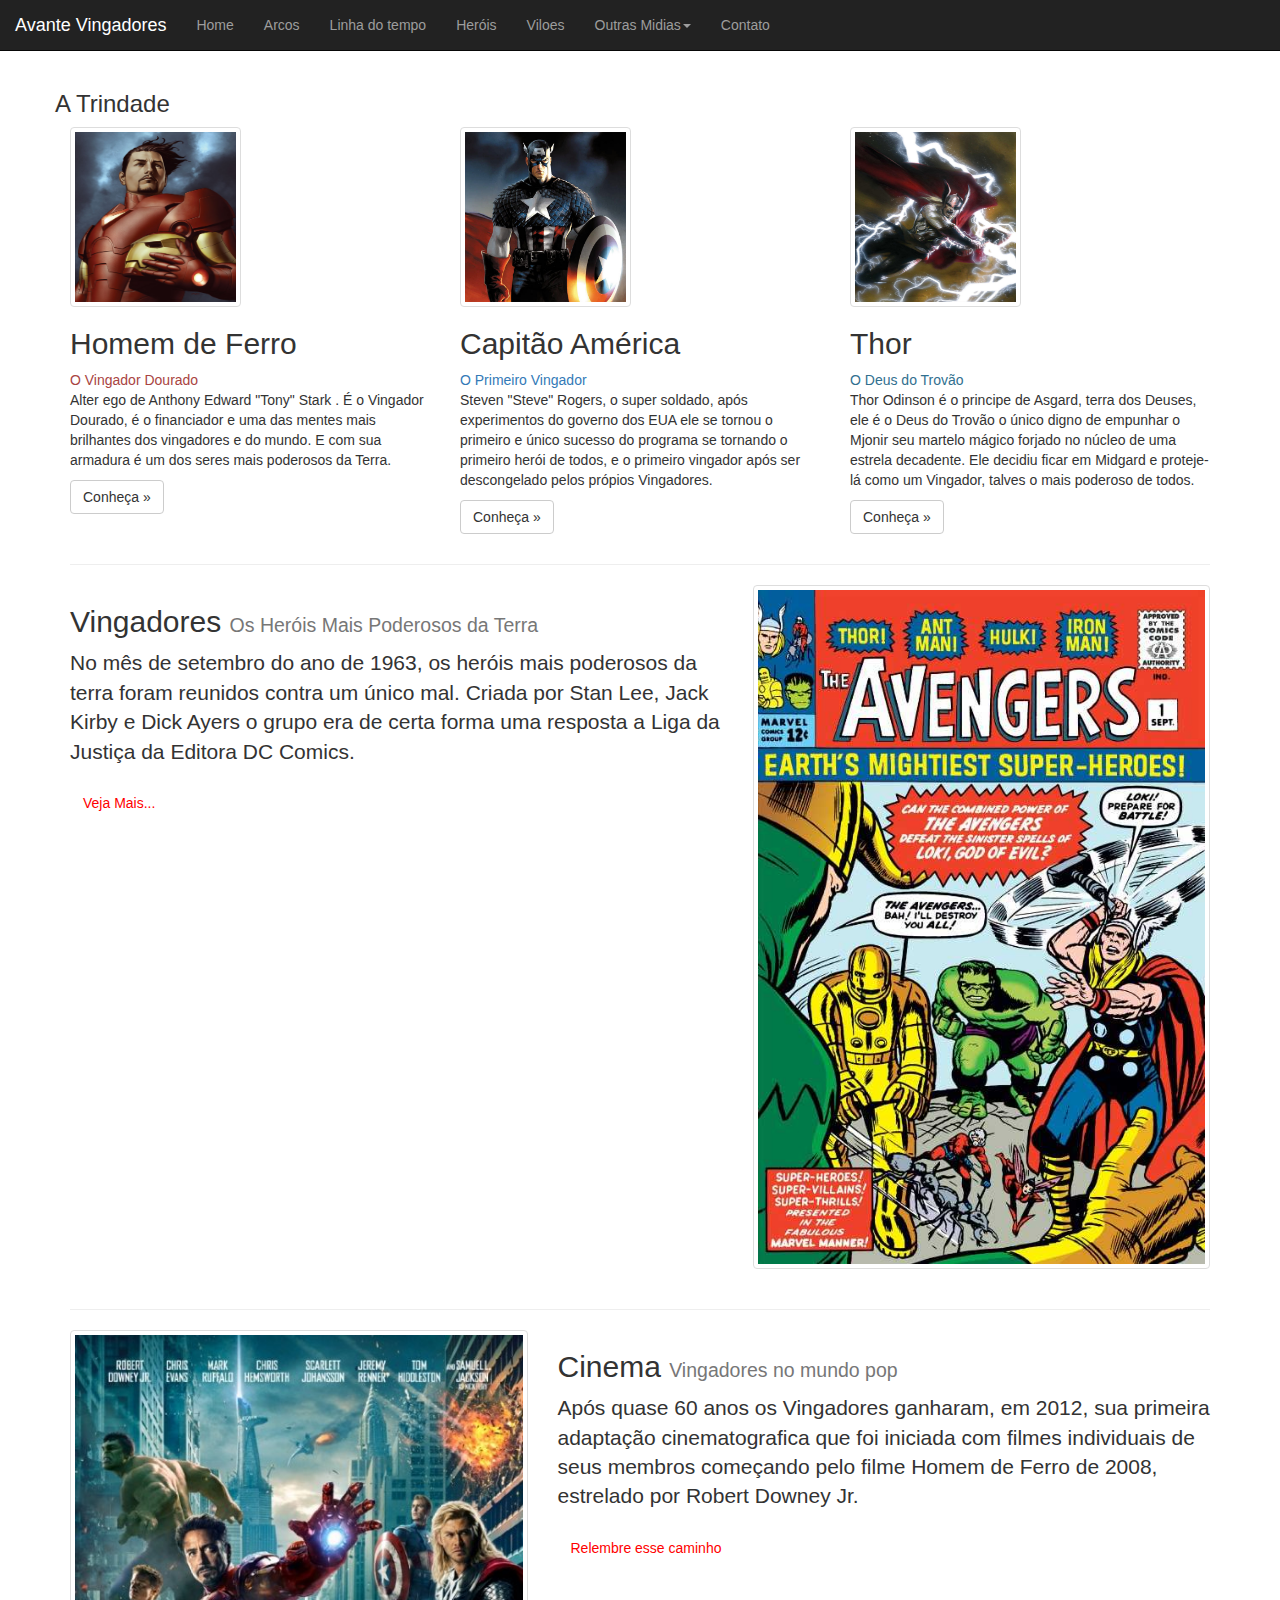
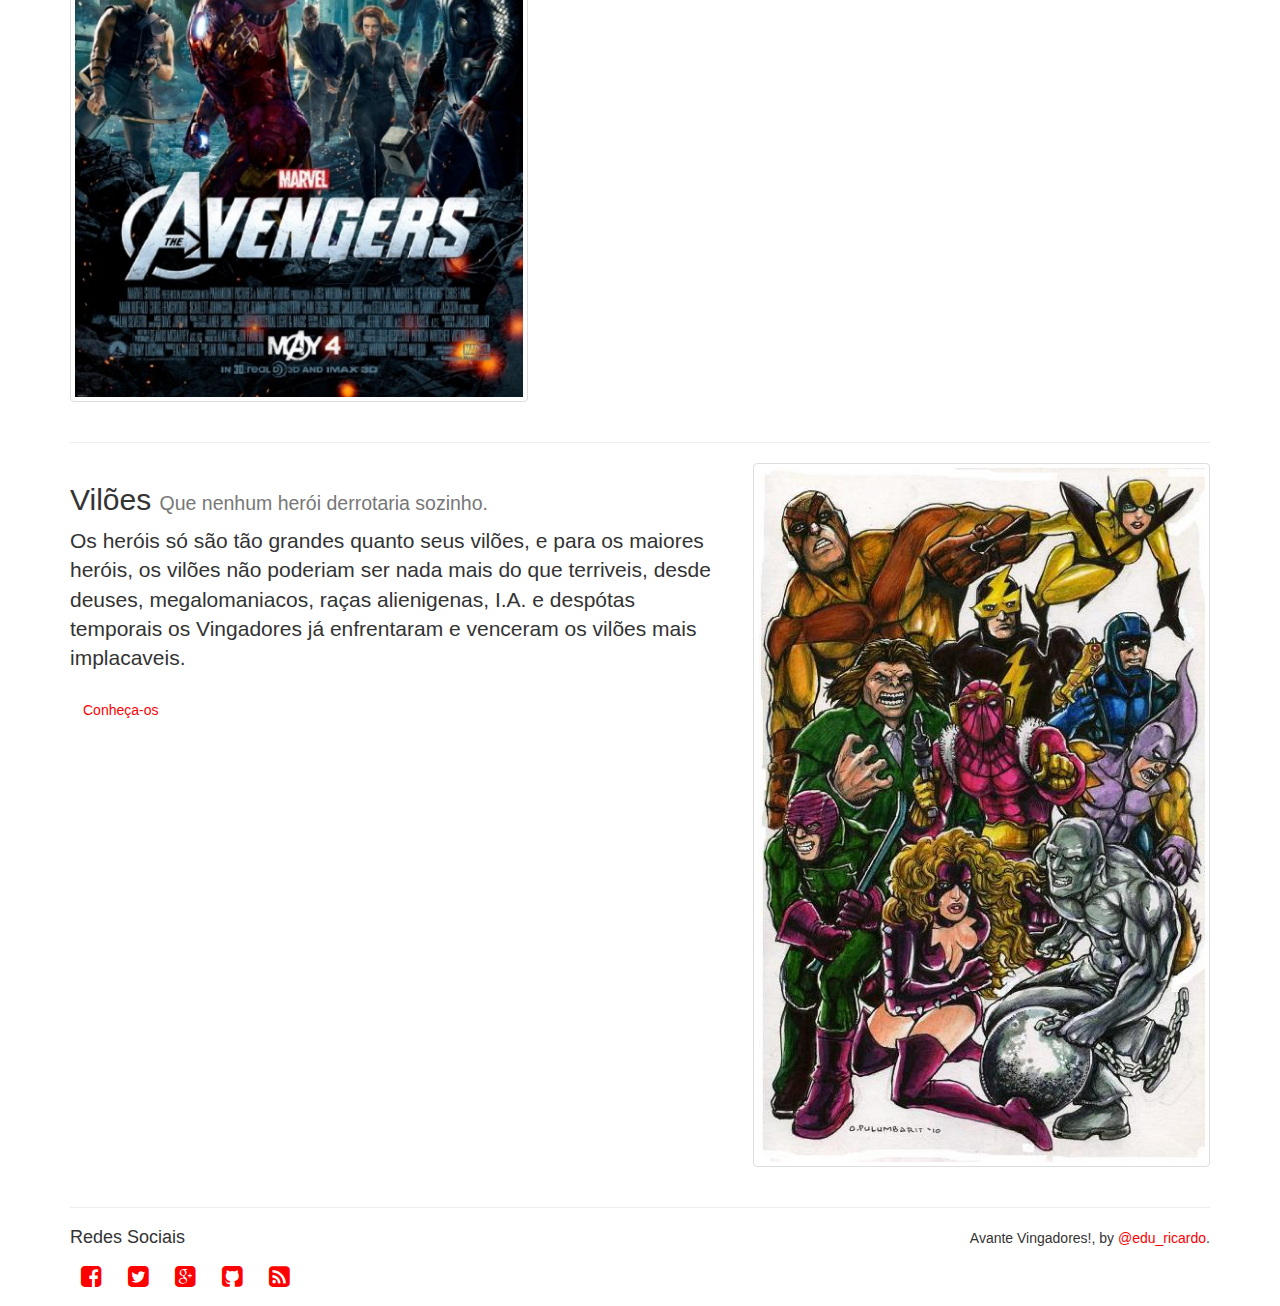
<file: home.html>
<!DOCTYPE html>
<html ng-app="avante">
  <head>
    <meta charset="utf-8">
    <meta http-equiv="X-UA-Compatible" content="IE=edge">
    <meta name="viewport" content="width=device-width, initial-scale=1">
	  <link rel="shortcut icon" href="./img/favicon.ico" />
    <!-- The above 3 meta tags *must* come first in the head; any other head content must come *after* these tags -->
    <title>Avante Vingadores</title>

    <!-- Bootstrap -->
    
    <link rel="stylesheet" href="./bootstrap/css/bootstrap.css">
    <link rel="stylesheet" type="text/css" href="./css/style.css">
    <link rel="stylesheet" type="text/css" href="./font-awesome/css/font-awesome.css">

    <!-- HTML5 shim and Respond.js for IE8 support of HTML5 elements and media queries -->
    <!-- WARNING: Respond.js doesn't work if you view the page via file:// -->
    <!--[if lt IE 9]>
      <script src="https://oss.maxcdn.com/html5shiv/3.7.2/html5shiv.min.js"></script>
      <script src="https://oss.maxcdn.com/respond/1.4.2/respond.min.js"></script>
    <![endif]-->
  </head>
  <body ng-controller="BodyCtrl as body">

    <menu-principal>
    </menu-principal>

    <!-- Conteúdo da página -->
    <div class="container">

      <!-- Three columns of text below the carousel -->
      <div class="row">
        <h3>A Trindade</h3>
        <div class="col-lg-4">
          <img class="img-square thumbnail" src="./img/iron-man-face.jpg" alt="Generic placeholder image" width="171" height="180">

          <h2>Homem de Ferro</h2>
          <span class="text-danger">O Vingador Dourado</span>
          <p>Alter ego de Anthony Edward "Tony" Stark . É o Vingador Dourado, é o financiador e uma das mentes mais brilhantes dos vingadores e do mundo. E com sua armadura é um dos seres mais poderosos da Terra.</p>
          <p><a class="btn btn-default" href="heroes.html#iron-hist" role="button">Conheça &raquo;</a></p>
        </div><!-- /.col-lg-4 -->
        <div class="col-lg-4">

            <img class="img-square thumbnail" src="./img/cap-face.jpg" alt="Generic placeholder image" width="171" height="180">

          <h2>Capitão América</h2>
          <span class="text-primary">O Primeiro Vingador</span>
          <p>Steven "Steve" Rogers, o super soldado, após experimentos do governo dos EUA ele se tornou o primeiro e único sucesso do programa se tornando o primeiro herói de todos, e o primeiro vingador após ser descongelado pelos própios Vingadores.</p>
          <p><a class="btn btn-default" href="heroes.html#cap-hist" role="button">Conheça &raquo;</a></p>
        </div><!-- /.col-lg-4 -->
        <div class="col-lg-4">
 
            <img class="img-square thumbnail" src="./img/thor-face.jpg" alt="Generic placeholder image" width="171" height="180">

          <h2>Thor</h2>
          <span class="text-info">O Deus do Trovão</span>
          <p>Thor Odinson é o principe de Asgard, terra dos Deuses, ele é o Deus do Trovão o único digno de empunhar o Mjonir seu martelo mágico forjado no núcleo de uma estrela decadente. Ele decidiu ficar em Midgard e proteje-lá como um Vingador, talves o mais poderoso de todos.</p>
          <p><a class="btn btn-default" href="heroes.html#thor-hist" role="button">Conheça &raquo;</a></p>
        </div><!-- /.col-lg-4 -->
      </div><!-- /.row -->


      <!-- START THE FEATURETTES -->

      <hr class="featurette-divider">

      <div class="row featurette">
        <div class="col-md-7">
          <h2 class="featurette-heading">Vingadores <small> Os Heróis Mais Poderosos da Terra</small></h2>
          <p class="lead">No mês de setembro do ano de 1963, os heróis mais poderosos da terra foram reunidos contra um único mal. Criada por Stan Lee, Jack Kirby e Dick Ayers o grupo era de certa forma uma resposta a Liga da Justiça da Editora DC Comics.</p>
          <a href="timeline.html" class="btn btn-link">Veja Mais...</a>
        </div>
        <div class="col-md-5">        
            <img class="featurette-image img-responsive center-block thumbnail" src="./img/avengers-01.jpg" width="500" height="500" alt="Vingadores">          
        </div>
      </div>

      <hr class="featurette-divider">

      <div class="row featurette">
        <div class="col-md-7 col-md-push-5">
          <h2 class="featurette-heading">Cinema <small>Vingadores no mundo pop</small></h2>
          <p class="lead">Após quase 60 anos os Vingadores ganharam, em 2012, sua primeira adaptação cinematografica que foi iniciada com filmes individuais de seus membros começando pelo filme Homem de Ferro de 2008, estrelado por Robert Downey Jr.</p>
          <a href="#" class="btn btn-link">Relembre esse caminho</a>
        </div>
        <div class="col-md-5 col-md-pull-7">
          <img class="featurette-image img-responsive center-block thumbnail" src="./img/avengers-movie.jpg" width="500" height="500" alt="Vingadores">
        </div>
      </div>

      <hr class="featurette-divider">

      <div class="row featurette">
        <div class="col-md-7">
          <h2 class="featurette-heading">Vilões <small>Que nenhum herói derrotaria sozinho.</small></h2>
          <p class="lead">Os heróis só são tão grandes quanto seus vilões, e para os maiores heróis, os vilões não poderiam ser nada mais do que terriveis, desde deuses, megalomaniacos, raças alienigenas, I.A. e despótas temporais os Vingadores já enfrentaram e venceram os vilões mais implacaveis.</p>
          <a href="#" class="btn btn-link">Conheça-os</a>
        </div>
        <div class="col-md-5">
          <img class="featurette-image img-responsive center-block thumbnail" src="./img/masters-of-evil.jpg" width="500" height="500" alt="Masters of Evil" >
        </div>
      </div>

      <hr class="featurette-divider">
      <!-- /END THE FEATURETTES -->


      <!-- FOOTER -->
      <footer-principal>
      </footer-principal>

    </div><!-- /.container -->


    <!-- jQuery (necessary for Bootstrap's JavaScript plugins) -->
    <script type="text/javascript" src="./js/jquery-2.1.3.min.js"></script>
    <!-- Carregamento dos scripts ao final para influenciar menos no carregamento da pagina -->
    <script type="text/javascript" src="./angular/angular.min.js"></script> 
    <script type="text/javascript" src="./angular/angular-cookies.js"></script>
    <script type="text/javascript" src="./js/script.js"></script>

    <!-- Include all compiled plugins (below), or include individual files as needed -->
    <script type="text/javascript" src="./bootstrap/js/bootstrap.min.js"></script>    
    <script type="text/javascript" src="./js/holder.js"></script>
  </body>
</html>
</file>
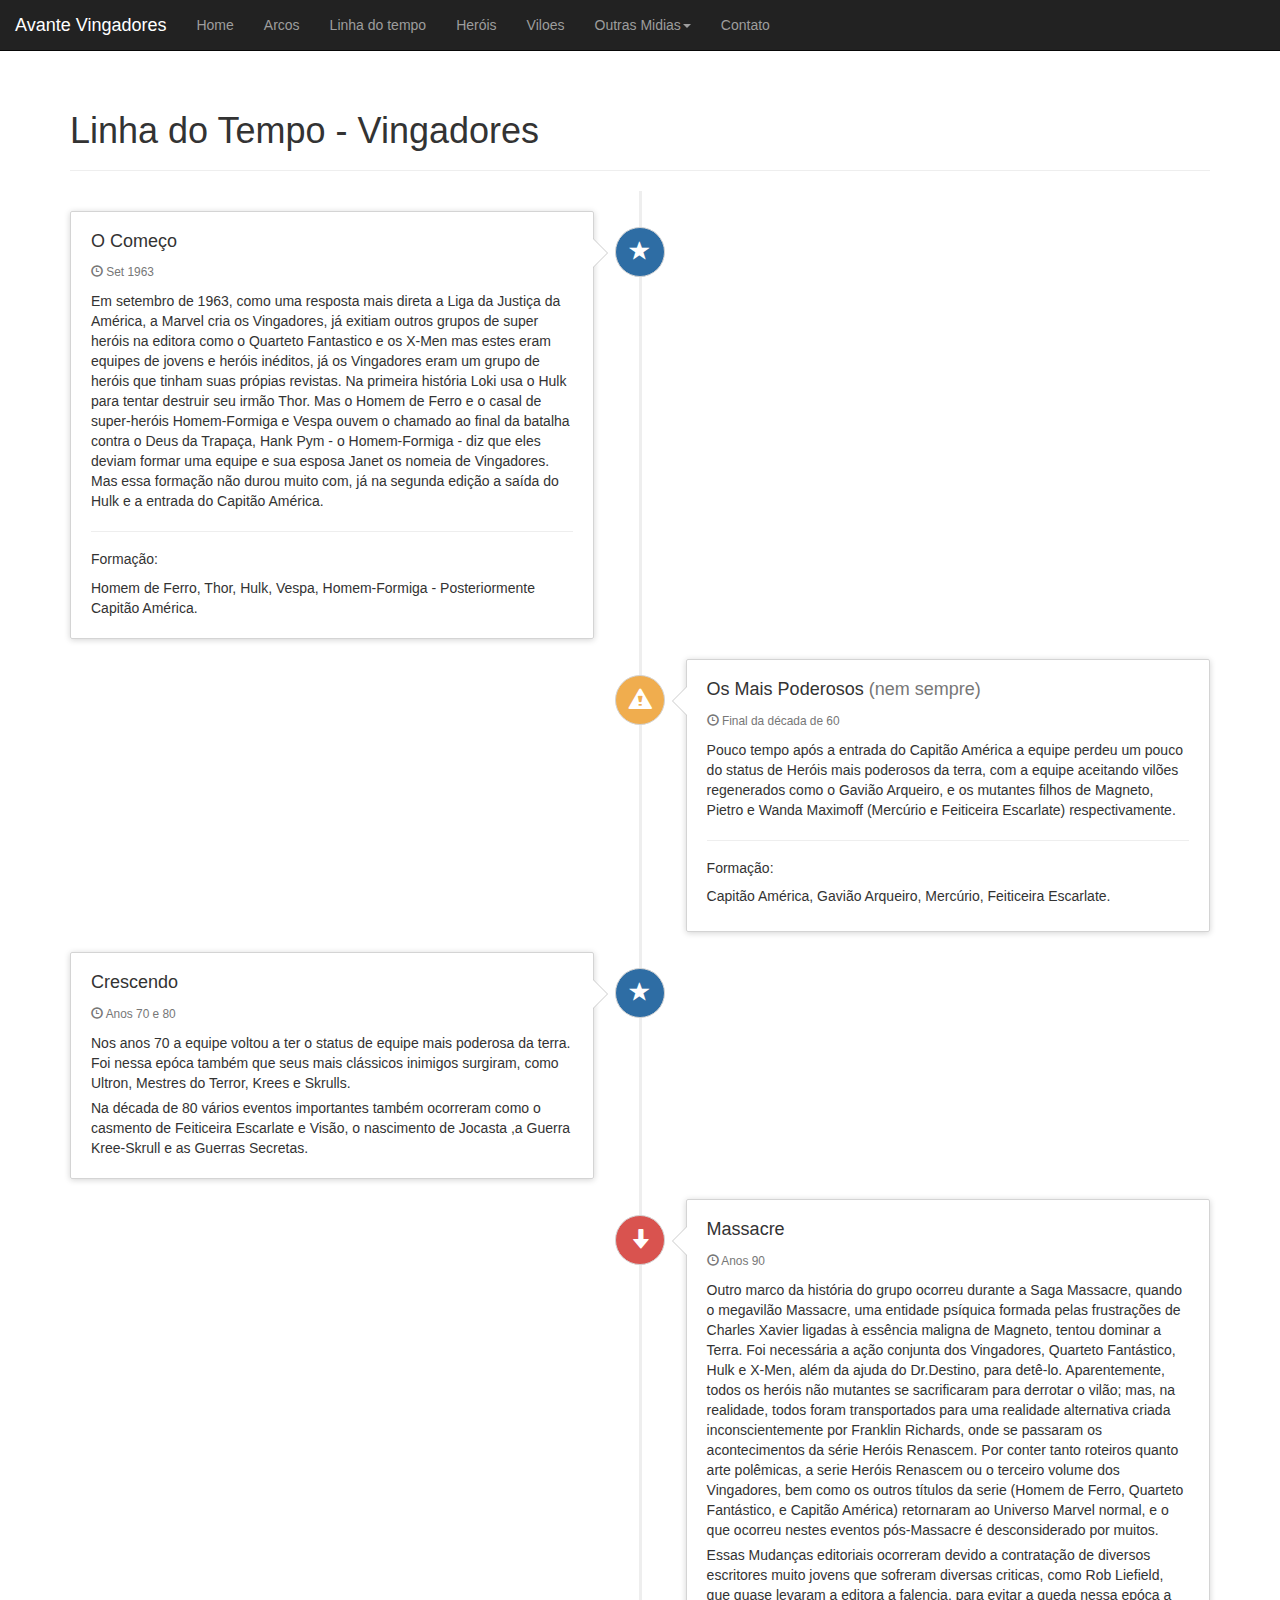
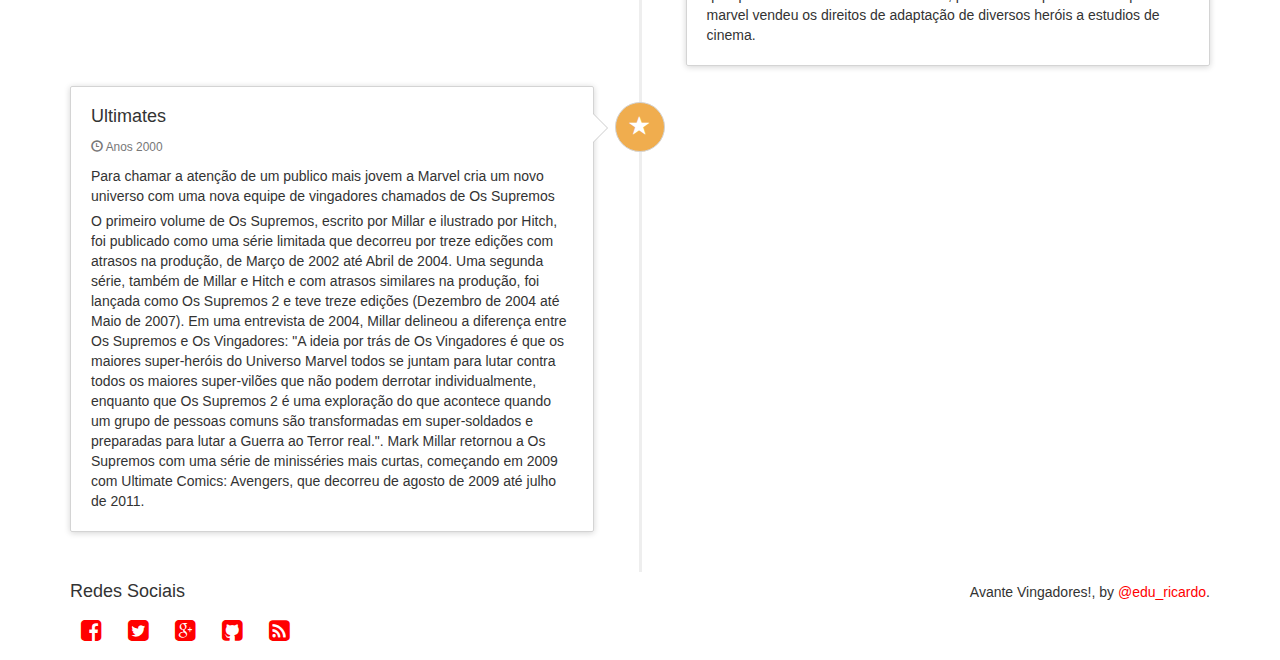
<file: timeline.html>
<!DOCTYPE html>
<html ng-app="avante">
<head>
    <meta charset="utf-8">
    <meta http-equiav="X-UA-Compatible" content="IE=edge">
    <meta name="viewport" content="width=device-width, initial-scale=1">
    <link rel="shortcut icon" href="./img/favicon.ico" />
    <!-- The above 3 meta tags *must* come first in the head; any other head content must come *after* these tags -->
    <title>Avante Vingadores</title>

    <!-- Bootstrap -->

    <link href="./bootstrap/css/bootstrap.css" rel="stylesheet">
    <link rel="stylesheet" type="text/css" href="./css/style.css">
    <link rel="stylesheet" type="text/css" href="./font-awesome/css/font-awesome.css">

    <!-- HTML5 shim and Respond.js for IE8 support of HTML5 elements and media queries -->
    <!-- WARNING: Respond.js doesn't work if you view the page via file:// -->
    <!--[if lt IE 9]>
    <script src="https://oss.maxcdn.com/html5shiv/3.7.2/html5shiv.min.js"></script>
    <script src="https://oss.maxcdn.com/respond/1.4.2/respond.min.js"></script>
    <![endif]-->
</head>
<body ng-controller="BodyCtrl as body">

<menu-principal>
</menu-principal>

<div class="container">

    <div class="page-header">
        <h1 id="timeline">Linha do Tempo - Vingadores</h1>
    </div>
    <ul class="timeline">
        <li>
            <div class="timeline-badge primary"><i class="glyphicon glyphicon-star"></i></div>
            <div class="timeline-panel">
                <div class="timeline-heading">
                    <h4 class="timeline-title">O Começo</h4>
                    <p><small class="text-muted"><i class="glyphicon glyphicon-time"></i> Set 1963</small></p>
                </div>
                <div class="timeline-body">
                    <p>Em setembro de 1963, como uma resposta mais direta a Liga da Justiça da América, a Marvel cria os Vingadores, já exitiam outros
                    grupos de super heróis na editora como o Quarteto Fantastico e os X-Men mas estes eram equipes de jovens e heróis inéditos, já os Vingadores
                    eram um grupo de heróis que tinham suas própias revistas.
                    Na primeira história Loki usa o Hulk para tentar destruir seu irmão Thor. Mas o Homem de Ferro e o casal de super-heróis Homem-Formiga e Vespa ouvem o chamado
                    ao final da batalha contra o Deus da Trapaça, Hank Pym - o Homem-Formiga - diz que eles deviam formar uma equipe e sua esposa Janet os nomeia de Vingadores.
                    Mas essa formação não durou muito com, já na segunda edição a saída do Hulk e a entrada do Capitão América.</p>
                    <hr />
                    <p><h5>Formação:</h5> Homem de Ferro, Thor, Hulk, Vespa, Homem-Formiga - Posteriormente Capitão América.</p>
                </div>
            </div>
        </li>
        <li class="timeline-inverted">
            <div class="timeline-badge warning"><i class="glyphicon glyphicon-alert"></i></div>
            <div class="timeline-panel">
                <div class="timeline-heading">
                    <h4 class="timeline-title">Os Mais Poderosos <span class="text-muted">(nem sempre)</span></h4>
                    <p><small class="text-muted"><i class="glyphicon glyphicon-time"></i> Final da década de 60</small></p>
                </div>
                <div class="timeline-body">
                    <p>
                        Pouco tempo após a entrada do Capitão América a equipe perdeu um pouco do status de Heróis mais poderosos da terra, com a equipe
                        aceitando vilões regenerados como o Gavião Arqueiro, e os mutantes filhos de Magneto, Pietro e Wanda Maximoff (Mercúrio e Feiticeira Escarlate)
                        respectivamente.
                    <hr />
                    <p><h5>Formação:</h5> Capitão América, Gavião Arqueiro, Mercúrio, Feiticeira Escarlate.</p>
                    </p>
                </div>
            </div>
        </li>
        <li>
            <div class="timeline-badge primary"><i class="glyphicon glyphicon-star"></i></div>
            <div class="timeline-panel">
                <div class="timeline-heading">
                    <h4 class="timeline-title">Crescendo</h4>
                    <p><small class="text-muted"><i class="glyphicon glyphicon-time"></i> Anos 70 e 80</small></p>
                </div>
                <div class="timeline-body">
                    <p>Nos anos 70 a equipe voltou a ter o status de equipe mais poderosa da terra. Foi nessa epóca também que seus mais clássicos
                    inimigos surgiram, como Ultron, Mestres do Terror, Krees e Skrulls.</p>
                    <p>Na década de 80 vários eventos importantes também ocorreram como o casmento de Feiticeira Escarlate e Visão, o nascimento de Jocasta
                    ,a Guerra Kree-Skrull e as Guerras Secretas.</p>
                </div>
            </div>
        </li>
        <li class="timeline-inverted">
            <div class="timeline-badge danger"><i class="glyphicon glyphicon-arrow-down"></i></div>
            <div class="timeline-panel">
                <div class="timeline-heading">
                    <h4 class="timeline-title">Massacre</h4>
                    <p><small class="text-muted"><i class="glyphicon glyphicon-time"></i> Anos 90</small></p>
                </div>
                <div class="timeline-body">
                    <p>Outro marco da história do grupo ocorreu durante a Saga Massacre, quando o megavilão Massacre, uma entidade psíquica formada pelas
                        frustrações de Charles Xavier ligadas à essência maligna de Magneto, tentou dominar a Terra. Foi necessária a ação conjunta dos
                        Vingadores, Quarteto Fantástico, Hulk e X-Men, além da ajuda do Dr.Destino, para detê-lo.
                        Aparentemente, todos os heróis não mutantes se sacrificaram para derrotar o vilão; mas, na realidade, todos foram transportados para
                        uma realidade alternativa criada inconscientemente por Franklin Richards, onde se passaram os acontecimentos da série Heróis Renascem.
                        Por conter tanto roteiros quanto arte polêmicas, a serie Heróis Renascem ou o terceiro volume dos Vingadores,
                        bem como os outros títulos da serie (Homem de Ferro, Quarteto Fantástico, e Capitão América) retornaram ao Universo Marvel normal,
                        e o que ocorreu nestes eventos pós-Massacre é desconsiderado por muitos.</p>
                    <p>Essas Mudanças editoriais ocorreram devido a contratação de diversos escritores muito jovens que sofreram diversas criticas, como
                    Rob Liefield, que quase levaram a editora a falencia, para evitar a queda nessa epóca a marvel vendeu os direitos de adaptação de diversos
                    heróis a estudios de cinema.</p>
                </div>
            </div>
        </li>
        <li >
            <div class="timeline-badge warning"><i class="glyphicon glyphicon-star"></i></div>
            <div class="timeline-panel">
                <div class="timeline-heading">
                    <h4 class="timeline-title">Ultimates</h4>
                    <p><small class="text-muted"><i class="glyphicon glyphicon-time"></i> Anos 2000</small></p>
                </div>
                <div class="timeline-body">
                    <p>Para chamar a atenção de um publico mais jovem a Marvel cria um novo universo com uma nova equipe de vingadores chamados de Os Supremos
                    </p><p>O primeiro volume de Os Supremos, escrito por Millar e ilustrado por Hitch, foi publicado como uma série limitada que
                    decorreu por treze edições com atrasos na produção, de Março de 2002 até Abril de 2004. Uma segunda série, também de
                    Millar e Hitch e com atrasos similares na produção, foi lançada como Os Supremos 2 e teve treze edições
                    (Dezembro de 2004 até Maio de 2007).
                    Em uma entrevista de 2004, Millar delineou a diferença entre Os Supremos e Os Vingadores: "A ideia por trás de
                    Os Vingadores é que os maiores super-heróis do Universo Marvel todos se juntam para lutar contra todos os maiores
                    super-vilões que não podem derrotar individualmente, enquanto que Os Supremos 2 é uma exploração do que acontece
                    quando um grupo de pessoas comuns são transformadas em super-soldados e preparadas para lutar a Guerra ao
                    Terror real.". Mark Millar retornou a Os Supremos com uma série de minisséries mais curtas, começando em 2009 com
                    Ultimate Comics: Avengers, que decorreu de agosto de 2009 até julho de 2011.</p>
                </div>
            </div>
        </li>
    </ul>

    <!-- FOOTER -->
    <footer-principal>
    </footer-principal>
</div><!-- /.container -->


<!-- jQuery (necessary for Bootstrap's JavaScript plugins) -->
<script type="text/javascript" src="./js/jquery-2.1.3.min.js"></script>
<!-- Carregamento dos scripts ao final para influenciar menos no carregamento da pagina -->
<script type="text/javascript" src="./angular/angular.min.js"></script>
<script type="text/javascript" src="./angular/angular-cookies.js"></script>
<script type="text/javascript" src="./js/script.js"></script>

<!-- Include all compiled plugins (below), or include individual files as needed -->
<script type="text/javascript" src="./bootstrap/js/bootstrap.min.js"></script>
<script type="text/javascript" src="./js/holder.js"></script>
</body>
</html>
</file>
<file: css/cover.css>
/*
 * Globals
 */

/* Links */
a,
a:focus,
a:hover {
  color: #fff;
}

/* Custom default button */
.btn-default,
.btn-default:hover,
.btn-default:focus {
  color: #333;
  text-shadow: none; /* Prevent inheritence from `body` */
  background-color: #fff;
  border: 1px solid #fff;
}


/*
 * Base structure
 */

html,
body {
  height: 100%;
  background-color: #333;
}
body {
  color: #fff;
  text-align: center;
  text-shadow: 0 1px 3px rgba(0,0,0,.5);
}

/* Extra markup and styles for table-esque vertical and horizontal centering */
.site-wrapper {
  display: table;
  width: 100%;
  height: 100%; /* For at least Firefox */
  min-height: 100%;
  -webkit-box-shadow: inset 0 0 100px rgba(0,0,0,.5);
          box-shadow: inset 0 0 100px rgba(0,0,0,.5);
}
.site-wrapper-inner {
  display: table-cell;
  vertical-align: top;
}
.cover-container {
  margin-right: auto;
  margin-left: auto;
}

/* Padding for spacing */
.inner {
  padding: 30px;
}


/*
 * Header
 */
.masthead-brand {
  margin-top: 10px;
  margin-bottom: 10px;
}

.masthead-nav > li {
  display: inline-block;
}
.masthead-nav > li + li {
  margin-left: 20px;
}
.masthead-nav > li > a {
  padding-right: 0;
  padding-left: 0;
  font-size: 16px;
  font-weight: bold;
  color: #fff; /* IE8 proofing */
  color: rgba(255,255,255,.75);
  border-bottom: 2px solid transparent;
}
.masthead-nav > li > a:hover,
.masthead-nav > li > a:focus {
  background-color: transparent;
  border-bottom-color: #a9a9a9;
  border-bottom-color: rgba(255,255,255,.25);
}
.masthead-nav > .active > a,
.masthead-nav > .active > a:hover,
.masthead-nav > .active > a:focus {
  color: #fff;
  border-bottom-color: #fff;
}

@media (min-width: 768px) {
  .masthead-brand {
    float: left;
  }
  .masthead-nav {
    float: right;
  }
}


/*
 * Cover
 */

.cover {
  padding: 0 20px;
}
.cover .btn-lg {
  padding: 10px 20px;
  font-weight: bold;
}


/*
 * Footer
 */

.mastfoot {
  color: #999; /* IE8 proofing */
  color: rgba(255,255,255,.5);
}


/*
 * Affix and center
 */

@media (min-width: 768px) {
  /* Pull out the header and footer */
  .masthead {
    position: fixed;
    top: 0;
  }
  .mastfoot {
    position: fixed;
    bottom: 0;
  }
  /* Start the vertical centering */
  .site-wrapper-inner {
    vertical-align: middle;
  }
  /* Handle the widths */
  .masthead,
  .mastfoot,
  .cover-container {
    width: 100%; /* Must be percentage or pixels for horizontal alignment */
  }
}

@media (min-width: 992px) {
  .masthead,
  .mastfoot,
  .cover-container {
    width: 700px;
  }
}
</file>
<file: css/style_index.css>
/* Arquivo para personalização final */

body{
	background-image: url("../img/back.jpg");
	background-repeat: no-repeat;
	background-position: center;
}
</file>
<file: css/style.css>
body{
	padding-top: 0px;
}

.timeline {
	list-style: none;
	padding: 20px 0 20px;
	position: relative;
}
.timeline:before {
	top: 0;
	bottom: 0;
	position: absolute;
	content: " ";
	width: 3px;
	background-color: #eeeeee;
	left: 50%;
	margin-left: -1.5px;
}
.timeline > li {
	margin-bottom: 20px;
	position: relative;
}
.timeline > li:before,
.timeline > li:after {
	content: " ";
	display: table;
}
.timeline > li:after {
	clear: both;
}
.timeline > li:before,
.timeline > li:after {
	content: " ";
	display: table;
}
.timeline > li:after {
	clear: both;
}
.timeline > li > .timeline-panel {
	width: 46%;
	float: left;
	border: 1px solid #d4d4d4;
	border-radius: 2px;
	padding: 20px;
	position: relative;
	-webkit-box-shadow: 0 1px 6px rgba(0, 0, 0, 0.175);
	box-shadow: 0 1px 6px rgba(0, 0, 0, 0.175);
}
.timeline > li > .timeline-panel:before {
	position: absolute;
	top: 26px;
	right: -15px;
	display: inline-block;
	border-top: 15px solid transparent;
	border-left: 15px solid #ccc;
	border-right: 0 solid #ccc;
	border-bottom: 15px solid transparent;
	content: " ";
}
.timeline > li > .timeline-panel:after {
	position: absolute;
	top: 27px;
	right: -14px;
	display: inline-block;
	border-top: 14px solid transparent;
	border-left: 14px solid #fff;
	border-right: 0 solid #fff;
	border-bottom: 14px solid transparent;
	content: " ";
}
.timeline > li > .timeline-badge {
	color: #fff;
	width: 50px;
	height: 50px;
	line-height: 50px;
	font-size: 1.4em;
	text-align: center;
	position: absolute;
	top: 16px;
	left: 50%;
	margin-left: -25px;
	background-color: #999999;
	z-index: 100;
	border: solid thin lightgrey;
	border-top-right-radius: 50%;
	border-top-left-radius: 50%;
	border-bottom-right-radius: 50%;
	border-bottom-left-radius: 50%;
}
.timeline > li.timeline-inverted > .timeline-panel {
	float: right;
}
.timeline > li.timeline-inverted > .timeline-panel:before {
	border-left-width: 0;
	border-right-width: 15px;
	left: -15px;
	right: auto;
}
.timeline > li.timeline-inverted > .timeline-panel:after {
	border-left-width: 0;
	border-right-width: 14px;
	left: -14px;
	right: auto;
}
.timeline-badge.primary {
	background-color: #2e6da4 !important;
}
.timeline-badge.success {
	background-color: #3f903f !important;
}
.timeline-badge.warning {
	background-color: #f0ad4e !important;
}
.timeline-badge.danger {
	background-color: #d9534f !important;
}
.timeline-badge.info {
	background-color: #5bc0de !important;
}
.timeline-title {
	margin-top: 0;
	color: inherit;
}
.timeline-body > p,
.timeline-body > ul {
	margin-bottom: 0;
}
.timeline-body > p + p {
	margin-top: 5px;
}
</file>
<file: css/blog.css>
/*
 * Globals
 */

body {
  font-family: Georgia, "Times New Roman", Times, serif;
  color: #555;
}

h1, .h1,
h2, .h2,
h3, .h3,
h4, .h4,
h5, .h5,
h6, .h6 {
  margin-top: 0;
  font-family: "Helvetica Neue", Helvetica, Arial, sans-serif;
  font-weight: normal;
  color: #333;
}


/*
 * Override Bootstrap's default container.
 */

@media (min-width: 1200px) {
  .container {
    width: 970px;
  }
}


/*
 * Masthead for nav
 */

.blog-masthead {
  background-color: #428bca;
  -webkit-box-shadow: inset 0 -2px 5px rgba(0,0,0,.1);
          box-shadow: inset 0 -2px 5px rgba(0,0,0,.1);
}

/* Nav links */
.blog-nav-item {
  position: relative;
  display: inline-block;
  padding: 10px;
  font-weight: 500;
  color: #cdddeb;
}
.blog-nav-item:hover,
.blog-nav-item:focus {
  color: #fff;
  text-decoration: none;
}

/* Active state gets a caret at the bottom */
.blog-nav .active {
  color: #fff;
}
.blog-nav .active:after {
  position: absolute;
  bottom: 0;
  left: 50%;
  width: 0;
  height: 0;
  margin-left: -5px;
  vertical-align: middle;
  content: " ";
  border-right: 5px solid transparent;
  border-bottom: 5px solid;
  border-left: 5px solid transparent;
}


/*
 * Blog name and description
 */

.blog-header {
  padding-top: 20px;
  padding-bottom: 20px;
}
.blog-title {
  margin-top: 30px;
  margin-bottom: 0;
  font-size: 60px;
  font-weight: normal;
}
.blog-description {
  font-size: 20px;
  color: #999;
}


/*
 * Main column and sidebar layout
 */

.blog-main {
  font-size: 18px;
  line-height: 1.5;
}

/* Sidebar modules for boxing content */
.sidebar-module {
  padding: 15px;
  margin: 0 -15px 15px;
}
.sidebar-module-inset {
  padding: 15px;
  background-color: #f5f5f5;
  border-radius: 4px;
}
.sidebar-module-inset p:last-child,
.sidebar-module-inset ul:last-child,
.sidebar-module-inset ol:last-child {
  margin-bottom: 0;
}


/* Pagination */
.pager {
  margin-bottom: 60px;
  text-align: left;
}
.pager > li > a {
  width: 140px;
  padding: 10px 20px;
  text-align: center;
  border-radius: 30px;
}


/*
 * Blog posts
 */

.blog-post {
  margin-bottom: 60px;
}
.blog-post-title {
  margin-bottom: 5px;
  font-size: 40px;
}
.blog-post-meta {
  margin-bottom: 20px;
  color: #999;
}


/*
 * Footer
 */

.blog-footer {
  padding: 40px 0;
  color: #999;
  text-align: center;
  background-color: #f9f9f9;
  border-top: 1px solid #e5e5e5;
}
.blog-footer p:last-child {
  margin-bottom: 0;
}
</file>
<file: css/docs.min.css>
.hll{
	background-color:#ffc
}

.c{
	color:#999
}

.err{
	color:#A00;
	background-color:#FAA
}

.k{
	color:#069
}

.o{
	color:#555
}

.cm{
	color:#999
}

.cp{
	color:#099
}

.c1{
	color:#999
}

.cs{
	color:#999
}

.gd{
	background-color:#FCC;
	border:1px solid #C00
}

.ge{
	font-style:italic
}

.gr{
	color:red
}

.gh{
	color:#030
}

.gi{
	background-color:#CFC;
	border:1px solid #0C0
}

.go{
	color:#AAA
}

.gp{
	color:#009
}

.gu{
	color:#030
}

.gt{
	color:#9C6
}

.kc{
	color:#069
}

.kd{
	color:#069
}

.kn{
	color:#069
}

.kp{
	color:#069
}

.kr{
	color:#069
}

.kt{
	color:#078
}

.m{
	color:#F60
}

.s{
	color:#d44950
}

.na{
	color:#4f9fcf
}

.nb{
	color:#366
}

.nc{
	color:#0A8
}

.no{
	color:#360
}

.nd{
	color:#99F
}

.ni{
	color:#999
}

.ne{
	color:#C00
}

.nf{
	color:#C0F
}

.nl{
	color:#99F
}

.nn{
	color:#0CF
}

.nt{
	color:#2f6f9f
}

.nv{
	color:#033
}

.ow{
	color:#000
}

.w{
	color:#bbb
}

.mf{
	color:#F60
}

.mh{
	color:#F60
}

.mi{
	color:#F60
}

.mo{
	color:#F60
}

.sb{
	color:#C30
}

.sc{
	color:#C30
}

.sd{
	color:#C30;
	font-style:italic
}

.s2{
	color:#C30
}

.se{
	color:#C30
}

.sh{
	color:#C30
}

.si{
	color:#A00
}

.sx{
	color:#C30
}

.sr{
	color:#3AA
}

.s1{
	color:#C30
}

.ss{
	color:#FC3
}

.bp{
	color:#366
}

.vc{
	color:#033
}

.vg{
	color:#033
}

.vi{
	color:#033
}

.il{
	color:#F60
}

.css .nt+.nt,.css .o,.css .o+.nt{
	color:#999
}

@font-face{
	font-family:anchorjs-link;
	src:url(data:application/x-font-ttf;
	charset=utf-8;
	base64,[base64]/8D/wAPAAEAAAAAAAAAAAAAAAAAAAAAgAAAAAAACAAAAAwAAABQAAwABAAAAFAAEACgAAAAGAAQAAQACACDmAP//AAAAIOYA////4RoCAAEAAAAAAAAAAQAB//[base64]/r4DBgYGBFAEBwYHAwQTExMT2xMwMjETBBMTExNjBwkGA5gkIyMkBCNZXVoj2iMkJCMEA3UEJCMjJNojWV1aIwQDBgUFA1ACBQUFAwQUMDIxE9oTExMTBBMxMjATYxAhISIRmSNaXVkj/sYDBgUFA1ACBQUFAwQUMDIxE9oTExMTBBMxMjATYxAhISIRmSNaXVkjBCQjIyTaI1ldWiMEAAEAAAABAABR/4xQXw889QALBAAAAAAAzqNM0wAAAADOo0zTAAAAAAO5A3kAAAAIAAIAAAAAAAAAAQAAA8D/[base64]) format('truetype'),url(data:application/font-woff;
	charset=utf-8;
	base64,d09GRgABAAAAAATwAAsAAAAABKQAAAAAAAAAAAAAAAAAAAAAAAAAAAAAAABPUy8yAAABCAAAAGAAAABgDq/[base64]/A/8ADwABAAAAAAAAAAAAAAAAAAAAAIAAAAAAAAgAAAAMAAAAUAAMAAQAAABQABAAoAAAABgAEAAEAAgAg5gD//wAAACDmAP///+EaAgABAAAAAAAAAAEAAf//AA8AAQAAAAAAAAAAAAIAADc5AQAAAAACAEcABwO5A3kANgBtAAABJy4BIgYPAQ4BFBYfAR4DFzcuAy8BLgE0Nj8BPgEyFh8BHgEUBg8BHgMVNz4BNCYnAS4DJwceAx8BHgEUBg8BDgEiJi8BLgE0Nj8BLgM1Bw4BFBYfAR4BMjY/[base64]/7GAwYFBQNQAgUFBQMEFDAyMRPaExMTEwQTMTIwE2MQISEiEZkjWl1ZIwQkIyMk2iNZXVojBAABAAAAAQAAUf+MUF8PPPUACwQAAAAAAM6jTNMAAAAAzqNM0wAAAAADuQN5AAAACAACAAAAAAAAAAEAAAPA/[base64]) format('woff');
	font-weight:400;
	font-style:normal
}

.anchorjs-icon{
	font-family:anchorjs-link;
	speak:none;
	font-style:normal;
	font-weight:400;
	font-variant:normal;
	text-transform:none;
	line-height:1;
	-webkit-font-smoothing:antialiased;
	-moz-osx-font-smoothing:grayscale
}

.anchorjs-link{
	float:left;
	width:1em;
	height:1em;
	margin-left:-1.2em;
	opacity:0;
	color:inherit;
	text-align:center
}

@media (max-width:480px){
	.anchorjs-link{
		display:none
	}

}

.anchorjs-link:focus,:hover>.anchorjs-link{
	opacity:.75;
	transition:color .16s linear
}

:hover>.anchorjs-link:hover{
	opacity:1;
	text-decoration:none
}

.anchorjs-icon{
	font-size:60%;
	vertical-align:.2em
}

.anchorjs-icon:before{
	content:"\e600"
}

/*!
 * Bootstrap Docs (http://getbootstrap.com)
 * Copyright 2011-2014 Twitter, Inc.
 * Licensed under the Creative Commons Attribution 3.0 Unported License. For
 * details, see http://creativecommons.org/licenses/by/3.0/.
 */body{
	position:relative
}

.table code{
	font-size:13px;
	font-weight:400
}

h2 code,h3 code,h4 code{
	background-color:inherit
}

.btn-outline{
	color:#563d7c;
	background-color:transparent;
	border-color:#563d7c
}

.btn-outline:active,.btn-outline:focus,.btn-outline:hover{
	color:#fff;
	background-color:#CC0000;
	border-color:#CC0000;
}

.btn-outline-inverse{
	color:#fff;
	background-color:transparent;
	border-color:#cdbfe3
}

.btn-outline-inverse:active,.btn-outline-inverse:focus,.btn-outline-inverse:hover{
	color:#CC0000;
	text-shadow:none;
	background-color:#fff;
	border-color:#fff
}

.bs-docs-booticon{
	display:block;
	font-weight:500;
	color:#fff;
	text-align:center;
	cursor:default;
	background-color:#563d7c;
	border-radius:15%
}

.bs-docs-booticon-sm{
	width:30px;
	height:30px;
	font-size:20px;
	line-height:28px
}

.bs-docs-booticon-lg{
	width:144px;
	height:144px;
	font-size:108px;
	line-height:140px
}

.bs-docs-booticon-inverse{
	color:#563d7c;
	background-color:#fff
}

.bs-docs-booticon-outline{
	background-color:transparent;
	border:1px solid #cdbfe3
}

#skippy{
	display:block;
	padding:1em;
	color:#fff;
	background-color:#6f5499;
	outline:0
}

#skippy .skiplink-text{
	padding:.5em;
	outline:1px dotted
}

#content:focus{
	outline:0
}

.bs-docs-nav{
	margin-bottom:0;
	background-color:#fff;
	border-bottom:0
}

.bs-home-nav .bs-nav-b{
	display:none
}

.bs-docs-nav .navbar-brand,.bs-docs-nav .navbar-nav>li>a{
	font-weight:500;
	color:#563d7c
}

.bs-docs-nav .navbar-nav>.active>a,.bs-docs-nav .navbar-nav>.active>a:hover,.bs-docs-nav .navbar-nav>li>a:hover{
	color:#CC0000;
	background-color:#CC0000
}

.bs-docs-nav .navbar-toggle .icon-bar{
	background-color:#563d7c
}

.bs-docs-nav .navbar-header .navbar-toggle{
	border-color:#fff
}

.bs-docs-nav .navbar-header .navbar-toggle:focus,.bs-docs-nav .navbar-header .navbar-toggle:hover{
	background-color:#CC0000;
	border-color:#CC0000;
}

.bs-docs-footer{
	padding-top:40px;
	padding-bottom:40px;
	margin-top:100px;
	color:#767676;
	border-top:1px solid #e5e5e5
}

.bs-docs-footer-links{
	padding-left:0;
	margin-top:20px
}

.bs-docs-footer-links li{
	display:inline;
	padding:0 2px
}

.bs-docs-footer-links li:first-child{
	padding-left:0
}

@media (min-width:768px){
	.bs-docs-footer p{
		margin-bottom:0
	}

}

.bs-docs-social{
	margin-bottom:20px;
	text-align:center
}

.bs-docs-social-buttons{
	display:inline-block;
	padding-left:0;
	margin-bottom:0;
	list-style:none
}

.bs-docs-social-buttons li{
	display:inline-block;
	padding:5px 8px;
	line-height:1
}

.bs-docs-social-buttons .twitter-follow-button{
	width:225px!important
}

.bs-docs-social-buttons .twitter-share-button{
	width:98px!important
}

.github-btn{
	overflow:hidden;
	border:0
}

.bs-docs-header,.bs-docs-masthead{
	position:relative;
	padding:30px 0;
	margin-top: -20px;
	color:#cdbfe3;
	text-align:center;
	text-shadow:0 1px 0 rgba(0,0,0,.1);
	background-color:#CC1111;
	background-image:-webkit-gradient(linear,left top,left bottom,from(#AA1111),to(#CC1111));
	background-image:-webkit-linear-gradient(top,#AA1111 0,#CC1111 100%);
	background-image:-o-linear-gradient(top,#AA1111 0,#CC1111 100%);
	background-image:linear-gradient(to bottom,#AA1111 0,#CC1111 100%);
	filter:progid:DXImageTransform.Microsoft.gradient(startColorstr='#AA1111', endColorstr='#CC1111', GradientType=0);
	background-repeat:repeat-x
}

.bs-docs-masthead .bs-docs-booticon{
	margin:0 auto 30px
}

.bs-docs-masthead h1{
	font-weight:300;
	line-height:1;
	color:#fff
}

.bs-docs-masthead .lead{
	margin:0 auto 30px;
	font-size:20px;
	color:#fff
}

.bs-docs-masthead .version{
	margin-top:-15px;
	margin-bottom:30px;
	color:#9783b9
}

.bs-docs-masthead .btn{
	width:100%;
	padding:15px 30px;
	font-size:20px
}

@media (min-width:480px){
	.bs-docs-masthead .btn{
		width:auto
	}

}

@media (min-width:768px){
	.bs-docs-masthead{
		padding:80px 0
	}

	.bs-docs-masthead h1{
		font-size:60px
	}

	.bs-docs-masthead .lead{
		font-size:24px
	}

}

@media (min-width:992px){
	.bs-docs-masthead .lead{
		width:80%;
		font-size:30px
	}

}

.bs-docs-header{
	margin-bottom:40px;
	font-size:20px
}

.bs-docs-header h1{
	margin-top:0;
	color:#fff
}

.bs-docs-header p{
	margin-bottom:0;
	font-weight:300;
	line-height:1.4
}

.bs-docs-header .container{
	position:relative
}

@media (min-width:768px){
	.bs-docs-header{
		padding-top:60px;
		padding-bottom:60px;
		font-size:24px;
		text-align:left
	}

	.bs-docs-header h1{
		font-size:60px;
		line-height:1
	}

}

@media (min-width:992px){
	.bs-docs-header h1,.bs-docs-header p{
		margin-right:380px
	}

}

.carbonad{
	width:auto!important;
	height:auto!important;
	padding:20px!important;
	margin:30px -30px -31px!important;
	overflow:hidden;
	font-size:13px!important;
	line-height:16px!important;
	text-align:left;
	background:0 0!important;
	border:solid #866ab3!important;
	border-width:1px 0!important
}

.carbonad-img{
	margin:0!important
}

.carbonad-tag,.carbonad-text{
	display:block!important;
	float:none!important;
	width:auto!important;
	height:auto!important;
	margin-left:145px!important;
	font-family:"Helvetica Neue",Helvetica,Arial,sans-serif!important
}

.carbonad-text{
	padding-top:0!important
}

.carbonad-tag{
	color:inherit!important;
	text-align:left!important
}

.carbonad-tag a,.carbonad-text a{
	color:#fff!important
}

.carbonad #azcarbon>img{
	display:none
}

@media (min-width:480px){
	.carbonad{
		width:330px!important;
		margin:20px auto!important;
		border-width:1px!important;
		border-radius:4px
	}

	.bs-docs-masthead .carbonad{
		margin:50px auto 0!important
	}

}

@media (min-width:768px){
	.carbonad{
		margin-right:0!important;
		margin-left:0!important
	}

}

@media (min-width:992px){
	.carbonad{
		position:absolute;
		top:0;
		right:15px;
		width:330px!important;
		padding:15px!important;
		margin:0!important
	}

	.bs-docs-masthead .carbonad{
		position:static
	}

}

.bs-docs-featurette{
	padding-top:40px;
	padding-bottom:40px;
	font-size:16px;
	line-height:1.5;
	color:#555;
	text-align:center;
	background-color:#fff;
	border-bottom:1px solid #e5e5e5
}

.bs-docs-featurette+.bs-docs-footer{
	margin-top:0;
	border-top:0
}

.bs-docs-featurette-title{
	margin-bottom:5px;
	font-size:30px;
	font-weight:400;
	color:#333
}

.half-rule{
	width:100px;
	margin:40px auto
}

.bs-docs-featurette h3{
	margin-bottom:5px;
	font-weight:400;
	color:#333
}

.bs-docs-featurette-img{
	display:block;
	margin-bottom:20px;
	color:#333
}

.bs-docs-featurette-img:hover{
	color:#337ab7;
	text-decoration:none
}

.bs-docs-featurette-img img{
	display:block;
	margin-bottom:15px
}

@media (min-width:480px){
	.bs-docs-featurette .img-responsive{
		margin-top:30px
	}

}

@media (min-width:768px){
	.bs-docs-featurette{
		padding-top:100px;
		padding-bottom:100px
	}

	.bs-docs-featurette-title{
		font-size:40px
	}

	.bs-docs-featurette .lead{
		max-width:80%;
		margin-right:auto;
		margin-left:auto
	}

	.bs-docs-featurette .img-responsive{
		margin-top:0
	}

}

.bs-docs-featured-sites{
	margin-right:-1px;
	margin-left:-1px
}

.bs-docs-featured-sites .col-xs-6{
	padding:1px
}

.bs-docs-featured-sites .img-responsive{
	margin-top:0
}

@media (min-width:768px){
	.bs-docs-featured-sites .col-sm-3:first-child img{
		border-top-left-radius:4px;
		border-bottom-left-radius:4px
	}

	.bs-docs-featured-sites .col-sm-3:last-child img{
		border-top-right-radius:4px;
		border-bottom-right-radius:4px
	}

}

.bs-examples .thumbnail{
	margin-bottom:10px
}

.bs-examples h4{
	margin-bottom:5px
}

.bs-examples p{
	margin-bottom:20px
}

@media (max-width:480px){
	.bs-examples{
		margin-right:-10px;
		margin-left:-10px
	}

	.bs-examples>[class^=col-]{
		padding-right:10px;
		padding-left:10px
	}

}

.bs-docs-sidebar.affix{
	position:static
}

@media (min-width:768px){
	.bs-docs-sidebar{
		padding-left:20px
	}

}

.bs-docs-sidenav{
	margin-top:20px;
	margin-bottom:20px
}

.bs-docs-sidebar .nav>li>a{
	display:block;
	padding:4px 20px;
	font-size:13px;
	font-weight:500;
	color:#767676
}

.bs-docs-sidebar .nav>li>a:focus,.bs-docs-sidebar .nav>li>a:hover{
	padding-left:19px;
	color:#CC0000;
	text-decoration:none;
	background-color:transparent;
	border-left:1px solid #CC0000
}

.bs-docs-sidebar .nav>.active:focus>a,.bs-docs-sidebar .nav>.active:hover>a,.bs-docs-sidebar .nav>.active>a{
	padding-left:18px;
	font-weight:700;
	color:#CC0000;
	background-color:transparent;
	border-left:2px solid #CC0000
}

.bs-docs-sidebar .nav .nav{
	display:none;
	padding-bottom:10px
}

.bs-docs-sidebar .nav .nav>li>a{
	padding-top:1px;
	padding-bottom:1px;
	padding-left:30px;
	font-size:12px;
	font-weight:400
}

.bs-docs-sidebar .nav .nav>li>a:focus,.bs-docs-sidebar .nav .nav>li>a:hover{
	padding-left:29px
}

.bs-docs-sidebar .nav .nav>.active:focus>a,.bs-docs-sidebar .nav .nav>.active:hover>a,.bs-docs-sidebar .nav .nav>.active>a{
	padding-left:28px;
	font-weight:500
}

.back-to-top,.bs-docs-theme-toggle{
	display:none;
	padding:4px 10px;
	margin-top:10px;
	margin-left:10px;
	font-size:12px;
	font-weight:500;
	color:#999
}

.back-to-top:hover,.bs-docs-theme-toggle:hover{
	color:#CC0000;
	text-decoration:none
}

.bs-docs-theme-toggle{
	margin-top:0
}

@media (min-width:768px){
	.back-to-top,.bs-docs-theme-toggle{
		display:block
	}

}

@media (min-width:992px){
	.bs-docs-sidebar .nav>.active>ul{
		display:block
	}

	.bs-docs-sidebar.affix,.bs-docs-sidebar.affix-bottom{
		width:213px
	}

	.bs-docs-sidebar.affix{
		position:fixed;
		top:20px
	}

	.bs-docs-sidebar.affix-bottom{
		position:absolute
	}

	.bs-docs-sidebar.affix .bs-docs-sidenav,.bs-docs-sidebar.affix-bottom .bs-docs-sidenav{
		margin-top:0;
		margin-bottom:0
	}

}

@media (min-width:1200px){
	.bs-docs-sidebar.affix,.bs-docs-sidebar.affix-bottom{
		width:263px
	}

}

.bs-docs-section{
	margin-bottom:60px
}

.bs-docs-section:last-child{
	margin-bottom:0
}

h1[id]{
	padding-top:20px;
	margin-top:0
}

.bs-callout{
	padding:20px;
	margin:20px 0;
	border:1px solid #eee;
	border-left-width:5px;
	border-radius:3px
}

.bs-callout h4{
	margin-top:0;
	margin-bottom:5px
}

.bs-callout p:last-child{
	margin-bottom:0
}

.bs-callout code{
	border-radius:3px
}

.bs-callout+.bs-callout{
	margin-top:-5px
}

.bs-callout-danger{
	border-left-color:#ce4844
}

.bs-callout-danger h4{
	color:#ce4844
}

.bs-callout-warning{
	border-left-color:#aa6708
}

.bs-callout-warning h4{
	color:#aa6708
}

.bs-callout-info{
	border-left-color:#1b809e
}

.bs-callout-info h4{
	color:#1b809e
}

.color-swatches{
	margin:0 -5px;
	overflow:hidden
}

.color-swatch{
	float:left;
	width:60px;
	height:60px;
	margin:0 5px;
	border-radius:3px
}

@media (min-width:768px){
	.color-swatch{
		width:100px;
		height:100px
	}

}

.color-swatches .gray-darker{
	background-color:#222
}

.color-swatches .gray-dark{
	background-color:#333
}

.color-swatches .gray{
	background-color:#555
}

.color-swatches .gray-light{
	background-color:#999
}

.color-swatches .gray-lighter{
	background-color:#eee
}

.color-swatches .brand-primary{
	background-color:#337ab7
}

.color-swatches .brand-success{
	background-color:#5cb85c
}

.color-swatches .brand-warning{
	background-color:#f0ad4e
}

.color-swatches .brand-danger{
	background-color:#d9534f
}

.color-swatches .brand-info{
	background-color:#5bc0de
}

.color-swatches .bs-purple{
	background-color:#563d7c
}

.color-swatches .bs-purple-light{
	background-color:#c7bfd3
}

.color-swatches .bs-purple-lighter{
	background-color:#e5e1ea
}

.color-swatches .bs-gray{
	background-color:#f9f9f9
}

.bs-team .team-member{
	line-height:32px;
	color:#555
}

.bs-team .team-member:hover{
	color:#333;
	text-decoration:none
}

.bs-team .github-btn{
	float:right;
	width:180px;
	height:20px;
	margin-top:6px
}

.bs-team img{
	float:left;
	width:32px;
	margin-right:10px;
	border-radius:4px
}

.bs-docs-browser-bugs td p{
	margin-bottom:0
}

.bs-docs-browser-bugs th:first-child{
	width:18%
}

.show-grid{
	margin-bottom:15px
}

.show-grid [class^=col-]{
	padding-top:10px;
	padding-bottom:10px;
	background-color:#eee;
	background-color:rgba(86,61,124,.15);
	border:1px solid #ddd;
	border:1px solid rgba(86,61,124,.2)
}

.bs-example{
	position:relative;
	padding:45px 15px 15px;
	margin:0 -15px 15px;
	border-color:#e5e5e5 #eee #eee;
	border-style:solid;
	border-width:1px 0;
	-webkit-box-shadow:inset 0 3px 6px rgba(0,0,0,.05);
	box-shadow:inset 0 3px 6px rgba(0,0,0,.05)
}

.bs-example:after{
	position:absolute;
	top:15px;
	left:15px;
	font-size:12px;
	font-weight:700;
	color:#959595;
	text-transform:uppercase;
	letter-spacing:1px;
	content:"Example"
}

.bs-example-padded-bottom{
	padding-bottom:24px
}

.bs-example+.highlight,.bs-example+.zero-clipboard+.highlight{
	margin:-15px -15px 15px;
	border-width:0 0 1px;
	border-radius:0
}

@media (min-width:768px){
	.bs-example{
		margin-right:0;
		margin-left:0;
		background-color:#fff;
		border-color:#ddd;
		border-width:1px;
		border-radius:4px 4px 0 0;
		-webkit-box-shadow:none;
		box-shadow:none
	}

	.bs-example+.highlight,.bs-example+.zero-clipboard+.highlight{
		margin-top:-16px;
		margin-right:0;
		margin-left:0;
		border-width:1px;
		border-bottom-right-radius:4px;
		border-bottom-left-radius:4px
	}

	.bs-example-standalone{
		border-radius:4px
	}

}

.bs-example .container{
	width:auto
}

.bs-example>.alert:last-child,.bs-example>.form-control:last-child,.bs-example>.jumbotron:last-child,.bs-example>.list-group:last-child,.bs-example>.navbar:last-child,.bs-example>.panel:last-child,.bs-example>.progress:last-child,.bs-example>.table-responsive:last-child>.table,.bs-example>.table:last-child,.bs-example>.well:last-child,.bs-example>blockquote:last-child,.bs-example>ol:last-child,.bs-example>p:last-child,.bs-example>ul:last-child{
	margin-bottom:0
}

.bs-example>p>.close{
	float:none
}

.bs-example-type .table .type-info{
	color:#767676;
	vertical-align:middle
}

.bs-example-type .table td{
	padding:15px 0;
	border-color:#eee
}

.bs-example-type .table tr:first-child td{
	border-top:0
}

.bs-example-type h1,.bs-example-type h2,.bs-example-type h3,.bs-example-type h4,.bs-example-type h5,.bs-example-type h6{
	margin:0
}

.bs-example-bg-classes p{
	padding:15px
}

.bs-example>.img-circle,.bs-example>.img-rounded,.bs-example>.img-thumbnail{
	margin:5px
}

.bs-example>.table-responsive>.table{
	background-color:#fff
}

.bs-example>.btn,.bs-example>.btn-group{
	margin-top:5px;
	margin-bottom:5px
}

.bs-example>.btn-toolbar+.btn-toolbar{
	margin-top:10px
}

.bs-example-control-sizing input[type=text]+input[type=text],.bs-example-control-sizing select{
	margin-top:10px
}

.bs-example-form .input-group{
	margin-bottom:10px
}

.bs-example>textarea.form-control{
	resize:vertical
}

.bs-example>.list-group{
	max-width:400px
}

.bs-example .navbar:last-child{
	margin-bottom:0
}

.bs-navbar-bottom-example,.bs-navbar-top-example{
	z-index:1;
	padding:0;
	overflow:hidden
}

.bs-navbar-bottom-example .navbar-header,.bs-navbar-top-example .navbar-header{
	margin-left:0
}

.bs-navbar-bottom-example .navbar-fixed-bottom,.bs-navbar-top-example .navbar-fixed-top{
	position:relative;
	margin-right:0;
	margin-left:0
}

.bs-navbar-top-example{
	padding-bottom:45px
}

.bs-navbar-top-example:after{
	top:auto;
	bottom:15px
}

.bs-navbar-top-example .navbar-fixed-top{
	top:-1px
}

.bs-navbar-bottom-example{
	padding-top:45px
}

.bs-navbar-bottom-example .navbar-fixed-bottom{
	bottom:-1px
}

.bs-navbar-bottom-example .navbar{
	margin-bottom:0
}

@media (min-width:768px){
	.bs-navbar-bottom-example .navbar-fixed-bottom,.bs-navbar-top-example .navbar-fixed-top{
		position:absolute
	}

}

.bs-example .pagination{
	margin-top:10px;
	margin-bottom:10px
}

.bs-example>.pager{
	margin-top:0
}

.bs-example-modal{
	background-color:#f5f5f5
}

.bs-example-modal .modal{
	position:relative;
	top:auto;
	right:auto;
	bottom:auto;
	left:auto;
	z-index:1;
	display:block
}

.bs-example-modal .modal-dialog{
	left:auto;
	margin-right:auto;
	margin-left:auto
}

.bs-example>.dropdown>.dropdown-toggle{
	float:left
}

.bs-example>.dropdown>.dropdown-menu{
	position:static;
	display:block;
	margin-bottom:5px;
	clear:left
}

.bs-example-tabs .nav-tabs{
	margin-bottom:15px
}

.bs-example-tooltips{
	text-align:center
}

.bs-example-tooltips>.btn{
	margin-top:5px;
	margin-bottom:5px
}

.bs-example-tooltip .tooltip{
	position:relative;
	display:inline-block;
	margin:10px 20px;
	opacity:1
}

.bs-example-popover{
	padding-bottom:24px;
	background-color:#f9f9f9
}

.bs-example-popover .popover{
	position:relative;
	display:block;
	float:left;
	width:260px;
	margin:20px
}

.scrollspy-example{
	position:relative;
	height:200px;
	margin-top:10px;
	overflow:auto
}

.bs-example>.nav-pills-stacked-example{
	max-width:300px
}

#collapseExample .well{
	margin-bottom:0
}

.bs-events-table>tbody>tr>td:first-child,.bs-events-table>thead>tr>th:first-child{
	white-space:nowrap
}

.bs-events-table>thead>tr>th:first-child{
	width:150px
}

.js-options-table>thead>tr>th:nth-child(1),.js-options-table>thead>tr>th:nth-child(2){
	width:100px
}

.js-options-table>thead>tr>th:nth-child(3){
	width:50px
}

.highlight{
	padding:9px 14px;
	margin-bottom:14px;
	background-color:#f7f7f9;
	border:1px solid #e1e1e8;
	border-radius:4px
}

.highlight pre{
	padding:0;
	margin-top:0;
	margin-bottom:0;
	word-break:normal;
	white-space:nowrap;
	background-color:transparent;
	border:0
}

.highlight pre code{
	font-size:inherit;
	color:#333
}

.highlight pre code:first-child{
	display:inline-block;
	padding-right:45px
}

.table-responsive .highlight pre{
	white-space:normal
}

.bs-table th small,.responsive-utilities th small{
	display:block;
	font-weight:400;
	color:#999
}

.responsive-utilities tbody th{
	font-weight:400
}

.responsive-utilities td{
	text-align:center
}

.responsive-utilities td.is-visible{
	color:#468847;
	background-color:#dff0d8!important
}

.responsive-utilities td.is-hidden{
	color:#ccc;
	background-color:#f9f9f9!important
}

.responsive-utilities-test{
	margin-top:5px
}

.responsive-utilities-test .col-xs-6{
	margin-bottom:10px
}

.responsive-utilities-test span{
	display:block;
	padding:15px 10px;
	font-size:14px;
	font-weight:700;
	line-height:1.1;
	text-align:center;
	border-radius:4px
}

.hidden-on .col-xs-6 .hidden-lg,.hidden-on .col-xs-6 .hidden-md,.hidden-on .col-xs-6 .hidden-sm,.hidden-on .col-xs-6 .hidden-xs,.visible-on .col-xs-6 .hidden-lg,.visible-on .col-xs-6 .hidden-md,.visible-on .col-xs-6 .hidden-sm,.visible-on .col-xs-6 .hidden-xs{
	color:#999;
	border:1px solid #ddd
}

.hidden-on .col-xs-6 .visible-lg-block,.hidden-on .col-xs-6 .visible-md-block,.hidden-on .col-xs-6 .visible-sm-block,.hidden-on .col-xs-6 .visible-xs-block,.visible-on .col-xs-6 .visible-lg-block,.visible-on .col-xs-6 .visible-md-block,.visible-on .col-xs-6 .visible-sm-block,.visible-on .col-xs-6 .visible-xs-block{
	color:#468847;
	background-color:#dff0d8;
	border:1px solid #d6e9c6
}

.bs-glyphicons{
	margin:0 -10px 20px;
	overflow:hidden
}

.bs-glyphicons-list{
	padding-left:0;
	list-style:none
}

.bs-glyphicons li{
	float:left;
	width:25%;
	height:115px;
	padding:10px;
	font-size:10px;
	line-height:1.4;
	text-align:center;
	background-color:#f9f9f9;
	border:1px solid #fff
}

.bs-glyphicons .glyphicon{
	margin-top:5px;
	margin-bottom:10px;
	font-size:24px
}

.bs-glyphicons .glyphicon-class{
	display:block;
	text-align:center;
	word-wrap:break-word
}

.bs-glyphicons li:hover{
	color:#fff;
	background-color:#563d7c
}

@media (min-width:768px){
	.bs-glyphicons{
		margin-right:0;
		margin-left:0
	}

	.bs-glyphicons li{
		width:12.5%;
		font-size:12px
	}

}

.bs-customizer .toggle{
	float:right;
	margin-top:25px
}

.bs-customizer label{
	margin-top:10px;
	font-weight:500;
	color:#555
}

.bs-customizer h2{
	padding-top:30px;
	margin-top:0;
	margin-bottom:5px
}

.bs-customizer h3{
	margin-bottom:0
}

.bs-customizer h4{
	margin-top:15px;
	margin-bottom:0
}

.bs-customizer .bs-callout h4{
	margin-top:0;
	margin-bottom:5px
}

.bs-customizer input[type=text]{
	font-family:Menlo,Monaco,Consolas,"Courier New",monospace;
	background-color:#fafafa
}

.bs-customizer .help-block{
	margin-bottom:5px;
	font-size:12px
}

#less-section label{
	font-weight:400
}

.bs-customize-download .btn-outline{
	padding:20px
}

.bs-customizer-alert{
	position:fixed;
	top:0;
	right:0;
	left:0;
	z-index:1030;
	padding:15px 0;
	color:#fff;
	background-color:#d9534f;
	border-bottom:1px solid #b94441;
	-webkit-box-shadow:inset 0 1px 0 rgba(255,255,255,.25);
	box-shadow:inset 0 1px 0 rgba(255,255,255,.25)
}

.bs-customizer-alert .close{
	margin-top:-4px;
	font-size:24px
}

.bs-customizer-alert p{
	margin-bottom:0
}

.bs-customizer-alert .glyphicon{
	margin-right:5px
}

.bs-customizer-alert pre{
	margin:10px 0 0;
	color:#fff;
	background-color:#a83c3a;
	border-color:#973634;
	-webkit-box-shadow:inset 0 2px 4px rgba(0,0,0,.05),0 1px 0 rgba(255,255,255,.1);
	box-shadow:inset 0 2px 4px rgba(0,0,0,.05),0 1px 0 rgba(255,255,255,.1)
}

.bs-dropzone{
	position:relative;
	padding:20px;
	margin-bottom:20px;
	color:#777;
	text-align:center;
	border:2px dashed #eee;
	border-radius:4px
}

.bs-dropzone .import-header{
	margin-bottom:5px
}

.bs-dropzone .glyphicon-download-alt{
	font-size:40px
}

.bs-dropzone hr{
	width:100px
}

.bs-dropzone .lead{
	margin-bottom:10px;
	font-weight:400;
	color:#333
}

#import-manual-trigger{
	cursor:pointer
}

.bs-dropzone p:last-child{
	margin-bottom:0
}

.bs-brand-logos{
	display:table;
	width:100%;
	margin-bottom:15px;
	overflow:hidden;
	color:#563d7c;
	background-color:#f9f9f9;
	border-radius:4px
}

.bs-brand-item{
	padding:60px 0;
	text-align:center
}

.bs-brand-item+.bs-brand-item{
	border-top:1px solid #fff
}

.bs-brand-logos .inverse{
	color:#fff;
	background-color:#563d7c
}

.bs-brand-item h1,.bs-brand-item h3{
	margin-top:0;
	margin-bottom:0
}

.bs-brand-item .bs-docs-booticon{
	margin-right:auto;
	margin-left:auto
}

.bs-brand-item .glyphicon{
	width:30px;
	height:30px;
	margin:10px auto -10px;
	line-height:30px;
	color:#fff;
	border-radius:50%
}

.bs-brand-item .glyphicon-ok{
	background-color:#5cb85c
}

.bs-brand-item .glyphicon-remove{
	background-color:#d9534f
}

@media (min-width:768px){
	.bs-brand-item{
		display:table-cell;
		width:1%
	}

	.bs-brand-item+.bs-brand-item{
		border-top:0;
		border-left:1px solid #fff
	}

	.bs-brand-item h1{
		font-size:60px
	}

}

.zero-clipboard{
	position:relative;
	display:none
}

.btn-clipboard{
	position:absolute;
	top:0;
	right:0;
	z-index:10;
	display:block;
	padding:5px 8px;
	font-size:12px;
	color:#767676;
	cursor:pointer;
	background-color:#fff;
	border:1px solid #e1e1e8;
	border-radius:0 4px 0 4px
}

.btn-clipboard-hover{
	color:#fff;
	background-color:#563d7c;
	border-color:#563d7c
}

@media (min-width:768px){
	.zero-clipboard{
		display:block
	}

	.bs-example+.zero-clipboard .btn-clipboard{
		top:-16px;
		border-top-right-radius:0
	}

}

#focusedInput{
	border-color:#ccc;
	border-color:rgba(82,168,236,.8);
	outline:0;
	outline:thin dotted \9;
	-webkit-box-shadow:0 0 8px rgba(82,168,236,.6);
	box-shadow:0 0 8px rgba(82,168,236,.6)
}
</file>
<file: css/blueimp-gallery.min.css>
@charset "UTF-8";.blueimp-gallery,.blueimp-gallery>.slides>.slide>.slide-content{position:absolute;top:0;right:0;bottom:0;left:0;-moz-backface-visibility:hidden}.blueimp-gallery>.slides>.slide>.slide-content{margin:auto;width:auto;height:auto;max-width:100%;max-height:100%;opacity:1}.blueimp-gallery{position:fixed;z-index:999999;overflow:hidden;background:#000;background:rgba(0,0,0,.9);opacity:0;display:none;direction:ltr;-ms-touch-action:none;touch-action:none}.blueimp-gallery-carousel{position:relative;z-index:auto;margin:1em auto;padding-bottom:56.25%;box-shadow:0 0 10px #000;-ms-touch-action:pan-y;touch-action:pan-y}.blueimp-gallery-display{display:block;opacity:1}.blueimp-gallery>.slides{position:relative;height:100%;overflow:hidden}.blueimp-gallery-carousel>.slides{position:absolute}.blueimp-gallery>.slides>.slide{position:relative;float:left;height:100%;text-align:center;-webkit-transition-timing-function:cubic-bezier(0.645,.045,.355,1);-moz-transition-timing-function:cubic-bezier(0.645,.045,.355,1);-ms-transition-timing-function:cubic-bezier(0.645,.045,.355,1);-o-transition-timing-function:cubic-bezier(0.645,.045,.355,1);transition-timing-function:cubic-bezier(0.645,.045,.355,1)}.blueimp-gallery,.blueimp-gallery>.slides>.slide>.slide-content{-webkit-transition:opacity .5s linear;-moz-transition:opacity .5s linear;-ms-transition:opacity .5s linear;-o-transition:opacity .5s linear;transition:opacity .5s linear}.blueimp-gallery>.slides>.slide-loading{background:url(../img/loading.gif) center no-repeat;background-size:64px 64px}.blueimp-gallery>.slides>.slide-loading>.slide-content{opacity:0}.blueimp-gallery>.slides>.slide-error{background:url(../img/error.png) center no-repeat}.blueimp-gallery>.slides>.slide-error>.slide-content{display:none}.blueimp-gallery>.prev,.blueimp-gallery>.next{position:absolute;top:50%;left:15px;width:40px;height:40px;margin-top:-23px;font-family:"Helvetica Neue",Helvetica,Arial,sans-serif;font-size:60px;font-weight:100;line-height:30px;color:#fff;text-decoration:none;text-shadow:0 0 2px #000;text-align:center;background:#222;background:rgba(0,0,0,.5);-webkit-box-sizing:content-box;-moz-box-sizing:content-box;box-sizing:content-box;border:3px solid #fff;-webkit-border-radius:23px;-moz-border-radius:23px;border-radius:23px;opacity:.5;cursor:pointer;display:none}.blueimp-gallery>.next{left:auto;right:15px}.blueimp-gallery>.close,.blueimp-gallery>.title{position:absolute;top:15px;left:15px;margin:0 40px 0 0;font-size:20px;line-height:30px;color:#fff;text-shadow:0 0 2px #000;opacity:.8;display:none}.blueimp-gallery>.close{padding:15px;right:15px;left:auto;margin:-15px;font-size:30px;text-decoration:none;cursor:pointer}.blueimp-gallery>.play-pause{position:absolute;right:15px;bottom:15px;width:15px;height:15px;background:url(../img/play-pause.png) 0 0 no-repeat;cursor:pointer;opacity:.5;display:none}.blueimp-gallery-playing>.play-pause{background-position:-15px 0}.blueimp-gallery>.prev:hover,.blueimp-gallery>.next:hover,.blueimp-gallery>.close:hover,.blueimp-gallery>.title:hover,.blueimp-gallery>.play-pause:hover{color:#fff;opacity:1}.blueimp-gallery-controls>.prev,.blueimp-gallery-controls>.next,.blueimp-gallery-controls>.close,.blueimp-gallery-controls>.title,.blueimp-gallery-controls>.play-pause{display:block;-webkit-transform:translateZ(0);-moz-transform:translateZ(0);-ms-transform:translateZ(0);-o-transform:translateZ(0);transform:translateZ(0)}.blueimp-gallery-single>.prev,.blueimp-gallery-left>.prev,.blueimp-gallery-single>.next,.blueimp-gallery-right>.next,.blueimp-gallery-single>.play-pause{display:none}.blueimp-gallery>.slides>.slide>.slide-content,.blueimp-gallery>.prev,.blueimp-gallery>.next,.blueimp-gallery>.close,.blueimp-gallery>.play-pause{-webkit-user-select:none;-khtml-user-select:none;-moz-user-select:none;-ms-user-select:none;user-select:none}body:last-child .blueimp-gallery>.slides>.slide-error{background-image:url(../img/error.svg)}body:last-child .blueimp-gallery>.play-pause{width:20px;height:20px;background-size:40px 20px;background-image:url(../img/play-pause.svg)}body:last-child .blueimp-gallery-playing>.play-pause{background-position:-20px 0}*+html .blueimp-gallery>.slides>.slide{min-height:300px}*+html .blueimp-gallery>.slides>.slide>.slide-content{position:relative}@charset "UTF-8";.blueimp-gallery>.indicator{position:absolute;top:auto;right:15px;bottom:15px;left:15px;margin:0 40px;padding:0;list-style:none;text-align:center;line-height:10px;display:none}.blueimp-gallery>.indicator>li{display:inline-block;width:9px;height:9px;margin:6px 3px 0;-webkit-box-sizing:content-box;-moz-box-sizing:content-box;box-sizing:content-box;border:1px solid transparent;background:#ccc;background:rgba(255,255,255,.25)center no-repeat;border-radius:5px;box-shadow:0 0 2px #000;opacity:.5;cursor:pointer}.blueimp-gallery>.indicator>li:hover,.blueimp-gallery>.indicator>.active{background-color:#fff;border-color:#fff;opacity:1}.blueimp-gallery-controls>.indicator{display:block;-webkit-transform:translateZ(0);-moz-transform:translateZ(0);-ms-transform:translateZ(0);-o-transform:translateZ(0);transform:translateZ(0)}.blueimp-gallery-single>.indicator{display:none}.blueimp-gallery>.indicator{-webkit-user-select:none;-khtml-user-select:none;-moz-user-select:none;-ms-user-select:none;user-select:none}*+html .blueimp-gallery>.indicator>li{display:inline}@charset "UTF-8";.blueimp-gallery>.slides>.slide>.video-content>img{position:absolute;top:0;right:0;bottom:0;left:0;margin:auto;width:auto;height:auto;max-width:100%;max-height:100%;-moz-backface-visibility:hidden}.blueimp-gallery>.slides>.slide>.video-content>video{position:absolute;top:0;left:0;width:100%;height:100%}.blueimp-gallery>.slides>.slide>.video-content>iframe{position:absolute;top:100%;left:0;width:100%;height:100%;border:none}.blueimp-gallery>.slides>.slide>.video-playing>iframe{top:0}.blueimp-gallery>.slides>.slide>.video-content>a{position:absolute;top:50%;right:0;left:0;margin:-64px auto 0;width:128px;height:128px;background:url(../img/video-play.png) center no-repeat;opacity:.8;cursor:pointer}.blueimp-gallery>.slides>.slide>.video-content>a:hover{opacity:1}.blueimp-gallery>.slides>.slide>.video-playing>a,.blueimp-gallery>.slides>.slide>.video-playing>img{display:none}.blueimp-gallery>.slides>.slide>.video-content>video{display:none}.blueimp-gallery>.slides>.slide>.video-playing>video{display:block}.blueimp-gallery>.slides>.slide>.video-loading>a{background:url(../img/loading.gif) center no-repeat;background-size:64px 64px}body:last-child .blueimp-gallery>.slides>.slide>.video-content:not(.video-loading)>a{background-image:url(../img/video-play.svg)}*+html .blueimp-gallery>.slides>.slide>.video-content{height:100%}*+html .blueimp-gallery>.slides>.slide>.video-content>a{left:50%;margin-left:-64px}
</file>
